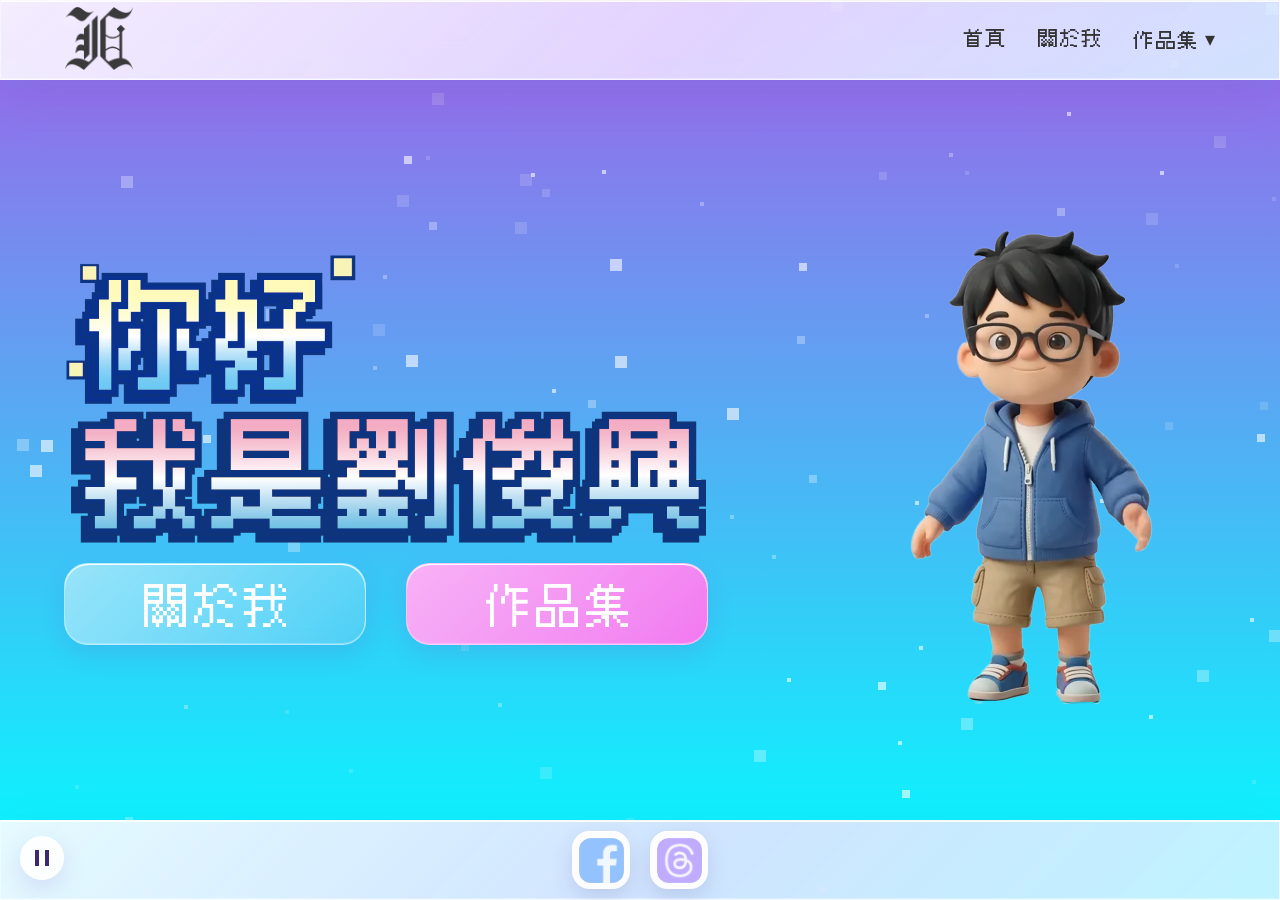
<file: index.html>
<!DOCTYPE html>
<html lang="zh-Hant">

<head>
    <script src="script/analytics-config.js" defer></script>
    <script src="script/analytics.js" defer></script>
    <script src="script/tetris_image_loader.js" defer></script>
    <meta charset="UTF-8">
    <meta name="viewport" content="width=device-width, initial-scale=1.0">
    <meta name="description" content="劉俊興（Isaac Lau Jun Xing）視覺傳達設計作品集，收錄品牌識別、商業海報、政府標案、文字設計與響應式網頁作品。">
    <meta name="author" content="劉俊興">
    <meta name="robots" content="index, follow, max-image-preview:large, max-snippet:-1, max-video-preview:-1">
    <meta name="theme-color" content="#a062e9">
    <meta property="og:type" content="website">
    <meta property="og:locale" content="zh_TW">
    <meta property="og:site_name" content="劉俊興視覺設計作品集">
    <meta property="og:title" content="劉俊興｜視覺傳達設計師作品集">
    <meta property="og:description" content="瀏覽品牌識別、商業海報、政府標案、文字設計與響應式網頁作品。">
    <meta property="og:url" content="https://lauisaac11.github.io/portfolio/">
    <meta property="og:image" content="https://lauisaac11.github.io/portfolio/img/profile-photo.png">
    <meta property="og:image:alt" content="視覺傳達設計師劉俊興個人照">
    <meta name="twitter:card" content="summary_large_image">
    <meta name="twitter:title" content="劉俊興｜視覺傳達設計師作品集">
    <meta name="twitter:description" content="瀏覽品牌識別、商業海報、政府標案、文字設計與響應式網頁作品。">
    <meta name="twitter:image" content="https://lauisaac11.github.io/portfolio/img/profile-photo.png">
    <meta name="twitter:image:alt" content="視覺傳達設計師劉俊興個人照">
    <link rel="canonical" href="https://lauisaac11.github.io/portfolio/">
    <title>劉俊興｜視覺傳達設計師作品集</title>
    <link rel="icon" href="img/my_logo.png" type="image/png">
    <script type="application/ld+json">
    {
        "@context": "https://schema.org",
        "@graph": [
            {
                "@type": "WebSite",
                "@id": "https://lauisaac11.github.io/portfolio/#website",
                "url": "https://lauisaac11.github.io/portfolio/",
                "name": "劉俊興視覺設計作品集",
                "inLanguage": "zh-Hant"
            },
            {
                "@type": "WebPage",
                "@id": "https://lauisaac11.github.io/portfolio/#webpage",
                "url": "https://lauisaac11.github.io/portfolio/",
                "name": "劉俊興｜視覺傳達設計師作品集",
                "description": "劉俊興的視覺傳達設計作品集，涵蓋品牌識別、商業海報、政府標案、文字設計與響應式網頁。",
                "isPartOf": { "@id": "https://lauisaac11.github.io/portfolio/#website" },
                "about": { "@id": "https://lauisaac11.github.io/portfolio/#person" },
                "inLanguage": "zh-Hant"
            },
            {
                "@type": "Person",
                "@id": "https://lauisaac11.github.io/portfolio/#person",
                "name": "劉俊興",
                "alternateName": "Isaac Lau Jun Xing",
                "url": "https://lauisaac11.github.io/portfolio/html/introduction.html",
                "image": "https://lauisaac11.github.io/portfolio/img/profile-photo.png",
                "jobTitle": "視覺傳達設計師"
            }
        ]
    }
    </script>
    <link rel="stylesheet" href="css/index.css">
    <link rel="stylesheet" href="css/particles.css">
    <link rel="stylesheet" href="css/nav.css">
    <link rel="stylesheet" href="css/back_to_top.css">
    <link rel="stylesheet" href="css/liquid_glass.css">
    <link rel="stylesheet" href="css/accessibility.css">
    <link rel="stylesheet" href="css/tetris_image_loader.css">
    <link rel="stylesheet" href="css/konami_rocket.css?v=20260712-ios-backdrop">


</head>


<body>
    <canvas id="particleCanvas" aria-hidden="true"></canvas>
    <a class="site-skip-link" href="#main-content">跳至主要內容</a>

    <header>
        <a href="index.html" aria-label="前往作品集首頁">
            <img src="img/my_logo.png" alt="Logo" width="68" height="63">
        </a>
        <nav class="site-nav" data-site-nav aria-label="主要導覽">
            <button class="menu-toggle" type="button" data-nav-toggle aria-controls="primary-navigation" aria-expanded="false" aria-label="開啟主要導覽選單">
                <span></span>
                <span></span>
                <span></span>
            </button>
            <ul class="nav-links" id="primary-navigation">
                <li><a href="index.html" aria-current="page">首頁</a></li>
                <li><a href="html/introduction.html">關於我</a></li>
                <li class="dropdown" data-nav-dropdown>
                    <button class="dropdown-toggle" type="button" data-dropdown-toggle aria-controls="portfolio-navigation" aria-expanded="false">作品集 ▾</button>
                    <ul class="dropdown-content" id="portfolio-navigation">
                        <li><a href="html/portfolio.html">全部作品</a></li>
                        <li><a href="html/portfolio/ip_design.html">形象設計</a></li>
                        <li><a href="html/portfolio/poster_design.html">海報設計</a></li>
                        <li><a href="html/portfolio/tender_design.html">標案設計</a></li>
                        <li><a href="html/portfolio/text_design.html">文字設計</a></li>
                    </ul>
                </li>
            </ul>
        </nav>
    </header>

    <main id="main-content" tabindex="-1">
        <h1 class="site-visually-hidden">劉俊興視覺設計作品集</h1>
        <div class="left_content_wrapper">
            <img class="hi_isaac_img" src="img/hiIAmIsaac.webp" alt="Hi I am Isaac" width="1100" height="494">
            <div class="left_content">
                <a class="index-btn btn-blue" href="html/introduction.html">
                    <span class="btn-inner"><span>關於我</span></span>
                </a>
                <a class="index-btn btn-pink" href="html/portfolio.html">
                    <span class="btn-inner"><span>作品集</span></span>
                </a>
            </div>
        </div>
        <div class="right_content">
            <div class="my_ip_container" data-hero-media>
                <video class="my_ip my_ip_video"
                       data-hero-video
                       src="video/my_ip.webm"
                       width="704"
                       height="1014"
                       autoplay
                       muted
                       loop
                       playsinline
                       preload="auto"
                       role="img"
                       aria-label="劉俊興的 3D 角色動畫"
                       aria-hidden="true"></video>
                <img class="my_ip my_ip_fallback"
                     data-hero-fallback
                     data-animated-src="img/my_ip-alpha-fallback.webp"
                     data-still-src="img/my_ip-alpha-still.png"
                     src="img/my_ip-alpha-still.png"
                     width="352"
                     height="507"
                     alt="劉俊興的 3D 角色動畫">
            </div>
        </div>
    </main>

    <footer data-clarity-mask="true">
        <a href="https://www.facebook.com/isaaclaujx?locale=zh_TW" target="_blank" rel="noopener noreferrer" aria-label="Facebook（在新分頁開啟）">
            <img width="45" height="45" src="img/fb_logo45X45.png" alt="">
        </a>
        <a href="https://www.threads.com/@junxing0613" target="_blank" rel="noopener noreferrer" aria-label="Threads（在新分頁開啟）">
            <img width="45" height="45" src="img/threads_logo45X45.png" alt="">
        </a>
    </footer>

    <script src="script/accessibility.js"></script>
    <script src="script/hero_media.js"></script>
    <script src="script/particles.js"></script>
    <script src="script/back_to_top.js"></script>
    <script src="script/konami_rocket.js?v=20260712-ios-backdrop" defer></script>
</body>

</html>
</file>
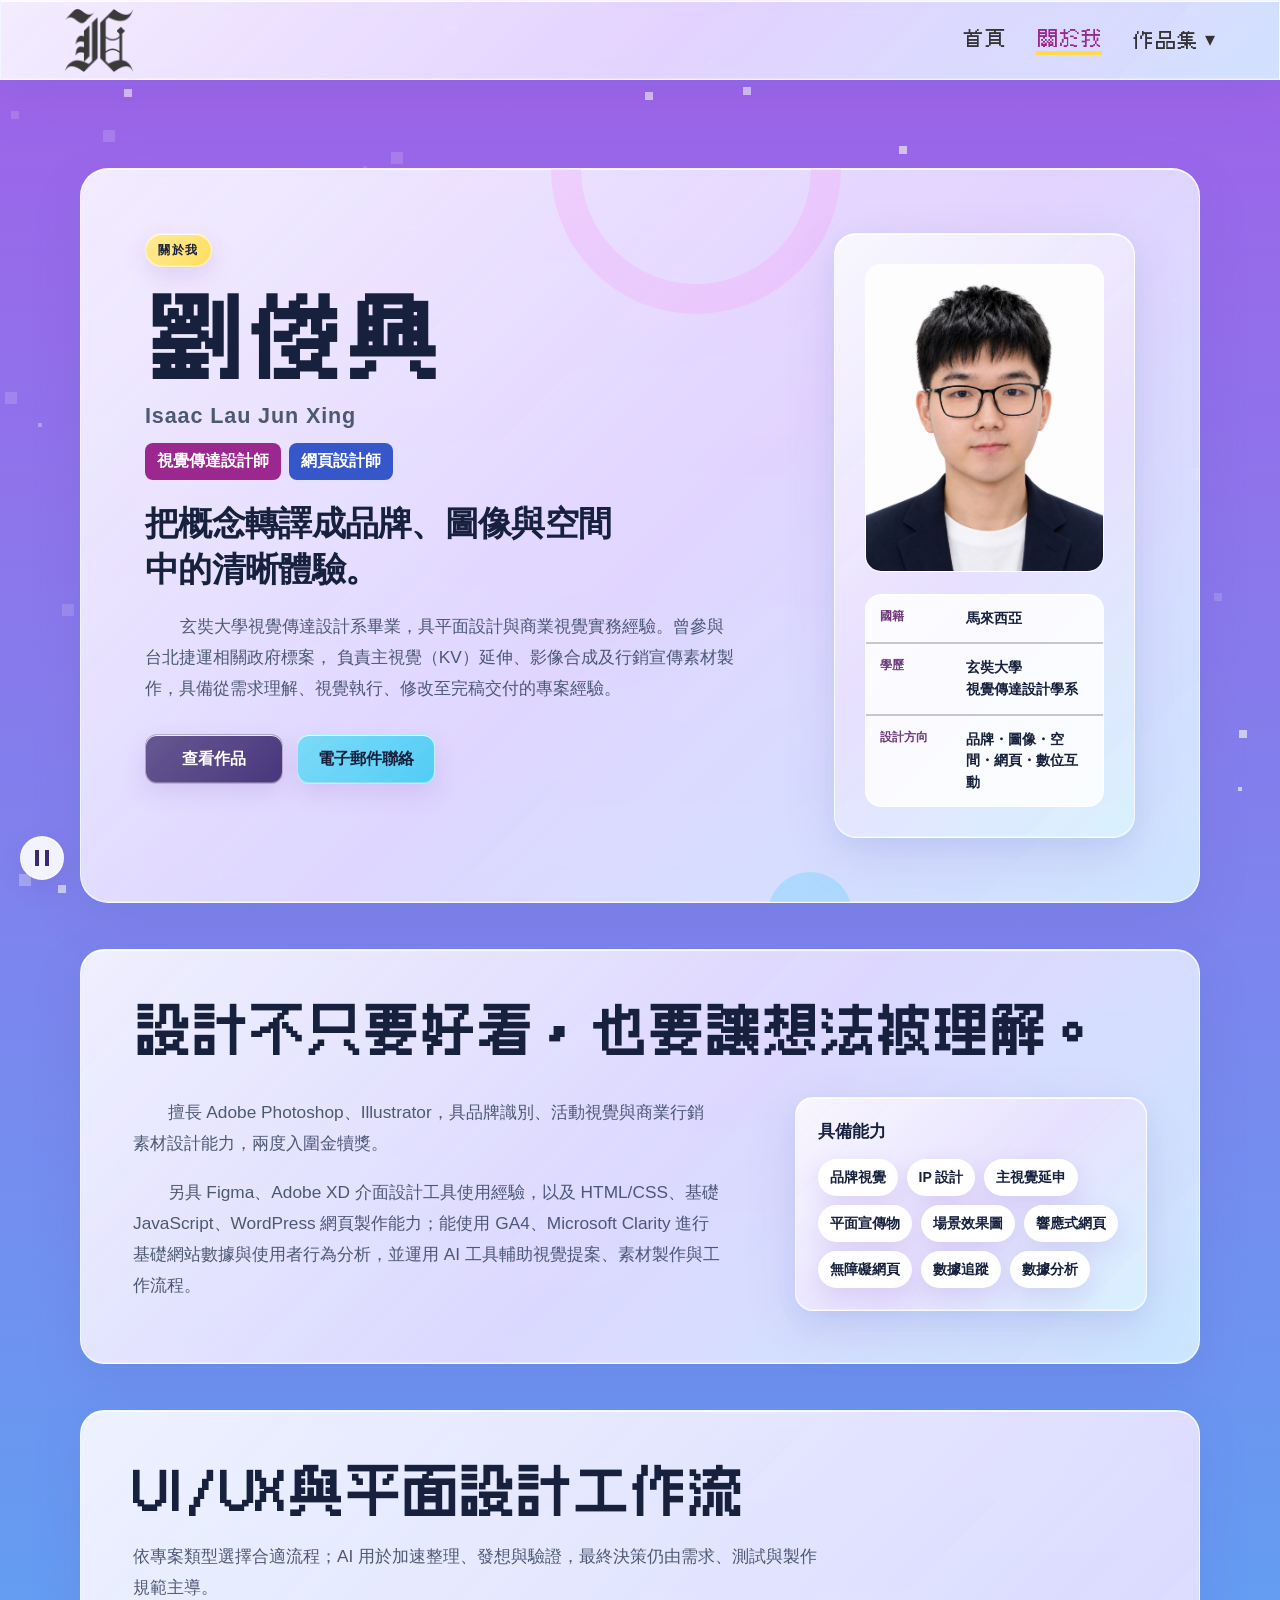
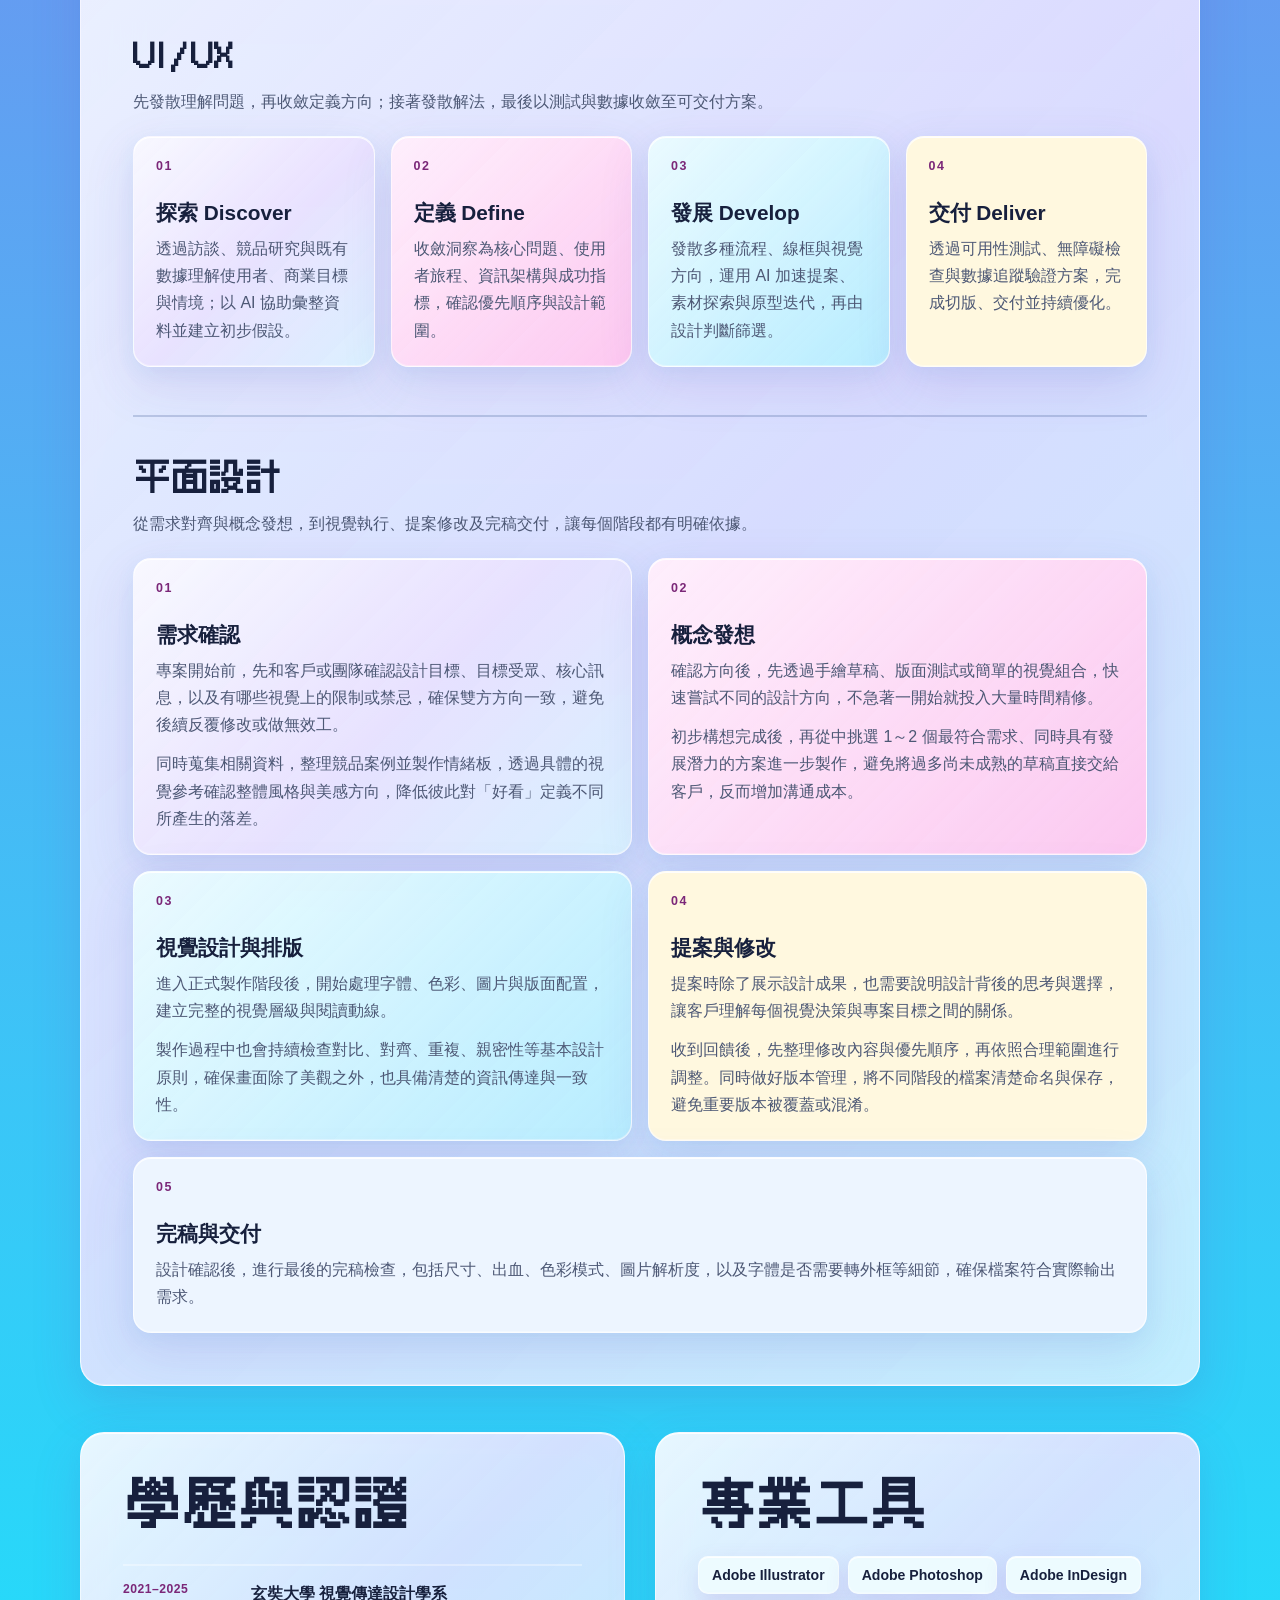
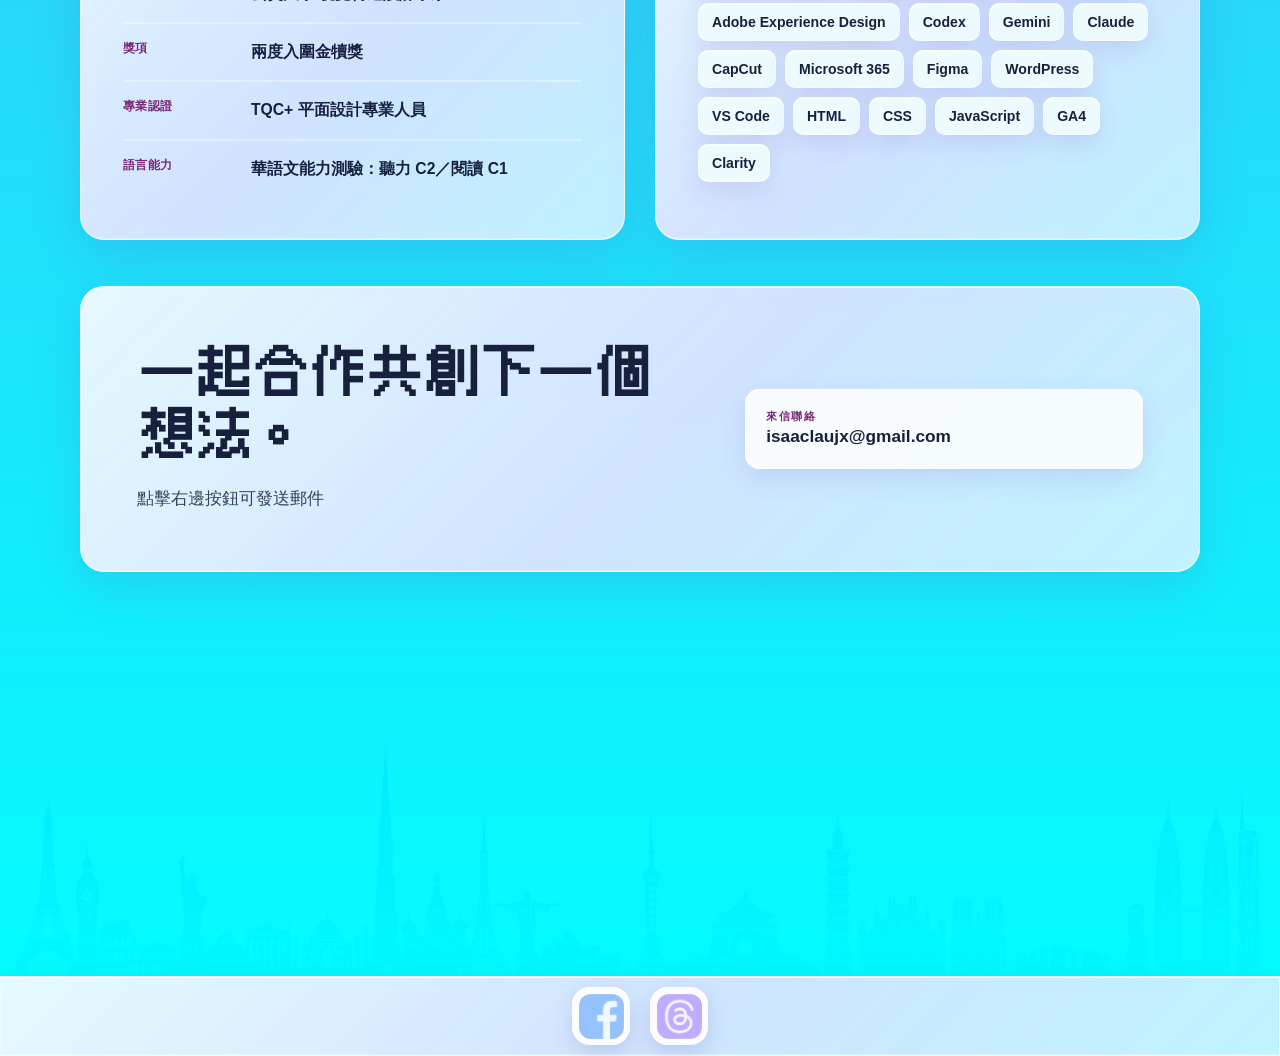
<file: html/introduction.html>
<!DOCTYPE html>
<html lang="zh-Hant">

<head>
    <script src="../script/analytics-config.js" defer></script>
    <script src="../script/analytics.js" defer></script>
    <script src="../script/tetris_image_loader.js" defer></script>
    <meta charset="UTF-8">
    <meta name="viewport" content="width=device-width, initial-scale=1.0">
    <meta name="description" content="認識視覺傳達設計師劉俊興：具商業視覺與政府標案經驗，擅長品牌識別、平面設計流程、網頁切版、UI/UX、數據追蹤與 AI 輔助設計。">
    <meta name="author" content="劉俊興">
    <meta name="robots" content="index, follow, max-image-preview:large, max-snippet:-1, max-video-preview:-1">
    <meta name="theme-color" content="#a062e9">
    <meta property="og:type" content="website">
    <meta property="og:locale" content="zh_TW">
    <meta property="og:site_name" content="劉俊興視覺設計作品集">
    <meta property="og:title" content="關於劉俊興｜視覺傳達設計師與網頁設計">
    <meta property="og:description" content="商業視覺、政府標案、品牌識別、網頁切版與 AI 輔助設計經驗。">
    <meta property="og:url" content="https://lauisaac11.github.io/portfolio/html/introduction.html">
    <meta property="og:image" content="https://lauisaac11.github.io/portfolio/img/profile-photo.png">
    <meta property="og:image:alt" content="視覺傳達設計師劉俊興個人照">
    <meta name="twitter:card" content="summary_large_image">
    <meta name="twitter:title" content="關於劉俊興｜視覺傳達設計師與網頁設計">
    <meta name="twitter:description" content="商業視覺、政府標案、品牌識別、網頁切版與 AI 輔助設計經驗。">
    <meta name="twitter:image" content="https://lauisaac11.github.io/portfolio/img/profile-photo.png">
    <meta name="twitter:image:alt" content="視覺傳達設計師劉俊興個人照">
    <link rel="canonical" href="https://lauisaac11.github.io/portfolio/html/introduction.html">
    <link rel="icon" href="../img/my_logo.png" type="image/png">
    <title>關於劉俊興｜視覺傳達設計師與網頁設計</title>
    <script type="application/ld+json">
    {
        "@context": "https://schema.org",
        "@graph": [
            {
                "@type": "ProfilePage",
                "@id": "https://lauisaac11.github.io/portfolio/html/introduction.html#webpage",
                "url": "https://lauisaac11.github.io/portfolio/html/introduction.html",
                "name": "關於劉俊興｜視覺傳達設計師與網頁設計",
                "description": "劉俊興的商業視覺、政府標案、品牌識別、網頁切版與 AI 輔助設計經驗。",
                "isPartOf": { "@id": "https://lauisaac11.github.io/portfolio/#website" },
                "mainEntity": {
                    "@type": "Person",
                    "@id": "https://lauisaac11.github.io/portfolio/#person",
                    "name": "劉俊興",
                    "alternateName": "Isaac Lau Jun Xing",
                    "image": "https://lauisaac11.github.io/portfolio/img/profile-photo.png",
                    "jobTitle": "視覺傳達設計師",
                    "alumniOf": {
                        "@type": "CollegeOrUniversity",
                        "name": "玄奘大學"
                    },
                    "knowsAbout": [
                        "品牌識別",
                        "商業海報設計",
                        "政府標案視覺設計",
                        "UI/UX 雙鑽石工作流",
                        "平面設計專案流程",
                        "數據追蹤與分析",
                        "HTML/CSS 網頁切版",
                        "JavaScript",
                        "影片剪輯",
                        "AI 輔助設計"
                    ],
                    "sameAs": [
                        "https://www.facebook.com/isaaclaujx",
                        "https://www.threads.com/@junxing0613"
                    ]
                },
                "inLanguage": "zh-Hant"
            },
            {
                "@type": "BreadcrumbList",
                "itemListElement": [
                    {
                        "@type": "ListItem",
                        "position": 1,
                        "name": "首頁",
                        "item": "https://lauisaac11.github.io/portfolio/"
                    },
                    {
                        "@type": "ListItem",
                        "position": 2,
                        "name": "關於我",
                        "item": "https://lauisaac11.github.io/portfolio/html/introduction.html"
                    }
                ]
            }
        ]
    }
    </script>
    <link rel="stylesheet" href="../css/css.css">
    <link rel="stylesheet" href="../css/nav.css">
    <link rel="stylesheet" href="../css/px_spaceship.css">
    <link rel="stylesheet" href="../css/introduction.css">
    <link rel="stylesheet" href="../css/particles.css">
    <link rel="stylesheet" href="../css/back_to_top.css">
    <link rel="stylesheet" href="../css/liquid_glass.css">
    <link rel="stylesheet" href="../css/accessibility.css">
    <link rel="stylesheet" href="../css/tetris_image_loader.css">
    <link rel="stylesheet" href="../css/konami_rocket.css?v=20260712-ios-backdrop">
</head>

<body class="about-body" data-analytics-clarity="disabled">
    <canvas id="particleCanvas" aria-hidden="true"></canvas>
    <a class="site-skip-link" href="#main-content">跳至主要內容</a>

    <header>
        <!-- 保留 alt="Logo"：手機版七連點彩蛋以此作為觸發目標。 -->
        <a href="../index.html" aria-label="前往作品集首頁">
            <img src="../img/my_logo.png" alt="Logo" width="68" height="63">
        </a>
        <nav class="site-nav" data-site-nav aria-label="主要導覽">
            <button class="menu-toggle" type="button" data-nav-toggle aria-controls="primary-navigation" aria-expanded="false" aria-label="開啟主要導覽選單">
                <span></span>
                <span></span>
                <span></span>
            </button>
            <ul class="nav-links" id="primary-navigation">
                <li><a href="../index.html">首頁</a></li>
                <li><a href="introduction.html" aria-current="page">關於我</a></li>
                <li class="dropdown" data-nav-dropdown>
                    <button class="dropdown-toggle" type="button" data-dropdown-toggle aria-controls="portfolio-navigation" aria-expanded="false">作品集 ▾</button>
                    <ul class="dropdown-content" id="portfolio-navigation">
                        <li><a href="portfolio.html">全部作品</a></li>
                        <li><a href="portfolio/ip_design.html">形象設計</a></li>
                        <li><a href="portfolio/poster_design.html">海報設計</a></li>
                        <li><a href="portfolio/tender_design.html">標案設計</a></li>
                        <li><a href="portfolio/text_design.html">文字設計</a></li>
                    </ul>
                </li>
            </ul>
        </nav>
    </header>

    <main class="about-main" id="main-content" tabindex="-1" data-clarity-mask="true">
        <section class="about-hero" aria-labelledby="about-title">
            <div class="about-hero__copy">
                <p class="about-kicker">關於我</p>
                <h1 class="about-title" id="about-title">
                    劉俊興
                    <span lang="en">Isaac Lau Jun Xing</span>
                </h1>
                <div class="about-roles" aria-label="專業角色">
                    <p class="about-role">視覺傳達設計師</p>
                    <p class="about-role">網頁設計師</p>
                </div>
                <p class="about-lead">把概念轉譯成品牌、圖像與空間中的清晰體驗。</p>
                <p class="about-summary about-text-indent">
                    玄奘大學視覺傳達設計系畢業，具平面設計與商業視覺實務經驗。曾參與台北捷運相關政府標案，
                    負責主視覺（KV）延伸、影像合成及行銷宣傳素材製作，具備從需求理解、視覺執行、修改至完稿交付的專案經驗。
                </p>
                <div class="about-actions" aria-label="主要行動">
                    <a class="about-button about-button--primary" href="portfolio.html">查看作品</a>
                    <a class="about-button about-button--secondary"
                       href="#email-contact-dialog"
                       aria-haspopup="dialog"
                       aria-controls="email-contact-dialog"
                       data-analytics-event="contact_cta_click"
                       data-analytics-location="about_hero"
                       data-email-contact>電子郵件聯絡</a>
                </div>
            </div>

            <div class="about-snapshot">
                <div class="about-snapshot__brand">
                    <img class="about-snapshot__photo"
                         src="../img/profile-photo.png"
                         alt="劉俊興個人照"
                         width="1059"
                         height="1363"
                         decoding="async"
                         fetchpriority="high">
                </div>
                <dl class="about-facts">
                    <div>
                        <dt>國籍</dt>
                        <dd>馬來西亞</dd>
                    </div>
                    <div>
                        <dt>學歷</dt>
                        <dd>玄奘大學<br>視覺傳達設計學系</dd>
                    </div>
                    <div>
                        <dt>設計方向</dt>
                        <dd>品牌・圖像・空間・網頁・數位互動</dd>
                    </div>
                </dl>
            </div>
        </section>

        <section class="about-section about-story" aria-labelledby="about-story-title">
            <div class="about-section__heading">
                <!-- <p class="about-section__index">01／個人簡介</p> -->
                <h2 id="about-story-title">設計不只要好看，也要讓想法被理解。</h2>
            </div>
            <div class="about-story__content">
                <div class="about-story__copy">
                   <p class="about-text-indent">
                        擅長 Adobe Photoshop、Illustrator，具品牌識別、活動視覺與商業行銷素材設計能力，兩度入圍金犢獎。
                    </p>
                    <p class="about-text-indent">
                        另具 Figma、Adobe XD 介面設計工具使用經驗，以及 HTML/CSS、基礎 JavaScript、WordPress 網頁製作能力；能使用 GA4、Microsoft Clarity 進行基礎網站數據與使用者行為分析，並運用 AI 工具輔助視覺提案、素材製作與工作流程。
                    </p>
                </div>
                <div class="about-scope" aria-labelledby="about-scope-title">
                    <h3 id="about-scope-title">具備能力</h3>
                    <ul>
                        <li>品牌視覺</li>
                        <li>IP 設計</li>
                        <li>主視覺延申</li>
                        <li>平面宣傳物</li>
                        <li>場景效果圖</li>
                        <li>響應式網頁</li>
                        <li>無障礙網頁</li>
                        <li>數據追蹤</li>
                        <li>數據分析</li>
                    </ul>
                </div>
            </div>
        </section>

        <section class="about-section" aria-labelledby="about-method-title">
            <div class="about-section__heading about-section__heading--method">
                <div>
                    <!-- <p class="about-section__index">02／工作流程</p> -->
                    <h2 id="about-method-title">UI/UX與平面設計工作流</h2>
                </div>
                <p>依專案類型選擇合適流程；AI 用於加速整理、發想與驗證，最終決策仍由需求、測試與製作規範主導。</p>
            </div>
            <section class="about-workflow" aria-labelledby="about-ux-workflow-title">
                <div class="about-workflow__heading">
                    <h3 class="about-workflow__title" id="about-ux-workflow-title">UI/UX</h3>
                    <p>先發散理解問題，再收斂定義方向；接著發散解法，最後以測試與數據收斂至可交付方案。</p>
                </div>
                <ol class="about-methods about-methods--ux">
                    <li>
                        <span class="about-methods__number">01</span>
                        <h3>探索 Discover</h3>
                        <p>透過訪談、競品研究與既有數據理解使用者、商業目標與情境；以 AI 協助彙整資料並建立初步假設。</p>
                    </li>
                    <li>
                        <span class="about-methods__number">02</span>
                        <h3>定義 Define</h3>
                        <p>收斂洞察為核心問題、使用者旅程、資訊架構與成功指標，確認優先順序與設計範圍。</p>
                    </li>
                    <li>
                        <span class="about-methods__number">03</span>
                        <h3>發展 Develop</h3>
                        <p>發散多種流程、線框與視覺方向，運用 AI 加速提案、素材探索與原型迭代，再由設計判斷篩選。</p>
                    </li>
                    <li>
                        <span class="about-methods__number">04</span>
                        <h3>交付 Deliver</h3>
                        <p>透過可用性測試、無障礙檢查與數據追蹤驗證方案，完成切版、交付並持續優化。</p>
                    </li>
                </ol>
            </section>

            <section class="about-workflow" aria-labelledby="about-graphic-workflow-title">
                <div class="about-workflow__heading">
                    <h3 class="about-workflow__title" id="about-graphic-workflow-title">平面設計</h3>
                    <p>從需求對齊與概念發想，到視覺執行、提案修改及完稿交付，讓每個階段都有明確依據。</p>
                </div>
                <ol class="about-methods about-methods--graphic">
                    <li>
                        <span class="about-methods__number">01</span>
                        <h3>需求確認</h3>
                        <p>專案開始前，先和客戶或團隊確認設計目標、目標受眾、核心訊息，以及有哪些視覺上的限制或禁忌，確保雙方方向一致，避免後續反覆修改或做無效工。</p>
                        <p>同時蒐集相關資料，整理競品案例並製作情緒板，透過具體的視覺參考確認整體風格與美感方向，降低彼此對「好看」定義不同所產生的落差。</p>
                    </li>
                    <li>
                        <span class="about-methods__number">02</span>
                        <h3>概念發想</h3>
                        <p>確認方向後，先透過手繪草稿、版面測試或簡單的視覺組合，快速嘗試不同的設計方向，不急著一開始就投入大量時間精修。</p>
                        <p>初步構想完成後，再從中挑選 1～2 個最符合需求、同時具有發展潛力的方案進一步製作，避免將過多尚未成熟的草稿直接交給客戶，反而增加溝通成本。</p>
                    </li>
                    <li>
                        <span class="about-methods__number">03</span>
                        <h3>視覺設計與排版</h3>
                        <p>進入正式製作階段後，開始處理字體、色彩、圖片與版面配置，建立完整的視覺層級與閱讀動線。</p>
                        <p>製作過程中也會持續檢查對比、對齊、重複、親密性等基本設計原則，確保畫面除了美觀之外，也具備清楚的資訊傳達與一致性。</p>
                    </li>
                    <li>
                        <span class="about-methods__number">04</span>
                        <h3>提案與修改</h3>
                        <p>提案時除了展示設計成果，也需要說明設計背後的思考與選擇，讓客戶理解每個視覺決策與專案目標之間的關係。</p>
                        <p>收到回饋後，先整理修改內容與優先順序，再依照合理範圍進行調整。同時做好版本管理，將不同階段的檔案清楚命名與保存，避免重要版本被覆蓋或混淆。</p>
                    </li>
                    <li>
                        <span class="about-methods__number">05</span>
                        <h3>完稿與交付</h3>
                        <p>設計確認後，進行最後的完稿檢查，包括尺寸、出血、色彩模式、圖片解析度，以及字體是否需要轉外框等細節，確保檔案符合實際輸出需求。</p>
                    </li>
                </ol>
            </section>
        </section>

        <div class="about-details">
            <section class="about-detail-card" aria-labelledby="about-credentials-title">
                <!-- <p class="about-section__index">03</p> -->
                <h2 id="about-credentials-title">學歷與認證</h2>
                <ul class="about-credentials">
                    <li>
                        <span>2021–2025</span>
                        <strong>玄奘大學 視覺傳達設計學系</strong>
                    </li>
                    <li>
                        <span>獎項</span>
                        <strong>兩度入圍金犢獎</strong>
                    </li>
                    <li>
                        <span>專業認證</span>
                        <strong>TQC+ 平面設計專業人員</strong>
                    </li>
                    <li>
                        <span>語言能力</span>
                        <strong>華語文能力測驗：聽力 C2／閱讀 C1</strong>
                    </li>
                </ul>
            </section>

            <section class="about-detail-card" aria-labelledby="about-tools-title">
                <!-- <p class="about-section__index">04</p> -->
                <h2 id="about-tools-title">專業工具</h2>
                <br>
                <!-- <p class="about-detail-card__intro">依照專案目的選擇合適工具，讓視覺與執行保持一致。</p> -->
                <ul class="about-tool-list">
                    <li>Adobe Illustrator</li>
                    <li>Adobe Photoshop</li>
                    <li>Adobe InDesign</li>
                    <li>Adobe Experience Design</li>
                    <li>Codex</li>
                    <li>Gemini</li>
                    <li>Claude</li>
                    <li>CapCut</li>
                    <li>Microsoft 365</li>
                    <li>Figma</li>
                    <li>WordPress</li>
                    <li>VS Code</li>
                    <li>HTML</li>
                    <li>CSS</li>
                    <li>JavaScript</li>
                    <li>GA4</li>
                    <li>Clarity</li>
                </ul>
            </section>
        </div>

        <section class="about-contact" aria-labelledby="about-contact-title">
            <div>
                <!-- <p class="about-section__index">05／聯絡方式</p> -->
                <h2 id="about-contact-title">一起合作共創下一個想法。</h2>
                <p>點擊右邊按鈕可發送郵件</p>
            </div>
            <a class="about-contact__email"
               href="#email-contact-dialog"
               aria-haspopup="dialog"
               aria-controls="email-contact-dialog"
               data-analytics-event="contact_cta_click"
               data-analytics-location="about_contact"
               data-email-contact>
                <span>來信聯絡</span>
                isaaclaujx@gmail.com
            </a>
        </section>
    </main>

    <dialog class="about-email-dialog"
            id="email-contact-dialog"
            data-email-dialog
            data-clarity-mask="true"
            aria-labelledby="about-email-dialog-title"
            aria-describedby="about-email-dialog-description">
        <div class="about-email-dialog__panel">
            <button class="about-email-dialog__close"
                    type="button"
                    data-email-dialog-close
                    aria-label="關閉電子郵件聯絡視窗">×</button>
            <p class="about-email-dialog__kicker">電子郵件聯絡</p>
            <h2 id="about-email-dialog-title">選擇寄信方式</h2>
            <p id="about-email-dialog-description">
                可使用 Gmail 網頁版、裝置的郵件程式，或直接複製 Email。
            </p>
            <p class="about-email-dialog__address">isaaclaujx@gmail.com</p>
            <div class="about-email-dialog__actions">
                <a class="about-email-dialog__option about-email-dialog__option--primary"
                   href="#email-gmail"
                   data-analytics-event="contact_email_click"
                   data-analytics-method="gmail"
                   data-email-action="gmail"
                   data-email-dialog-option>使用 Gmail 網頁版</a>
                <a class="about-email-dialog__option"
                   href="#email-mailto"
                   data-analytics-event="contact_email_click"
                   data-analytics-method="mailto"
                   data-email-action="mailto"
                   data-email-dialog-option>開啟郵件程式</a>
                <button class="about-email-dialog__option"
                        type="button"
                        data-analytics-event="contact_email_click"
                        data-analytics-method="copy"
                        data-email-copy>複製 Email</button>
            </div>
            <p class="about-email-dialog__status"
               data-email-status
               role="status"
               aria-live="polite"></p>
        </div>
    </dialog>

    <noscript>
        <p>JavaScript 未啟用時，請使用 <a href="mailto:isaaclaujx@gmail.com">isaaclaujx@gmail.com</a> 聯絡。</p>
    </noscript>

    <div class="space-container" aria-hidden="true">
        <img class="looping-ship" src="../img/px_spaceship.gif" alt="" width="2113" height="660">
    </div>

    <img class="bottom-building" src="../img/169426.webp" alt="" aria-hidden="true" width="1920" height="200">

    <footer data-clarity-mask="true">
        <a href="https://www.facebook.com/isaaclaujx?locale=zh_TW" target="_blank" rel="noopener noreferrer" aria-label="Facebook（在新分頁開啟）">
            <img width="45" height="45" src="../img/fb_logo45X45.png" alt="">
        </a>
        <a href="https://www.threads.com/@junxing0613" target="_blank" rel="noopener noreferrer" aria-label="Threads（在新分頁開啟）">
            <img width="45" height="45" src="../img/threads_logo45X45.png" alt="">
        </a>
    </footer>

    <script src="../script/accessibility.js"></script>
    <script src="../script/particles.js"></script>
    <script src="../script/email_contact.js" defer></script>
    <script src="../script/back_to_top.js"></script>
    <script src="../script/konami_rocket.js?v=20260712-ios-backdrop" defer></script>
</body>

</html>
</file>
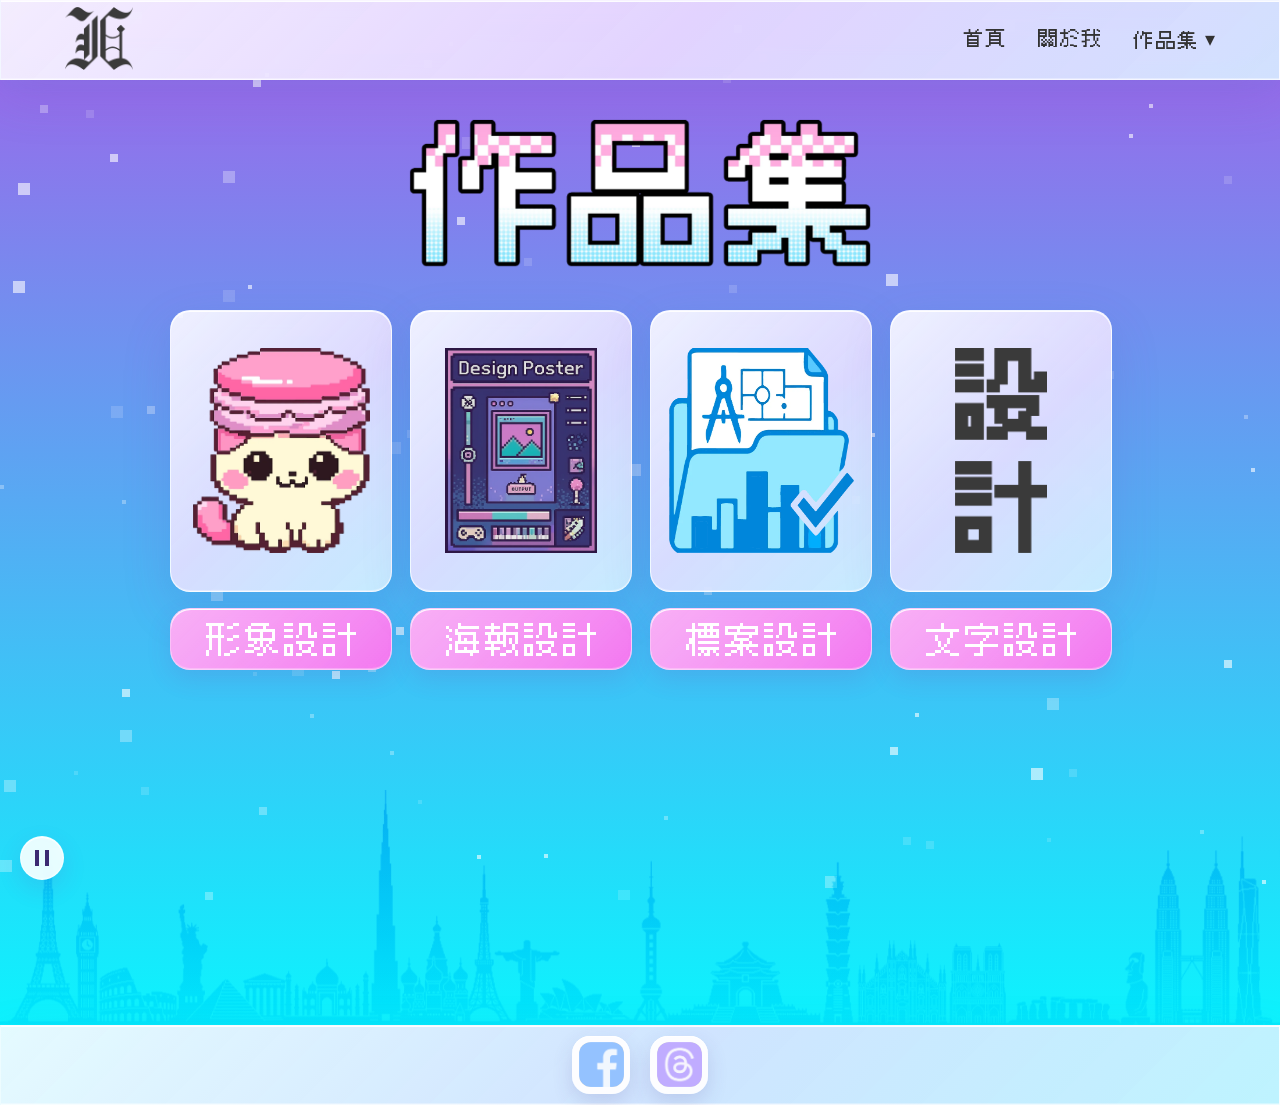
<file: html/portfolio.html>
<!DOCTYPE html>
<html lang="zh-Hant">

<head>
    <script src="../script/analytics-config.js" defer></script>
    <script src="../script/analytics.js" defer></script>
    <script src="../script/tetris_image_loader.js" defer></script>
    <meta charset="UTF-8">
    <meta name="viewport" content="width=device-width, initial-scale=1.0">
    <meta name="description" content="瀏覽劉俊興的視覺傳達設計作品，包含品牌形象、商業海報、政府標案主視覺與文字設計等完整作品分類。">
    <meta name="author" content="劉俊興">
    <meta name="robots" content="index, follow, max-image-preview:large, max-snippet:-1, max-video-preview:-1">
    <meta name="theme-color" content="#a062e9">
    <meta property="og:type" content="website">
    <meta property="og:locale" content="zh_TW">
    <meta property="og:site_name" content="劉俊興視覺設計作品集">
    <meta property="og:title" content="作品集｜劉俊興視覺傳達設計">
    <meta property="og:description" content="瀏覽品牌形象、商業海報、政府標案主視覺與文字設計作品。">
    <meta property="og:url" content="https://lauisaac11.github.io/portfolio/html/portfolio.html">
    <meta property="og:image" content="https://lauisaac11.github.io/portfolio/img/poster_design/Anessa_%E9%98%B2%E6%9B%AC.png">
    <meta property="og:image:alt" content="劉俊興作品集中的 ANESSA 防曬海報">
    <meta name="twitter:card" content="summary_large_image">
    <meta name="twitter:title" content="作品集｜劉俊興視覺傳達設計">
    <meta name="twitter:description" content="瀏覽品牌形象、商業海報、政府標案主視覺與文字設計作品。">
    <meta name="twitter:image" content="https://lauisaac11.github.io/portfolio/img/poster_design/Anessa_%E9%98%B2%E6%9B%AC.png">
    <meta name="twitter:image:alt" content="劉俊興作品集中的 ANESSA 防曬海報">
    <link rel="canonical" href="https://lauisaac11.github.io/portfolio/html/portfolio.html">
    <link rel="icon" href="../img/my_logo.png" type="image/png">
    <title>作品集｜劉俊興視覺傳達設計</title>
    <script type="application/ld+json">
    {
        "@context": "https://schema.org",
        "@graph": [
            {
                "@type": "CollectionPage",
                "@id": "https://lauisaac11.github.io/portfolio/html/portfolio.html#webpage",
                "url": "https://lauisaac11.github.io/portfolio/html/portfolio.html",
                "name": "作品集｜劉俊興視覺傳達設計",
                "description": "劉俊興的品牌形象、商業海報、政府標案主視覺與文字設計作品分類。",
                "isPartOf": { "@id": "https://lauisaac11.github.io/portfolio/#website" },
                "about": { "@id": "https://lauisaac11.github.io/portfolio/#person" },
                "mainEntity": {
                    "@type": "ItemList",
                    "itemListElement": [
                        {
                            "@type": "ListItem",
                            "position": 1,
                            "name": "形象設計",
                            "url": "https://lauisaac11.github.io/portfolio/html/portfolio/ip_design.html"
                        },
                        {
                            "@type": "ListItem",
                            "position": 2,
                            "name": "海報設計",
                            "url": "https://lauisaac11.github.io/portfolio/html/portfolio/poster_design.html"
                        },
                        {
                            "@type": "ListItem",
                            "position": 3,
                            "name": "標案設計",
                            "url": "https://lauisaac11.github.io/portfolio/html/portfolio/tender_design.html"
                        },
                        {
                            "@type": "ListItem",
                            "position": 4,
                            "name": "文字設計",
                            "url": "https://lauisaac11.github.io/portfolio/html/portfolio/text_design.html"
                        }
                    ]
                },
                "inLanguage": "zh-Hant"
            },
            {
                "@type": "BreadcrumbList",
                "itemListElement": [
                    {
                        "@type": "ListItem",
                        "position": 1,
                        "name": "首頁",
                        "item": "https://lauisaac11.github.io/portfolio/"
                    },
                    {
                        "@type": "ListItem",
                        "position": 2,
                        "name": "作品集",
                        "item": "https://lauisaac11.github.io/portfolio/html/portfolio.html"
                    }
                ]
            }
        ]
    }
    </script>
    <link rel="stylesheet" href="../css/css.css">
    <link rel="stylesheet" href="../css/nav.css">
    <link rel="stylesheet" href="../css/px_spaceship.css">
    <link rel="stylesheet" href="../css/particles.css">
    <link rel="stylesheet" href="../css/back_to_top.css">
    <link rel="stylesheet" href="../css/liquid_glass.css">
    <link rel="stylesheet" href="../css/accessibility.css">
    <link rel="stylesheet" href="../css/tetris_image_loader.css">
    <link rel="stylesheet" href="../css/konami_rocket.css?v=20260712-ios-backdrop">
</head>

<body>
    <canvas id="particleCanvas" aria-hidden="true"></canvas>
    <a class="site-skip-link" href="#main-content">跳至主要內容</a>

    <header>
        <!-- 保留 alt="Logo"：手機版七連點彩蛋以此作為觸發目標。 -->
        <a href="../index.html" aria-label="前往作品集首頁">
            <img src="../img/my_logo.png" alt="Logo" width="68" height="63">
        </a>
        <nav class="site-nav" data-site-nav aria-label="主要導覽">
            <button class="menu-toggle" type="button" data-nav-toggle aria-controls="primary-navigation" aria-expanded="false" aria-label="開啟主要導覽選單">
                <span></span>
                <span></span>
                <span></span>
            </button>
            <ul class="nav-links" id="primary-navigation">
                <li><a href="../index.html">首頁</a></li>
                <li><a href="introduction.html">關於我</a></li>
                <li class="dropdown" data-nav-dropdown>
                    <button class="dropdown-toggle" type="button" data-dropdown-toggle aria-controls="portfolio-navigation" aria-expanded="false">作品集 ▾</button>
                    <ul class="dropdown-content" id="portfolio-navigation">
                        <li><a href="portfolio.html" aria-current="page">全部作品</a></li>
                        <li><a href="portfolio/ip_design.html">形象設計</a></li>
                        <li><a href="portfolio/poster_design.html">海報設計</a></li>
                        <li><a href="portfolio/tender_design.html">標案設計</a></li>
                        <li><a href="portfolio/text_design.html">文字設計</a></li>
                    </ul>
                </li>
            </ul>
        </nav>
    </header>

    <main id="main-content" tabindex="-1" style="flex: 1;">
        <h1 class="site-visually-hidden">作品集分類</h1>
        <div class="logo-type-container">
            <img src="../img/protfolio_logotype.webp" alt="作品集" width="2528" height="802">
        </div>

        <div class="portfolio-container" data-analytics-section="portfolio">
            <div class="card">
                <div class="card-top">
                    <img style="width: 177px; height: 205px;" src="../img/macarons_px.webp" alt="形象設計">
                </div>
                <a class="card-btn" href="portfolio/ip_design.html">
                    <span class="btn-inner"><span>形象設計</span></span>
                </a>
            </div>

            <div class="card">
                <div class="card-top">
                    <img style="width: 152px; height: 205px;" src="../img/poster_design185X205.webp" alt="海報設計">
                </div>
                <a class="card-btn" href="portfolio/poster_design.html">
                    <span class="btn-inner"><span>海報設計</span></span>
                </a>
            </div>

            <div class="card">
                <div class="card-top">
                    <img style="width: 185px; height: 205px;" src="../img/tender_design.webp" alt="標案設計">
                </div>
                <a class="card-btn" href="portfolio/tender_design.html">
                    <span class="btn-inner"><span>標案設計</span></span>
                </a>
            </div>

            <div class="card">
                <div class="card-top">
                    <img style="width: 92px; height: 205px;" src="../img/text_design92X205.webp" alt="文字設計">
                </div>
                <a class="card-btn" href="portfolio/text_design.html">
                    <span class="btn-inner"><span>文字設計</span></span>
                </a>
            </div>
        </div>
    </main>

    <div class="space-container" aria-hidden="true">
        <img class="looping-ship" src="../img/px_spaceship.gif" alt="" width="2113" height="660">
    </div>

    <img class="bottom-building" src="../img/169426.webp" alt="" aria-hidden="true" width="1920" height="200">

    <footer data-clarity-mask="true">
        <a href="https://www.facebook.com/isaaclaujx?locale=zh_TW" target="_blank" rel="noopener noreferrer" aria-label="Facebook（在新分頁開啟）">
            <img width="45" height="45" src="../img/fb_logo45X45.png" alt="">
        </a>
        <a href="https://www.threads.com/@junxing0613" target="_blank" rel="noopener noreferrer" aria-label="Threads（在新分頁開啟）">
            <img width="45" height="45" src="../img/threads_logo45X45.png" alt="">
        </a>
    </footer>

    <script src="../script/accessibility.js"></script>
    <script src="../script/particles.js"></script>
    <script src="../script/back_to_top.js"></script>
    <script src="../script/konami_rocket.js?v=20260712-ios-backdrop" defer></script>
</body>

</html>
</file>
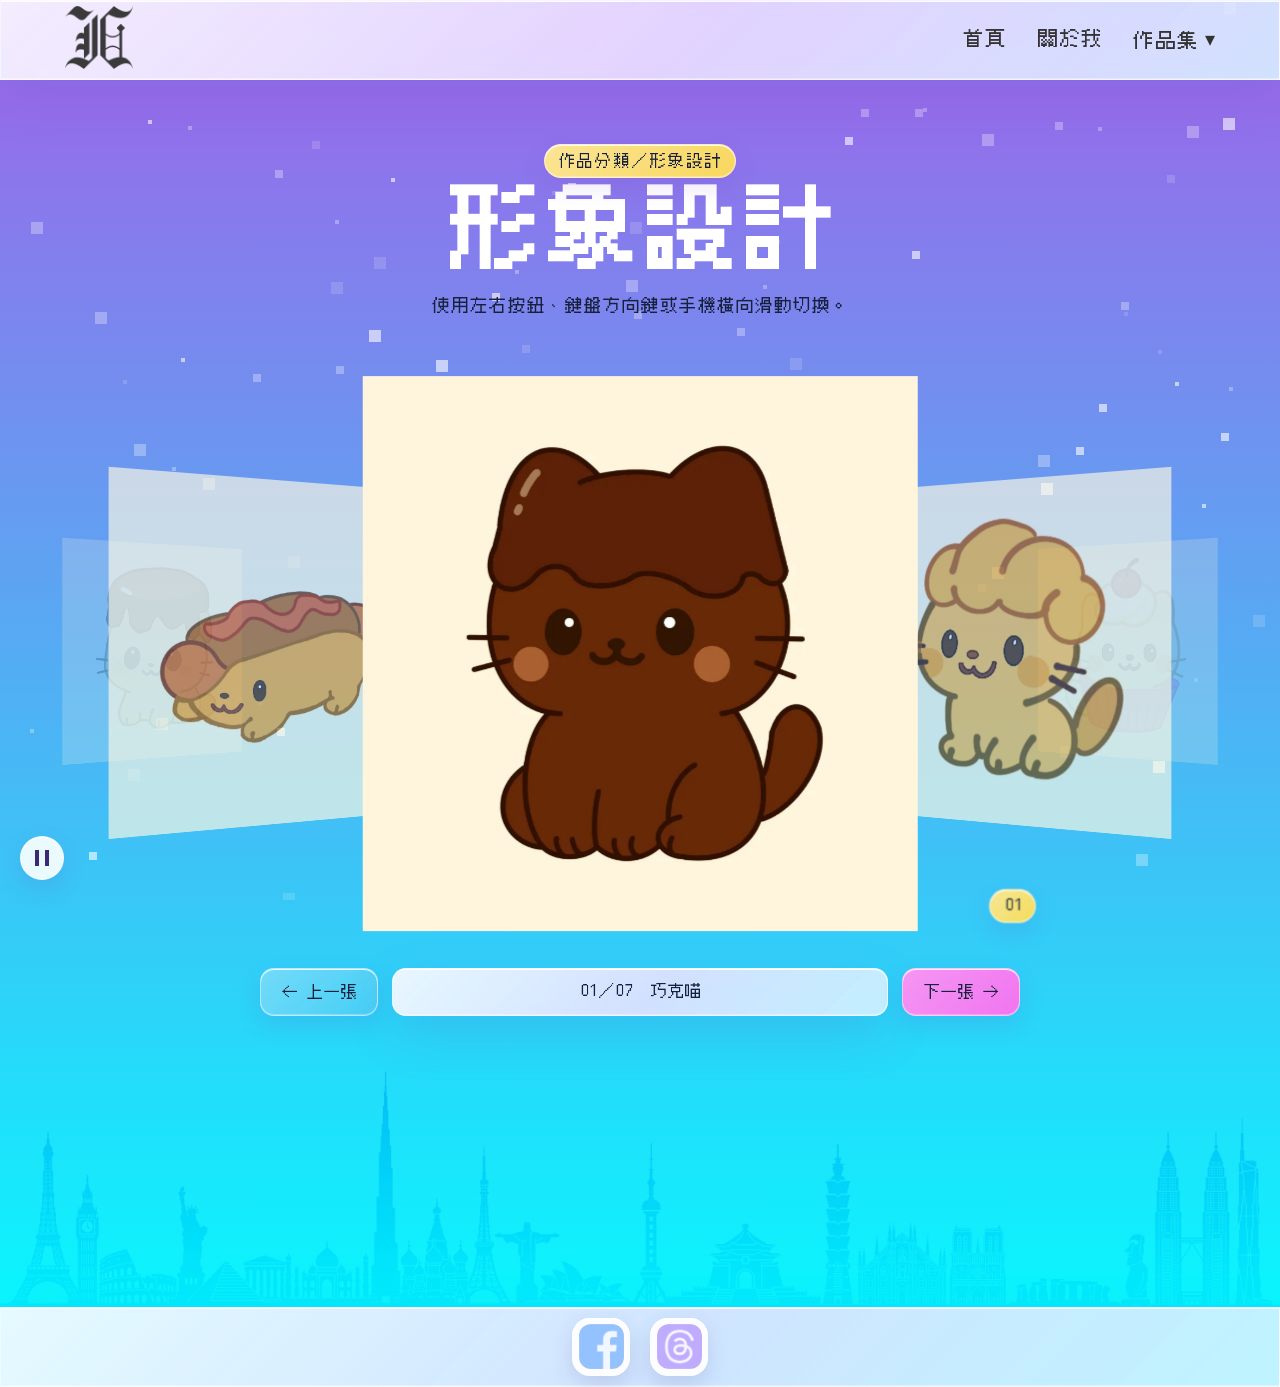
<file: html/portfolio/ip_design.html>
<!DOCTYPE html>
<html lang="zh-Hant">

<head>
    <script src="../../script/analytics-config.js" defer></script>
    <script src="../../script/analytics.js" defer></script>
    <script src="../../script/tetris_image_loader.js" defer></script>
    <meta charset="UTF-8">
    <meta name="viewport" content="width=device-width, initial-scale=1.0">
    <meta name="description" content="瀏覽劉俊興的品牌形象與角色 IP 設計作品，包含甜點貓角色系列及可延伸至品牌應用的視覺設定。">
    <meta name="author" content="劉俊興">
    <meta name="robots" content="index, follow, max-image-preview:large, max-snippet:-1, max-video-preview:-1">
    <meta name="theme-color" content="#a062e9">
    <meta property="og:type" content="website">
    <meta property="og:locale" content="zh_TW">
    <meta property="og:site_name" content="劉俊興視覺設計作品集">
    <meta property="og:title" content="形象設計作品｜劉俊興視覺設計作品集">
    <meta property="og:description" content="甜點貓角色 IP 與品牌形象設計作品。">
    <meta property="og:url" content="https://lauisaac11.github.io/portfolio/html/portfolio/ip_design.html">
    <meta property="og:image" content="https://lauisaac11.github.io/portfolio/img/ip_design/chocolate.webp">
    <meta property="og:image:alt" content="巧克喵角色形象設計">
    <meta name="twitter:card" content="summary_large_image">
    <meta name="twitter:title" content="形象設計作品｜劉俊興視覺設計作品集">
    <meta name="twitter:description" content="甜點貓角色 IP 與品牌形象設計作品。">
    <meta name="twitter:image" content="https://lauisaac11.github.io/portfolio/img/ip_design/chocolate.webp">
    <meta name="twitter:image:alt" content="巧克喵角色形象設計">
    <link rel="canonical" href="https://lauisaac11.github.io/portfolio/html/portfolio/ip_design.html">
    <link rel="icon" href="../../img/my_logo.png" type="image/png">
    <title>形象設計作品｜劉俊興視覺設計作品集</title>
    <script type="application/ld+json">
    {
        "@context": "https://schema.org",
        "@graph": [
            {
                "@type": "CollectionPage",
                "@id": "https://lauisaac11.github.io/portfolio/html/portfolio/ip_design.html#webpage",
                "url": "https://lauisaac11.github.io/portfolio/html/portfolio/ip_design.html",
                "name": "形象設計作品｜劉俊興視覺設計作品集",
                "description": "甜點貓角色 IP 與品牌形象設計作品。",
                "isPartOf": { "@id": "https://lauisaac11.github.io/portfolio/#website" },
                "about": { "@type": "Thing", "name": "品牌形象與角色 IP 設計" },
                "primaryImageOfPage": {
                    "@type": "ImageObject",
                    "contentUrl": "https://lauisaac11.github.io/portfolio/img/ip_design/chocolate.webp",
                    "caption": "巧克喵角色形象設計"
                },
                "mainEntity": {
                    "@type": "ItemList",
                    "numberOfItems": 7,
                    "itemListElement": [
                        "巧克喵",
                        "可頌喵",
                        "杯子蛋糕喵",
                        "馬卡龍喵",
                        "菠蘿包喵",
                        "布丁喵",
                        "熱狗"
                    ]
                },
                "inLanguage": "zh-Hant"
            },
            {
                "@type": "BreadcrumbList",
                "itemListElement": [
                    { "@type": "ListItem", "position": 1, "name": "首頁", "item": "https://lauisaac11.github.io/portfolio/" },
                    { "@type": "ListItem", "position": 2, "name": "作品集", "item": "https://lauisaac11.github.io/portfolio/html/portfolio.html" },
                    { "@type": "ListItem", "position": 3, "name": "形象設計", "item": "https://lauisaac11.github.io/portfolio/html/portfolio/ip_design.html" }
                ]
            }
        ]
    }
    </script>
    <link rel="stylesheet" href="../../css/tender_grid.css">
    <link rel="stylesheet" href="../../css/nav.css">
    <link rel="stylesheet" href="../../css/css.css">
    <link rel="stylesheet" href="../../css/portfolio_gallery_carousel.css">
    <link rel="stylesheet" href="../../css/particles.css">
    <link rel="stylesheet" href="../../css/back_to_top.css">
    <link rel="stylesheet" href="../../css/liquid_glass.css">
    <link rel="stylesheet" href="../../css/accessibility.css">
    <link rel="stylesheet" href="../../css/tetris_image_loader.css">
    <link rel="stylesheet" href="../../css/konami_rocket.css?v=20260712-ios-backdrop">
</head>

<body class="portfolio-gallery-body">
    <canvas id="particleCanvas" aria-hidden="true"></canvas>
    <a class="site-skip-link" href="#main-content">跳至主要內容</a>

    <header>
        <!-- 保留 alt="Logo"：手機版七連點彩蛋以此作為觸發目標。 -->
        <a href="../../index.html" aria-label="前往作品集首頁">
            <img src="../../img/my_logo.png" alt="Logo" width="68" height="63">
        </a>
        <nav class="site-nav" data-site-nav aria-label="主要導覽">
            <button class="menu-toggle" type="button" data-nav-toggle aria-controls="primary-navigation" aria-expanded="false" aria-label="開啟主要導覽選單">
                <span></span>
                <span></span>
                <span></span>
            </button>
            <ul class="nav-links" id="primary-navigation">
                <li><a href="../../index.html">首頁</a></li>
                <li><a href="../introduction.html">關於我</a></li>
                <li class="dropdown" data-nav-dropdown>
                    <button class="dropdown-toggle" type="button" data-dropdown-toggle aria-controls="portfolio-navigation" aria-expanded="false">作品集 ▾</button>
                    <ul class="dropdown-content" id="portfolio-navigation">
                        <li><a href="../portfolio.html">全部作品</a></li>
                        <li><a href="ip_design.html" aria-current="page">形象設計</a></li>
                        <li><a href="poster_design.html">海報設計</a></li>
                        <li><a href="tender_design.html">標案設計</a></li>
                        <li><a href="text_design.html">文字設計</a></li>
                    </ul>
                </li>
            </ul>
        </nav>
    </header>

    <main id="main-content" tabindex="-1">
        <section class="portfolio-gallery" data-portfolio-gallery data-analytics-section="portfolio" aria-labelledby="ip_design-gallery-title">
            <div class="portfolio-gallery__heading">
                <p class="portfolio-gallery__eyebrow">作品分類／形象設計</p>
                <h1 id="ip_design-gallery-title">形象設計</h1>
                <p class="portfolio-gallery__hint" id="ip_design-gallery-hint">
                    使用左右按鈕、鍵盤方向鍵或手機橫向滑動切換。
                </p>
            </div>

            <div class="portfolio-gallery-carousel"
                 data-gallery-carousel
                 role="region"
                 aria-roledescription="輪播"
                 aria-labelledby="ip_design-gallery-title"
                 aria-describedby="ip_design-gallery-hint ip_design-gallery-status">
                <div class="portfolio-gallery-carousel__stage" data-gallery-stage>
                    <ol class="portfolio-gallery-carousel__list">
                    <li class="portfolio-gallery-carousel__slide"
                        data-gallery-slide
                        data-title="巧克喵"
                        aria-label="第 1 張，共 7 張：巧克喵">
                        <a class="portfolio-gallery-carousel__artwork"
                           data-gallery-open
                           href="../../img/ip_design/chocolate.webp"
                           aria-label="放大檢視：巧克喵">
                            <span class="portfolio-gallery-carousel__number" aria-hidden="true">01</span>
                            <img class="portfolio-gallery-carousel__image"
                                 src="../../img/ip_design/chocolate.webp"
                                 alt="巧克喵"
                                 loading="eager" fetchpriority="high"
                                 decoding="async"
                                 draggable="false">
                        </a>
                    </li>
                    <li class="portfolio-gallery-carousel__slide"
                        data-gallery-slide
                        data-title="可頌喵"
                        aria-label="第 2 張，共 7 張：可頌喵">
                        <a class="portfolio-gallery-carousel__artwork"
                           data-gallery-open
                           href="../../img/ip_design/croissant.webp"
                           aria-label="放大檢視：可頌喵">
                            <span class="portfolio-gallery-carousel__number" aria-hidden="true">02</span>
                            <img class="portfolio-gallery-carousel__image"
                                 src="../../img/ip_design/croissant.webp"
                                 alt="可頌喵"
                                 loading="lazy"
                                 decoding="async"
                                 draggable="false">
                        </a>
                    </li>
                    <li class="portfolio-gallery-carousel__slide"
                        data-gallery-slide
                        data-title="杯子蛋糕喵"
                        aria-label="第 3 張，共 7 張：杯子蛋糕喵">
                        <a class="portfolio-gallery-carousel__artwork"
                           data-gallery-open
                           href="../../img/ip_design/cup_cake.webp"
                           aria-label="放大檢視：杯子蛋糕喵">
                            <span class="portfolio-gallery-carousel__number" aria-hidden="true">03</span>
                            <img class="portfolio-gallery-carousel__image"
                                 src="../../img/ip_design/cup_cake.webp"
                                 alt="杯子蛋糕喵"
                                 loading="lazy"
                                 decoding="async"
                                 draggable="false">
                        </a>
                    </li>
                    <li class="portfolio-gallery-carousel__slide"
                        data-gallery-slide
                        data-title="馬卡龍喵"
                        aria-label="第 4 張，共 7 張：馬卡龍喵">
                        <a class="portfolio-gallery-carousel__artwork"
                           data-gallery-open
                           href="../../img/ip_design/macarons.webp"
                           aria-label="放大檢視：馬卡龍喵">
                            <span class="portfolio-gallery-carousel__number" aria-hidden="true">04</span>
                            <img class="portfolio-gallery-carousel__image"
                                 src="../../img/ip_design/macarons.webp"
                                 alt="馬卡龍喵"
                                 loading="lazy"
                                 decoding="async"
                                 draggable="false">
                        </a>
                    </li>
                    <li class="portfolio-gallery-carousel__slide"
                        data-gallery-slide
                        data-title="菠蘿包喵"
                        aria-label="第 5 張，共 7 張：菠蘿包喵">
                        <a class="portfolio-gallery-carousel__artwork"
                           data-gallery-open
                           href="../../img/ip_design/polo_bun.webp"
                           aria-label="放大檢視：菠蘿包喵">
                            <span class="portfolio-gallery-carousel__number" aria-hidden="true">05</span>
                            <img class="portfolio-gallery-carousel__image"
                                 src="../../img/ip_design/polo_bun.webp"
                                 alt="菠蘿包喵"
                                 loading="lazy"
                                 decoding="async"
                                 draggable="false">
                        </a>
                    </li>
                    <li class="portfolio-gallery-carousel__slide"
                        data-gallery-slide
                        data-title="布丁喵"
                        aria-label="第 6 張，共 7 張：布丁喵">
                        <a class="portfolio-gallery-carousel__artwork"
                           data-gallery-open
                           href="../../img/ip_design/pudding.webp"
                           aria-label="放大檢視：布丁喵">
                            <span class="portfolio-gallery-carousel__number" aria-hidden="true">06</span>
                            <img class="portfolio-gallery-carousel__image"
                                 src="../../img/ip_design/pudding.webp"
                                 alt="布丁喵"
                                 loading="lazy"
                                 decoding="async"
                                 draggable="false">
                        </a>
                    </li>
                    <li class="portfolio-gallery-carousel__slide"
                        data-gallery-slide
                        data-title="熱狗"
                        aria-label="第 7 張，共 7 張：熱狗">
                        <a class="portfolio-gallery-carousel__artwork"
                           data-gallery-open
                           href="../../img/ip_design/sub.webp"
                           aria-label="放大檢視：熱狗">
                            <span class="portfolio-gallery-carousel__number" aria-hidden="true">07</span>
                            <img class="portfolio-gallery-carousel__image"
                                 src="../../img/ip_design/sub.webp"
                                 alt="熱狗"
                                 loading="lazy"
                                 decoding="async"
                                 draggable="false">
                        </a>
                    </li>
                    </ol>
                </div>

                <div class="portfolio-gallery-carousel__controls" aria-label="形象設計輪播控制">
                    <button class="portfolio-gallery-carousel__button"
                            type="button"
                            data-gallery-previous
                            aria-label="上一張作品">
                        <span aria-hidden="true">←</span>
                        上一張
                    </button>
                    <p class="portfolio-gallery-carousel__status"
                       id="ip_design-gallery-status"
                       data-gallery-status
                       aria-live="polite"
                       aria-atomic="true">
                        01／07　巧克力喵
                    </p>
                    <button class="portfolio-gallery-carousel__button"
                            type="button"
                            data-gallery-next
                            aria-label="下一張作品">
                        下一張
                        <span aria-hidden="true">→</span>
                    </button>
                </div>
            </div>
        </section>
    </main>

    <img class="bottom-building" src="../../img/169426.webp" alt="" aria-hidden="true" width="1920" height="200">

    <footer data-clarity-mask="true">
        <a href="https://www.facebook.com/isaaclaujx?locale=zh_TW"
           target="_blank"
           rel="noopener noreferrer"
           aria-label="Facebook（在新分頁開啟）">
            <img width="45" height="45" src="../../img/fb_logo45X45.png" alt="">
        </a>
        <a href="https://www.threads.com/@junxing0613"
           target="_blank"
           rel="noopener noreferrer"
           aria-label="Threads（在新分頁開啟）">
            <img width="45" height="45" src="../../img/threads_logo45X45.png" alt="">
        </a>
    </footer>

    <div class="preview-modal"
         data-gallery-modal
         role="dialog"
         aria-modal="true"
         aria-hidden="true"
         aria-label="作品放大預覽">
        <button class="close-preview"
                type="button"
                data-gallery-preview-close
                aria-label="關閉作品預覽">×</button>
        <img class="preview-content"
             data-gallery-preview-image
             alt="">
        <p class="preview-error" data-gallery-preview-error hidden>
            圖片暫時無法載入，請關閉預覽後再試一次。
        </p>
    </div>

    <script src="../../script/accessibility.js"></script>
    <script src="../../script/portfolio_gallery_carousel.js"></script>
    <script src="../../script/particles.js"></script>
    <script src="../../script/back_to_top.js"></script>
    <script src="../../script/konami_rocket.js?v=20260712-ios-backdrop" defer></script>
</body>

</html>
</file>
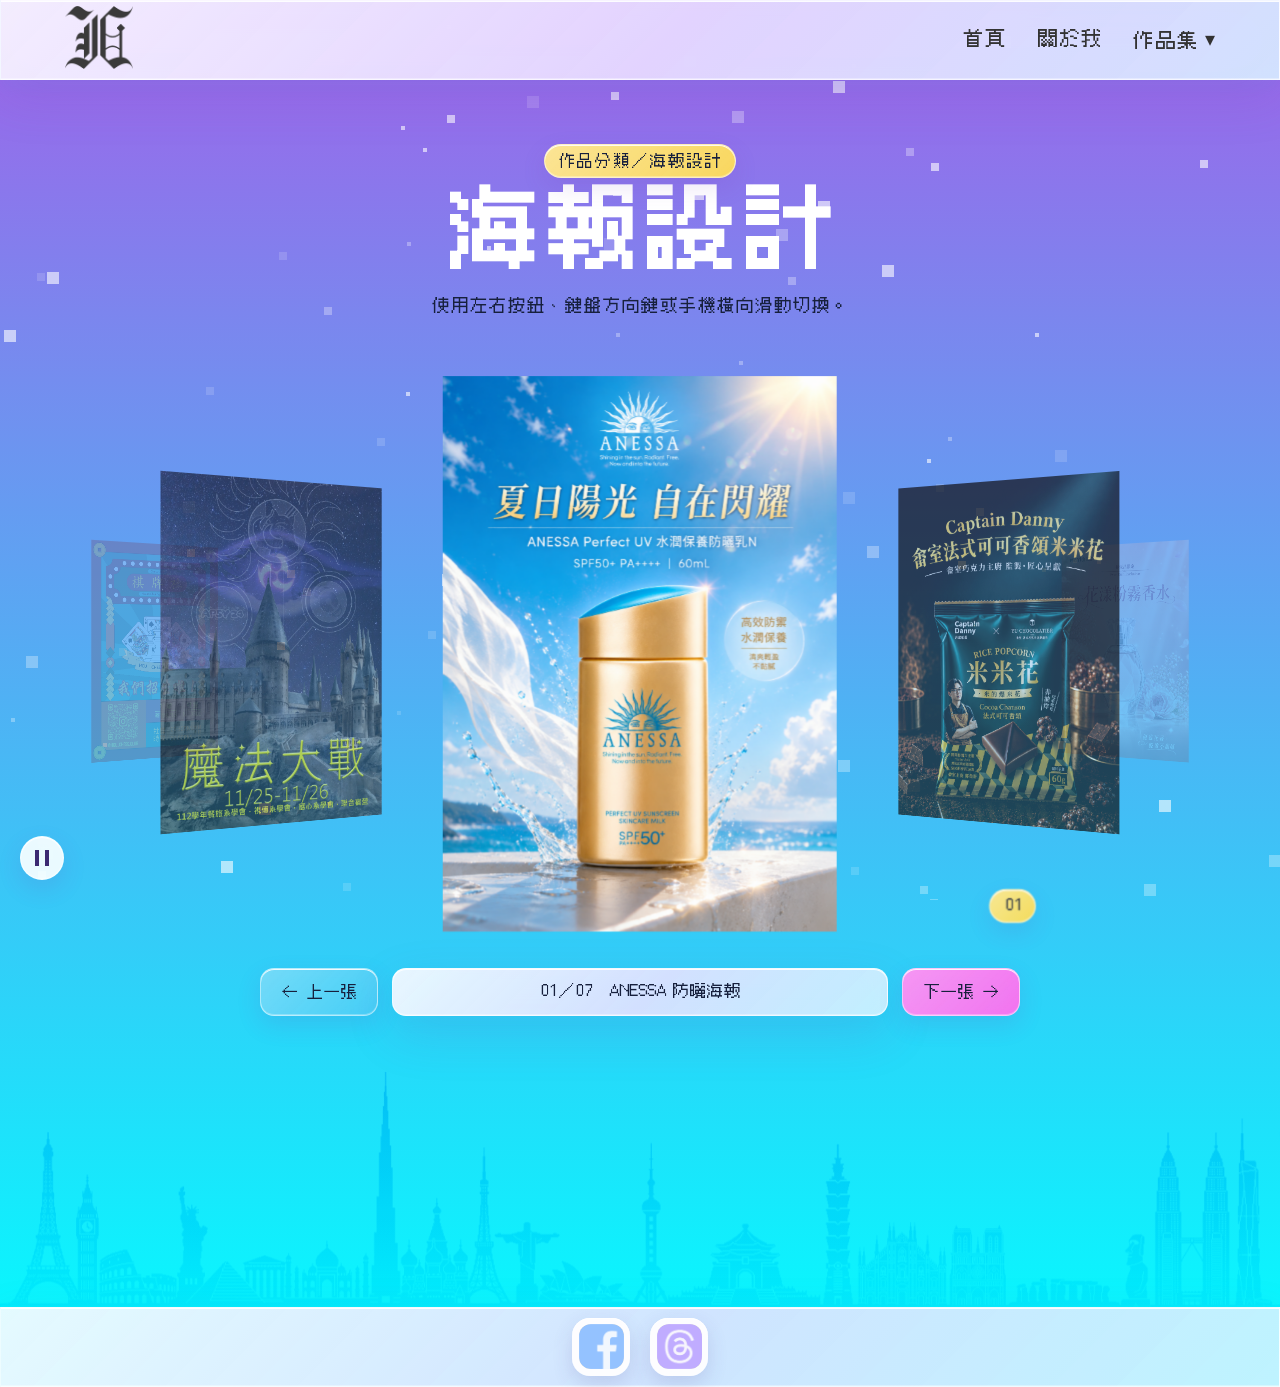
<file: html/portfolio/poster_design.html>
<!DOCTYPE html>
<html lang="zh-Hant">

<head>
    <script src="../../script/analytics-config.js" defer></script>
    <script src="../../script/analytics.js" defer></script>
    <script src="../../script/tetris_image_loader.js" defer></script>
    <meta charset="UTF-8">
    <meta name="viewport" content="width=device-width, initial-scale=1.0">
    <meta name="description" content="瀏覽劉俊興的商業海報與活動視覺設計作品，包含防曬、食品、香水、健身廣告及社團活動宣傳。">
    <meta name="author" content="劉俊興">
    <meta name="robots" content="index, follow, max-image-preview:large, max-snippet:-1, max-video-preview:-1">
    <meta name="theme-color" content="#a062e9">
    <meta property="og:type" content="website">
    <meta property="og:locale" content="zh_TW">
    <meta property="og:site_name" content="劉俊興視覺設計作品集">
    <meta property="og:title" content="海報設計作品｜劉俊興視覺設計作品集">
    <meta property="og:description" content="商業廣告、食品、香水與活動宣傳海報設計作品。">
    <meta property="og:url" content="https://lauisaac11.github.io/portfolio/html/portfolio/poster_design.html">
    <meta property="og:image" content="https://lauisaac11.github.io/portfolio/img/poster_design/Anessa_%E9%98%B2%E6%9B%AC.png">
    <meta property="og:image:alt" content="ANESSA 防曬海報設計">
    <meta name="twitter:card" content="summary_large_image">
    <meta name="twitter:title" content="海報設計作品｜劉俊興視覺設計作品集">
    <meta name="twitter:description" content="商業廣告、食品、香水與活動宣傳海報設計作品。">
    <meta name="twitter:image" content="https://lauisaac11.github.io/portfolio/img/poster_design/Anessa_%E9%98%B2%E6%9B%AC.png">
    <meta name="twitter:image:alt" content="ANESSA 防曬海報設計">
    <link rel="canonical" href="https://lauisaac11.github.io/portfolio/html/portfolio/poster_design.html">
    <link rel="icon" href="../../img/my_logo.png" type="image/png">
    <title>海報設計作品｜劉俊興視覺設計作品集</title>
    <script type="application/ld+json">
    {
        "@context": "https://schema.org",
        "@graph": [
            {
                "@type": "CollectionPage",
                "@id": "https://lauisaac11.github.io/portfolio/html/portfolio/poster_design.html#webpage",
                "url": "https://lauisaac11.github.io/portfolio/html/portfolio/poster_design.html",
                "name": "海報設計作品｜劉俊興視覺設計作品集",
                "description": "商業廣告、食品、香水與活動宣傳海報設計作品。",
                "isPartOf": { "@id": "https://lauisaac11.github.io/portfolio/#website" },
                "about": { "@type": "Thing", "name": "商業海報與活動視覺設計" },
                "primaryImageOfPage": {
                    "@type": "ImageObject",
                    "contentUrl": "https://lauisaac11.github.io/portfolio/img/poster_design/Anessa_%E9%98%B2%E6%9B%AC.png",
                    "caption": "ANESSA 防曬海報設計"
                },
                "mainEntity": {
                    "@type": "ItemList",
                    "numberOfItems": 7,
                    "itemListElement": [
                        "ANESSA 防曬海報",
                        "巧克力米米花",
                        "香水海報",
                        "巧克力乳清蛋白粉廣告",
                        "西洋棋挑戰賽海報",
                        "棋牌社招募海報",
                        "聯合宿營海報"
                    ]
                },
                "inLanguage": "zh-Hant"
            },
            {
                "@type": "BreadcrumbList",
                "itemListElement": [
                    { "@type": "ListItem", "position": 1, "name": "首頁", "item": "https://lauisaac11.github.io/portfolio/" },
                    { "@type": "ListItem", "position": 2, "name": "作品集", "item": "https://lauisaac11.github.io/portfolio/html/portfolio.html" },
                    { "@type": "ListItem", "position": 3, "name": "海報設計", "item": "https://lauisaac11.github.io/portfolio/html/portfolio/poster_design.html" }
                ]
            }
        ]
    }
    </script>
    <link rel="stylesheet" href="../../css/tender_grid.css">
    <link rel="stylesheet" href="../../css/nav.css">
    <link rel="stylesheet" href="../../css/css.css">
    <link rel="stylesheet" href="../../css/portfolio_gallery_carousel.css">
    <link rel="stylesheet" href="../../css/particles.css">
    <link rel="stylesheet" href="../../css/back_to_top.css">
    <link rel="stylesheet" href="../../css/liquid_glass.css">
    <link rel="stylesheet" href="../../css/accessibility.css">
    <link rel="stylesheet" href="../../css/tetris_image_loader.css">
    <link rel="stylesheet" href="../../css/konami_rocket.css?v=20260712-ios-backdrop">
</head>

<body class="portfolio-gallery-body">
    <canvas id="particleCanvas" aria-hidden="true"></canvas>
    <a class="site-skip-link" href="#main-content">跳至主要內容</a>

    <header>
        <!-- 保留 alt="Logo"：手機版七連點彩蛋以此作為觸發目標。 -->
        <a href="../../index.html" aria-label="前往作品集首頁">
            <img src="../../img/my_logo.png" alt="Logo" width="68" height="63">
        </a>
        <nav class="site-nav" data-site-nav aria-label="主要導覽">
            <button class="menu-toggle" type="button" data-nav-toggle aria-controls="primary-navigation" aria-expanded="false" aria-label="開啟主要導覽選單">
                <span></span>
                <span></span>
                <span></span>
            </button>
            <ul class="nav-links" id="primary-navigation">
                <li><a href="../../index.html">首頁</a></li>
                <li><a href="../introduction.html">關於我</a></li>
                <li class="dropdown" data-nav-dropdown>
                    <button class="dropdown-toggle" type="button" data-dropdown-toggle aria-controls="portfolio-navigation" aria-expanded="false">作品集 ▾</button>
                    <ul class="dropdown-content" id="portfolio-navigation">
                        <li><a href="../portfolio.html">全部作品</a></li>
                        <li><a href="ip_design.html">形象設計</a></li>
                        <li><a href="poster_design.html" aria-current="page">海報設計</a></li>
                        <li><a href="tender_design.html">標案設計</a></li>
                        <li><a href="text_design.html">文字設計</a></li>
                    </ul>
                </li>
            </ul>
        </nav>
    </header>

    <main id="main-content" tabindex="-1">
        <section class="portfolio-gallery" data-portfolio-gallery data-analytics-section="portfolio" aria-labelledby="poster_design-gallery-title">
            <div class="portfolio-gallery__heading">
                <p class="portfolio-gallery__eyebrow">作品分類／海報設計</p>
                <h1 id="poster_design-gallery-title">海報設計</h1>
                <p class="portfolio-gallery__hint" id="poster_design-gallery-hint">
                    使用左右按鈕、鍵盤方向鍵或手機橫向滑動切換。
                </p>
            </div>

            <div class="portfolio-gallery-carousel"
                 data-gallery-carousel
                 role="region"
                 aria-roledescription="輪播"
                 aria-labelledby="poster_design-gallery-title"
                 aria-describedby="poster_design-gallery-hint poster_design-gallery-status">
                <div class="portfolio-gallery-carousel__stage" data-gallery-stage>
                    <ol class="portfolio-gallery-carousel__list">
                    <li class="portfolio-gallery-carousel__slide"
                        data-gallery-slide
                        data-title="ANESSA 防曬海報"
                        aria-label="第 1 張，共 7 張：ANESSA 防曬海報">
                        <a class="portfolio-gallery-carousel__artwork"
                           data-gallery-open
                           href="../../img/poster_design/Anessa_防曬.png"
                           aria-label="放大檢視：ANESSA 防曬海報">
                            <span class="portfolio-gallery-carousel__number" aria-hidden="true">01</span>
                            <img class="portfolio-gallery-carousel__image"
                                 src="../../img/poster_design/Anessa_防曬.png"
                                 alt="ANESSA 防曬海報"
                                 loading="eager" fetchpriority="high"
                                 decoding="async"
                                 draggable="false">
                        </a>
                    </li>
                    <li class="portfolio-gallery-carousel__slide"
                        data-gallery-slide
                        data-title="巧克力米米花"
                        aria-label="第 2 張，共 7 張：巧克力米米花">
                        <a class="portfolio-gallery-carousel__artwork"
                           data-gallery-open
                           href="../../img/poster_design/巧克力米米花.png"
                           aria-label="放大檢視：巧克力米米花">
                            <span class="portfolio-gallery-carousel__number" aria-hidden="true">02</span>
                            <img class="portfolio-gallery-carousel__image"
                                 src="../../img/poster_design/巧克力米米花.png"
                                 alt="巧克力米米花"
                                 loading="lazy"
                                 decoding="async"
                                 draggable="false">
                        </a>
                    </li>
                    <li class="portfolio-gallery-carousel__slide"
                        data-gallery-slide
                        data-title="香水海報"
                        aria-label="第 3 張，共 7 張：香水海報">
                        <a class="portfolio-gallery-carousel__artwork"
                           data-gallery-open
                           href="../../img/poster_design/香水海報.png"
                           aria-label="放大檢視：香水海報">
                            <span class="portfolio-gallery-carousel__number" aria-hidden="true">03</span>
                            <img class="portfolio-gallery-carousel__image"
                                 src="../../img/poster_design/香水海報.png"
                                 alt="香水海報"
                                 loading="lazy"
                                 decoding="async"
                                 draggable="false">
                        </a>
                    </li>
                    <li class="portfolio-gallery-carousel__slide"
                        data-gallery-slide
                        data-title="巧克力乳清蛋白粉廣告"
                        aria-label="第 4 張，共 7 張：巧克力乳清蛋白粉廣告">
                        <a class="portfolio-gallery-carousel__artwork"
                           data-gallery-open
                           href="../../img/poster_design/巧克力乳清蛋白粉廣告.png"
                           aria-label="放大檢視：巧克力乳清蛋白粉廣告">
                            <span class="portfolio-gallery-carousel__number" aria-hidden="true">04</span>
                            <img class="portfolio-gallery-carousel__image"
                                 src="../../img/poster_design/巧克力乳清蛋白粉廣告.png"
                                 alt="巧克力乳清蛋白粉廣告"
                                 loading="lazy"
                                 decoding="async"
                                 draggable="false">
                        </a>
                    </li>
                    <li class="portfolio-gallery-carousel__slide"
                        data-gallery-slide
                        data-title="西洋棋挑戰賽海報"
                        aria-label="第 5 張，共 7 張：西洋棋挑戰賽海報">
                        <a class="portfolio-gallery-carousel__artwork"
                           data-gallery-open
                           href="../../img/poster_design/chess_challenge.webp"
                           aria-label="放大檢視：西洋棋挑戰賽海報">
                            <span class="portfolio-gallery-carousel__number" aria-hidden="true">05</span>
                            <img class="portfolio-gallery-carousel__image"
                                 src="../../img/poster_design/chess_challenge.webp"
                                 alt="西洋棋挑戰賽海報"
                                 loading="lazy"
                                 decoding="async"
                                 draggable="false">
                        </a>
                    </li>
                    <li class="portfolio-gallery-carousel__slide"
                        data-gallery-slide
                        data-title="棋牌社招募海報"
                        aria-label="第 6 張，共 7 張：棋牌社招募海報">
                        <a class="portfolio-gallery-carousel__artwork"
                           data-gallery-open
                           href="../../img/poster_design/chess_club_recruitment.webp"
                           aria-label="放大檢視：棋牌社招募海報">
                            <span class="portfolio-gallery-carousel__number" aria-hidden="true">06</span>
                            <img class="portfolio-gallery-carousel__image"
                                 src="../../img/poster_design/chess_club_recruitment.webp"
                                 alt="棋牌社招募海報"
                                 loading="lazy"
                                 decoding="async"
                                 draggable="false">
                        </a>
                    </li>
                    <li class="portfolio-gallery-carousel__slide"
                        data-gallery-slide
                        data-title="聯合宿營海報"
                        aria-label="第 7 張，共 7 張：聯合宿營海報">
                        <a class="portfolio-gallery-carousel__artwork"
                           data-gallery-open
                           href="../../img/poster_design/magic_war.webp"
                           aria-label="放大檢視：聯合宿營海報">
                            <span class="portfolio-gallery-carousel__number" aria-hidden="true">07</span>
                            <img class="portfolio-gallery-carousel__image"
                                 src="../../img/poster_design/magic_war.webp"
                                 alt="聯合宿營海報"
                                 loading="lazy"
                                 decoding="async"
                                 draggable="false">
                        </a>
                    </li>
                    </ol>
                </div>

                <div class="portfolio-gallery-carousel__controls" aria-label="海報設計輪播控制">
                    <button class="portfolio-gallery-carousel__button"
                            type="button"
                            data-gallery-previous
                            aria-label="上一張作品">
                        <span aria-hidden="true">←</span>
                        上一張
                    </button>
                    <p class="portfolio-gallery-carousel__status"
                       id="poster_design-gallery-status"
                       data-gallery-status
                       aria-live="polite"
                       aria-atomic="true">
                        01／07　ANESSA 防曬海報
                    </p>
                    <button class="portfolio-gallery-carousel__button"
                            type="button"
                            data-gallery-next
                            aria-label="下一張作品">
                        下一張
                        <span aria-hidden="true">→</span>
                    </button>
                </div>
            </div>
        </section>
    </main>

    <img class="bottom-building" src="../../img/169426.webp" alt="" aria-hidden="true" width="1920" height="200">

    <footer data-clarity-mask="true">
        <a href="https://www.facebook.com/isaaclaujx?locale=zh_TW"
           target="_blank"
           rel="noopener noreferrer"
           aria-label="Facebook（在新分頁開啟）">
            <img width="45" height="45" src="../../img/fb_logo45X45.png" alt="">
        </a>
        <a href="https://www.threads.com/@junxing0613"
           target="_blank"
           rel="noopener noreferrer"
           aria-label="Threads（在新分頁開啟）">
            <img width="45" height="45" src="../../img/threads_logo45X45.png" alt="">
        </a>
    </footer>

    <div class="preview-modal"
         data-gallery-modal
         role="dialog"
         aria-modal="true"
         aria-hidden="true"
         aria-label="作品放大預覽">
        <button class="close-preview"
                type="button"
                data-gallery-preview-close
                aria-label="關閉作品預覽">×</button>
        <img class="preview-content"
             data-gallery-preview-image
             alt="">
        <p class="preview-error" data-gallery-preview-error hidden>
            圖片暫時無法載入，請關閉預覽後再試一次。
        </p>
    </div>

    <script src="../../script/accessibility.js"></script>
    <script src="../../script/portfolio_gallery_carousel.js"></script>
    <script src="../../script/particles.js"></script>
    <script src="../../script/back_to_top.js"></script>
    <script src="../../script/konami_rocket.js?v=20260712-ios-backdrop" defer></script>
</body>

</html>
</file>
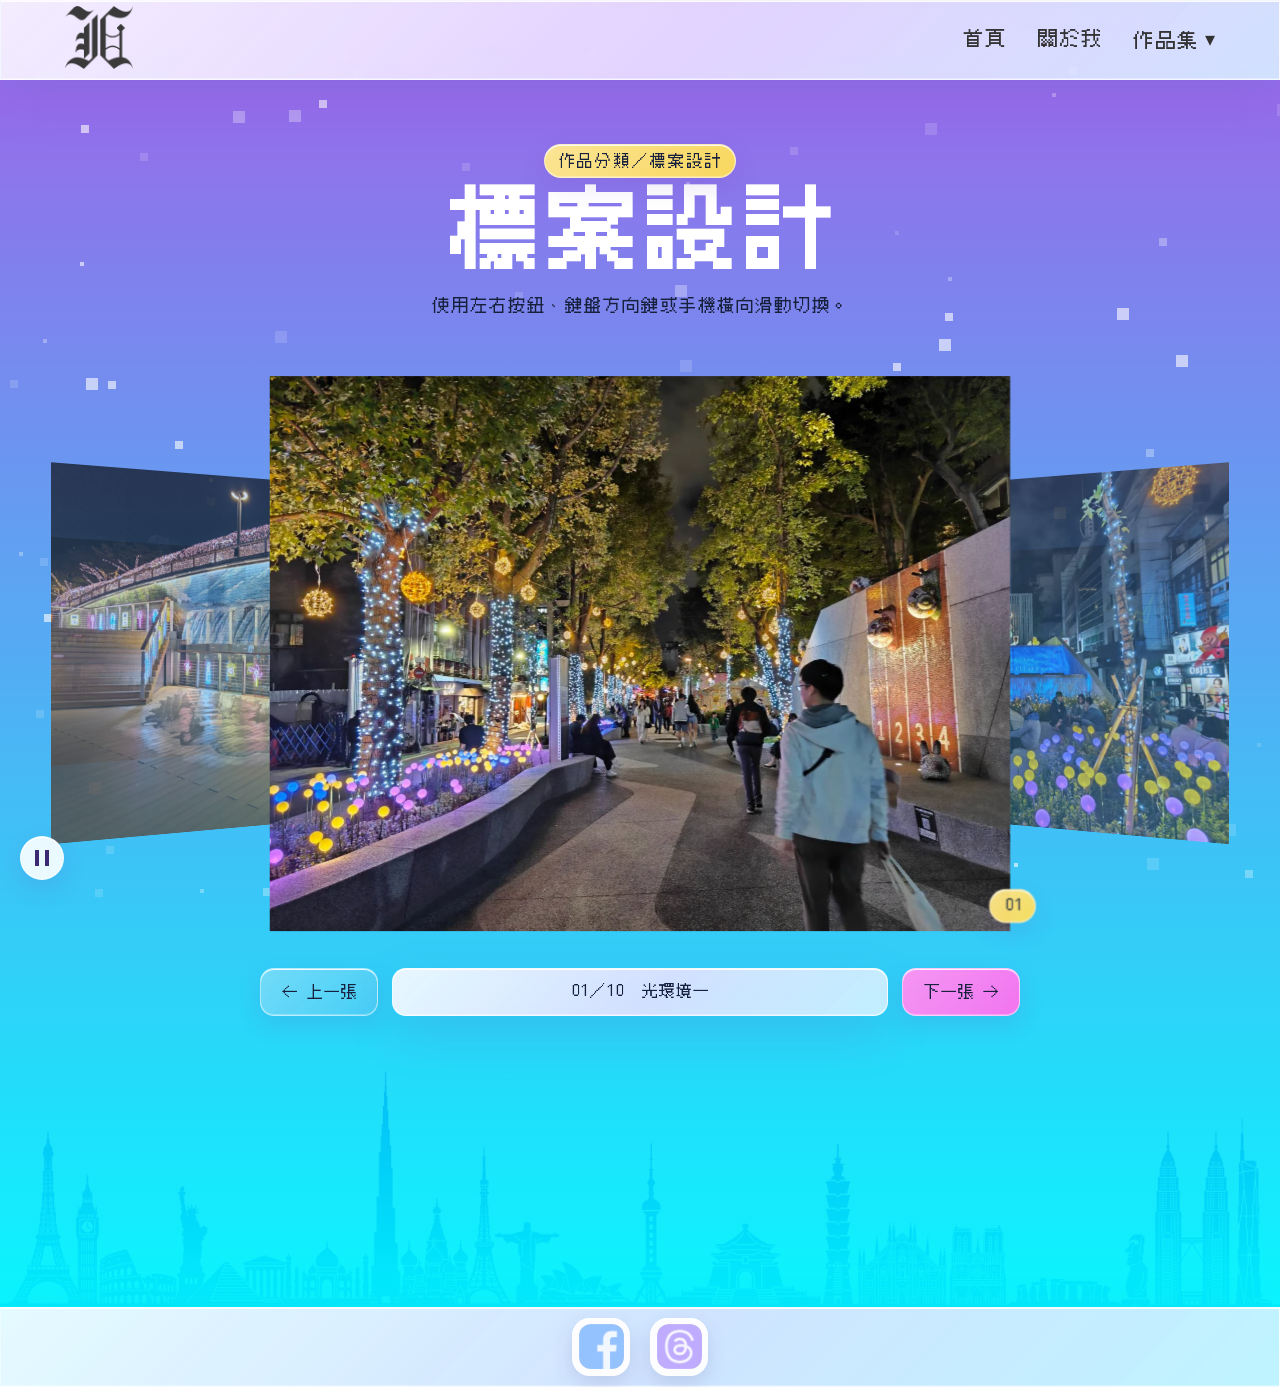
<file: html/portfolio/tender_design.html>
<!DOCTYPE html>
<html lang="zh-Hant">

<head>
    <script src="../../script/analytics-config.js" defer></script>
    <script src="../../script/analytics.js" defer></script>
    <script src="../../script/tetris_image_loader.js" defer></script>
    <meta charset="UTF-8">
    <meta name="viewport" content="width=device-width, initial-scale=1.0">
    <meta name="description" content="瀏覽劉俊興參與台北捷運相關政府標案的視覺設計作品，包含主視覺延伸、影像合成、場景效果與宣傳素材。">
    <meta name="author" content="劉俊興">
    <meta name="robots" content="index, follow, max-image-preview:large, max-snippet:-1, max-video-preview:-1">
    <meta name="theme-color" content="#a062e9">
    <meta property="og:type" content="website">
    <meta property="og:locale" content="zh_TW">
    <meta property="og:site_name" content="劉俊興視覺設計作品集">
    <meta property="og:title" content="政府標案設計作品｜劉俊興視覺設計作品集">
    <meta property="og:description" content="台北捷運相關標案的主視覺延伸、影像合成與場景效果設計。">
    <meta property="og:url" content="https://lauisaac11.github.io/portfolio/html/portfolio/tender_design.html">
    <meta property="og:image" content="https://lauisaac11.github.io/portfolio/img/tender_design/152375.webp">
    <meta property="og:image:alt" content="台北捷運相關政府標案光環境視覺設計">
    <meta name="twitter:card" content="summary_large_image">
    <meta name="twitter:title" content="政府標案設計作品｜劉俊興視覺設計作品集">
    <meta name="twitter:description" content="台北捷運相關標案的主視覺延伸、影像合成與場景效果設計。">
    <meta name="twitter:image" content="https://lauisaac11.github.io/portfolio/img/tender_design/152375.webp">
    <meta name="twitter:image:alt" content="台北捷運相關政府標案光環境視覺設計">
    <link rel="canonical" href="https://lauisaac11.github.io/portfolio/html/portfolio/tender_design.html">
    <link rel="icon" href="../../img/my_logo.png" type="image/png">
    <title>政府標案設計作品｜劉俊興視覺設計作品集</title>
    <script type="application/ld+json">
    {
        "@context": "https://schema.org",
        "@graph": [
            {
                "@type": "CollectionPage",
                "@id": "https://lauisaac11.github.io/portfolio/html/portfolio/tender_design.html#webpage",
                "url": "https://lauisaac11.github.io/portfolio/html/portfolio/tender_design.html",
                "name": "政府標案設計作品｜劉俊興視覺設計作品集",
                "description": "台北捷運相關標案的主視覺延伸、影像合成與場景效果設計。",
                "isPartOf": { "@id": "https://lauisaac11.github.io/portfolio/#website" },
                "about": { "@type": "Thing", "name": "政府標案視覺設計" },
                "primaryImageOfPage": {
                    "@type": "ImageObject",
                    "contentUrl": "https://lauisaac11.github.io/portfolio/img/tender_design/152375.webp",
                    "caption": "台北捷運相關政府標案光環境視覺設計"
                },
                "mainEntity": {
                    "@type": "ItemList",
                    "numberOfItems": 10,
                    "itemListElement": [
                        "光環境一",
                        "拾光森林浴",
                        "觸電樂團",
                        "光環境二",
                        "拾光森林",
                        "白鯨莫比",
                        "光環境三",
                        "捷米城堡",
                        "漫步星河",
                        "漫步星河近景"
                    ]
                },
                "inLanguage": "zh-Hant"
            },
            {
                "@type": "BreadcrumbList",
                "itemListElement": [
                    { "@type": "ListItem", "position": 1, "name": "首頁", "item": "https://lauisaac11.github.io/portfolio/" },
                    { "@type": "ListItem", "position": 2, "name": "作品集", "item": "https://lauisaac11.github.io/portfolio/html/portfolio.html" },
                    { "@type": "ListItem", "position": 3, "name": "標案設計", "item": "https://lauisaac11.github.io/portfolio/html/portfolio/tender_design.html" }
                ]
            }
        ]
    }
    </script>
    <link rel="stylesheet" href="../../css/tender_grid.css">
    <link rel="stylesheet" href="../../css/nav.css">
    <link rel="stylesheet" href="../../css/css.css">
    <link rel="stylesheet" href="../../css/portfolio_gallery_carousel.css">
    <link rel="stylesheet" href="../../css/particles.css">
    <link rel="stylesheet" href="../../css/back_to_top.css">
    <link rel="stylesheet" href="../../css/liquid_glass.css">
    <link rel="stylesheet" href="../../css/accessibility.css">
    <link rel="stylesheet" href="../../css/tetris_image_loader.css">
    <link rel="stylesheet" href="../../css/konami_rocket.css?v=20260712-ios-backdrop">
</head>

<body class="portfolio-gallery-body">
    <canvas id="particleCanvas" aria-hidden="true"></canvas>
    <a class="site-skip-link" href="#main-content">跳至主要內容</a>

    <header>
        <!-- 保留 alt="Logo"：手機版七連點彩蛋以此作為觸發目標。 -->
        <a href="../../index.html" aria-label="前往作品集首頁">
            <img src="../../img/my_logo.png" alt="Logo" width="68" height="63">
        </a>
        <nav class="site-nav" data-site-nav aria-label="主要導覽">
            <button class="menu-toggle" type="button" data-nav-toggle aria-controls="primary-navigation" aria-expanded="false" aria-label="開啟主要導覽選單">
                <span></span>
                <span></span>
                <span></span>
            </button>
            <ul class="nav-links" id="primary-navigation">
                <li><a href="../../index.html">首頁</a></li>
                <li><a href="../introduction.html">關於我</a></li>
                <li class="dropdown" data-nav-dropdown>
                    <button class="dropdown-toggle" type="button" data-dropdown-toggle aria-controls="portfolio-navigation" aria-expanded="false">作品集 ▾</button>
                    <ul class="dropdown-content" id="portfolio-navigation">
                        <li><a href="../portfolio.html">全部作品</a></li>
                        <li><a href="ip_design.html">形象設計</a></li>
                        <li><a href="poster_design.html">海報設計</a></li>
                        <li><a href="tender_design.html" aria-current="page">標案設計</a></li>
                        <li><a href="text_design.html">文字設計</a></li>
                    </ul>
                </li>
            </ul>
        </nav>
    </header>

    <main id="main-content" tabindex="-1">
        <section class="portfolio-gallery" data-portfolio-gallery data-analytics-section="portfolio" aria-labelledby="tender_design-gallery-title">
            <div class="portfolio-gallery__heading">
                <p class="portfolio-gallery__eyebrow">作品分類／標案設計</p>
                <h1 id="tender_design-gallery-title">標案設計</h1>
                <p class="portfolio-gallery__hint" id="tender_design-gallery-hint">
                    使用左右按鈕、鍵盤方向鍵或手機橫向滑動切換。
                </p>
            </div>

            <div class="portfolio-gallery-carousel"
                 data-gallery-carousel
                 role="region"
                 aria-roledescription="輪播"
                 aria-labelledby="tender_design-gallery-title"
                 aria-describedby="tender_design-gallery-hint tender_design-gallery-status">
                <div class="portfolio-gallery-carousel__stage" data-gallery-stage>
                    <ol class="portfolio-gallery-carousel__list">
                    <li class="portfolio-gallery-carousel__slide"
                        data-gallery-slide
                        data-title="光環境一"
                        aria-label="第 1 張，共 10 張：光環境一">
                        <a class="portfolio-gallery-carousel__artwork"
                           data-gallery-open
                           href="../../img/tender_design/152375.webp"
                           aria-label="放大檢視：光環境一">
                            <span class="portfolio-gallery-carousel__number" aria-hidden="true">01</span>
                            <img class="portfolio-gallery-carousel__image"
                                 src="../../img/tender_design/152375.webp"
                                 alt="光環境一"
                                 loading="eager" fetchpriority="high"
                                 decoding="async"
                                 draggable="false">
                        </a>
                    </li>
                    <li class="portfolio-gallery-carousel__slide"
                        data-gallery-slide
                        data-title="拾光森林浴"
                        aria-label="第 2 張，共 10 張：拾光森林浴">
                        <a class="portfolio-gallery-carousel__artwork"
                           data-gallery-open
                           href="../../img/tender_design/152376.webp"
                           aria-label="放大檢視：拾光森林浴">
                            <span class="portfolio-gallery-carousel__number" aria-hidden="true">02</span>
                            <img class="portfolio-gallery-carousel__image"
                                 src="../../img/tender_design/152376.webp"
                                 alt="拾光森林浴"
                                 loading="lazy"
                                 decoding="async"
                                 draggable="false">
                        </a>
                    </li>
                    <li class="portfolio-gallery-carousel__slide"
                        data-gallery-slide
                        data-title="觸電樂團"
                        aria-label="第 3 張，共 10 張：觸電樂團">
                        <a class="portfolio-gallery-carousel__artwork"
                           data-gallery-open
                           href="../../img/tender_design/152377.webp"
                           aria-label="放大檢視：觸電樂團">
                            <span class="portfolio-gallery-carousel__number" aria-hidden="true">03</span>
                            <img class="portfolio-gallery-carousel__image"
                                 src="../../img/tender_design/152377.webp"
                                 alt="觸電樂團"
                                 loading="lazy"
                                 decoding="async"
                                 draggable="false">
                        </a>
                    </li>
                    <li class="portfolio-gallery-carousel__slide"
                        data-gallery-slide
                        data-title="光環境二"
                        aria-label="第 4 張，共 10 張：光環境二">
                        <a class="portfolio-gallery-carousel__artwork"
                           data-gallery-open
                           href="../../img/tender_design/152378.webp"
                           aria-label="放大檢視：光環境二">
                            <span class="portfolio-gallery-carousel__number" aria-hidden="true">04</span>
                            <img class="portfolio-gallery-carousel__image"
                                 src="../../img/tender_design/152378.webp"
                                 alt="光環境二"
                                 loading="lazy"
                                 decoding="async"
                                 draggable="false">
                        </a>
                    </li>
                    <li class="portfolio-gallery-carousel__slide"
                        data-gallery-slide
                        data-title="拾光森林"
                        aria-label="第 5 張，共 10 張：拾光森林">
                        <a class="portfolio-gallery-carousel__artwork"
                           data-gallery-open
                           href="../../img/tender_design/152380.webp"
                           aria-label="放大檢視：拾光森林">
                            <span class="portfolio-gallery-carousel__number" aria-hidden="true">05</span>
                            <img class="portfolio-gallery-carousel__image"
                                 src="../../img/tender_design/152380.webp"
                                 alt="拾光森林"
                                 loading="lazy"
                                 decoding="async"
                                 draggable="false">
                        </a>
                    </li>
                    <li class="portfolio-gallery-carousel__slide"
                        data-gallery-slide
                        data-title="白鯨莫比"
                        aria-label="第 6 張，共 10 張：白鯨莫比">
                        <a class="portfolio-gallery-carousel__artwork"
                           data-gallery-open
                           href="../../img/tender_design/152381.webp"
                           aria-label="放大檢視：白鯨莫比">
                            <span class="portfolio-gallery-carousel__number" aria-hidden="true">06</span>
                            <img class="portfolio-gallery-carousel__image"
                                 src="../../img/tender_design/152381.webp"
                                 alt="白鯨莫比"
                                 loading="lazy"
                                 decoding="async"
                                 draggable="false">
                        </a>
                    </li>
                    <li class="portfolio-gallery-carousel__slide"
                        data-gallery-slide
                        data-title="光環境三"
                        aria-label="第 7 張，共 10 張：光環境三">
                        <a class="portfolio-gallery-carousel__artwork"
                           data-gallery-open
                           href="../../img/tender_design/152382.webp"
                           aria-label="放大檢視：光環境三">
                            <span class="portfolio-gallery-carousel__number" aria-hidden="true">07</span>
                            <img class="portfolio-gallery-carousel__image"
                                 src="../../img/tender_design/152382.webp"
                                 alt="光環境三"
                                 loading="lazy"
                                 decoding="async"
                                 draggable="false">
                        </a>
                    </li>
                    <li class="portfolio-gallery-carousel__slide"
                        data-gallery-slide
                        data-title="捷米城堡"
                        aria-label="第 8 張，共 10 張：捷米城堡">
                        <a class="portfolio-gallery-carousel__artwork"
                           data-gallery-open
                           href="../../img/tender_design/152383.webp"
                           aria-label="放大檢視：捷米城堡">
                            <span class="portfolio-gallery-carousel__number" aria-hidden="true">08</span>
                            <img class="portfolio-gallery-carousel__image"
                                 src="../../img/tender_design/152383.webp"
                                 alt="捷米城堡"
                                 loading="lazy"
                                 decoding="async"
                                 draggable="false">
                        </a>
                    </li>
                    <li class="portfolio-gallery-carousel__slide"
                        data-gallery-slide
                        data-title="漫步星河"
                        aria-label="第 9 張，共 10 張：漫步星河">
                        <a class="portfolio-gallery-carousel__artwork"
                           data-gallery-open
                           href="../../img/tender_design/152384.webp"
                           aria-label="放大檢視：漫步星河">
                            <span class="portfolio-gallery-carousel__number" aria-hidden="true">09</span>
                            <img class="portfolio-gallery-carousel__image"
                                 src="../../img/tender_design/152384.webp"
                                 alt="漫步星河"
                                 loading="lazy"
                                 decoding="async"
                                 draggable="false">
                        </a>
                    </li>
                    <li class="portfolio-gallery-carousel__slide"
                        data-gallery-slide
                        data-title="漫步星河近景"
                        aria-label="第 10 張，共 10 張：漫步星河近景">
                        <a class="portfolio-gallery-carousel__artwork"
                           data-gallery-open
                           href="../../img/tender_design/152385.webp"
                           aria-label="放大檢視：漫步星河近景">
                            <span class="portfolio-gallery-carousel__number" aria-hidden="true">10</span>
                            <img class="portfolio-gallery-carousel__image"
                                 src="../../img/tender_design/152385.webp"
                                 alt="漫步星河近景"
                                 loading="lazy"
                                 decoding="async"
                                 draggable="false">
                        </a>
                    </li>
                    </ol>
                </div>

                <div class="portfolio-gallery-carousel__controls" aria-label="標案設計輪播控制">
                    <button class="portfolio-gallery-carousel__button"
                            type="button"
                            data-gallery-previous
                            aria-label="上一張作品">
                        <span aria-hidden="true">←</span>
                        上一張
                    </button>
                    <p class="portfolio-gallery-carousel__status"
                       id="tender_design-gallery-status"
                       data-gallery-status
                       aria-live="polite"
                       aria-atomic="true">
                        01／10　標案設計作品一
                    </p>
                    <button class="portfolio-gallery-carousel__button"
                            type="button"
                            data-gallery-next
                            aria-label="下一張作品">
                        下一張
                        <span aria-hidden="true">→</span>
                    </button>
                </div>
            </div>
        </section>
    </main>

    <img class="bottom-building" src="../../img/169426.webp" alt="" aria-hidden="true" width="1920" height="200">

    <footer data-clarity-mask="true">
        <a href="https://www.facebook.com/isaaclaujx?locale=zh_TW"
           target="_blank"
           rel="noopener noreferrer"
           aria-label="Facebook（在新分頁開啟）">
            <img width="45" height="45" src="../../img/fb_logo45X45.png" alt="">
        </a>
        <a href="https://www.threads.com/@junxing0613"
           target="_blank"
           rel="noopener noreferrer"
           aria-label="Threads（在新分頁開啟）">
            <img width="45" height="45" src="../../img/threads_logo45X45.png" alt="">
        </a>
    </footer>

    <div class="preview-modal"
         data-gallery-modal
         role="dialog"
         aria-modal="true"
         aria-hidden="true"
         aria-label="作品放大預覽">
        <button class="close-preview"
                type="button"
                data-gallery-preview-close
                aria-label="關閉作品預覽">×</button>
        <img class="preview-content"
             data-gallery-preview-image
             alt="">
        <p class="preview-error" data-gallery-preview-error hidden>
            圖片暫時無法載入，請關閉預覽後再試一次。
        </p>
    </div>

    <script src="../../script/accessibility.js"></script>
    <script src="../../script/portfolio_gallery_carousel.js"></script>
    <script src="../../script/particles.js"></script>
    <script src="../../script/back_to_top.js"></script>
    <script src="../../script/konami_rocket.js?v=20260712-ios-backdrop" defer></script>
</body>

</html>
</file>
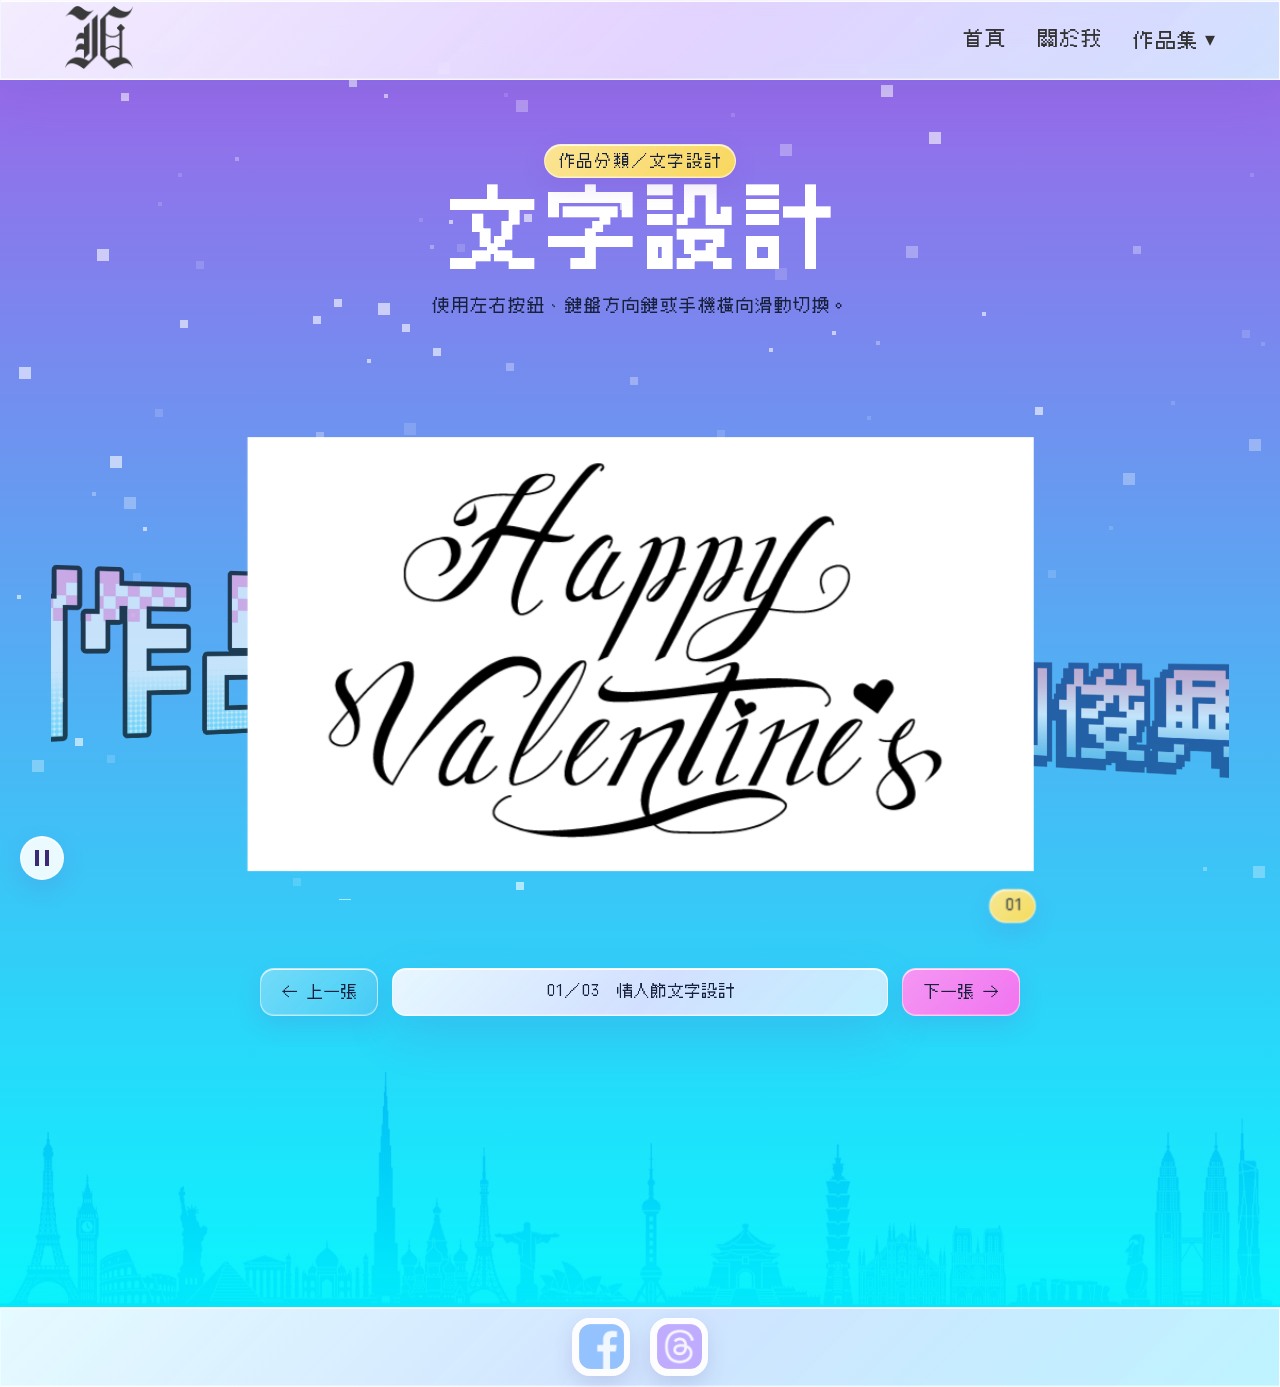
<file: html/portfolio/text_design.html>
<!DOCTYPE html>
<html lang="zh-Hant">

<head>
    <script src="../../script/analytics-config.js" defer></script>
    <script src="../../script/analytics.js" defer></script>
    <script src="../../script/tetris_image_loader.js" defer></script>
    <meta charset="UTF-8">
    <meta name="viewport" content="width=device-width, initial-scale=1.0">
    <meta name="description" content="瀏覽劉俊興的中文字體與標準字視覺設計作品，包含情人節文字、自我介紹標題及作品集標準字。">
    <meta name="author" content="劉俊興">
    <meta name="robots" content="index, follow, max-image-preview:large, max-snippet:-1, max-video-preview:-1">
    <meta name="theme-color" content="#a062e9">
    <meta property="og:type" content="website">
    <meta property="og:locale" content="zh_TW">
    <meta property="og:site_name" content="劉俊興視覺設計作品集">
    <meta property="og:title" content="文字設計作品｜劉俊興視覺設計作品集">
    <meta property="og:description" content="中文字體、標題字與作品集標準字視覺設計。">
    <meta property="og:url" content="https://lauisaac11.github.io/portfolio/html/portfolio/text_design.html">
    <meta property="og:image" content="https://lauisaac11.github.io/portfolio/img/text_design/happy_valentine%27s.webp">
    <meta property="og:image:alt" content="情人節中文文字設計">
    <meta name="twitter:card" content="summary_large_image">
    <meta name="twitter:title" content="文字設計作品｜劉俊興視覺設計作品集">
    <meta name="twitter:description" content="中文字體、標題字與作品集標準字視覺設計。">
    <meta name="twitter:image" content="https://lauisaac11.github.io/portfolio/img/text_design/happy_valentine%27s.webp">
    <meta name="twitter:image:alt" content="情人節中文文字設計">
    <link rel="canonical" href="https://lauisaac11.github.io/portfolio/html/portfolio/text_design.html">
    <link rel="icon" href="../../img/my_logo.png" type="image/png">
    <title>文字設計作品｜劉俊興視覺設計作品集</title>
    <script type="application/ld+json">
    {
        "@context": "https://schema.org",
        "@graph": [
            {
                "@type": "CollectionPage",
                "@id": "https://lauisaac11.github.io/portfolio/html/portfolio/text_design.html#webpage",
                "url": "https://lauisaac11.github.io/portfolio/html/portfolio/text_design.html",
                "name": "文字設計作品｜劉俊興視覺設計作品集",
                "description": "中文字體、標題字與作品集標準字視覺設計。",
                "isPartOf": { "@id": "https://lauisaac11.github.io/portfolio/#website" },
                "about": { "@type": "Thing", "name": "中文文字與標準字設計" },
                "primaryImageOfPage": {
                    "@type": "ImageObject",
                    "contentUrl": "https://lauisaac11.github.io/portfolio/img/text_design/happy_valentine%27s.webp",
                    "caption": "情人節中文文字設計"
                },
                "mainEntity": {
                    "@type": "ItemList",
                    "numberOfItems": 3,
                    "itemListElement": [
                        "情人節文字設計",
                        "自我介紹文字設計",
                        "作品集標準字設計"
                    ]
                },
                "inLanguage": "zh-Hant"
            },
            {
                "@type": "BreadcrumbList",
                "itemListElement": [
                    { "@type": "ListItem", "position": 1, "name": "首頁", "item": "https://lauisaac11.github.io/portfolio/" },
                    { "@type": "ListItem", "position": 2, "name": "作品集", "item": "https://lauisaac11.github.io/portfolio/html/portfolio.html" },
                    { "@type": "ListItem", "position": 3, "name": "文字設計", "item": "https://lauisaac11.github.io/portfolio/html/portfolio/text_design.html" }
                ]
            }
        ]
    }
    </script>
    <link rel="stylesheet" href="../../css/tender_grid.css">
    <link rel="stylesheet" href="../../css/nav.css">
    <link rel="stylesheet" href="../../css/css.css">
    <link rel="stylesheet" href="../../css/portfolio_gallery_carousel.css">
    <link rel="stylesheet" href="../../css/particles.css">
    <link rel="stylesheet" href="../../css/back_to_top.css">
    <link rel="stylesheet" href="../../css/liquid_glass.css">
    <link rel="stylesheet" href="../../css/accessibility.css">
    <link rel="stylesheet" href="../../css/tetris_image_loader.css">
    <link rel="stylesheet" href="../../css/konami_rocket.css?v=20260712-ios-backdrop">
</head>

<body class="portfolio-gallery-body">
    <canvas id="particleCanvas" aria-hidden="true"></canvas>
    <a class="site-skip-link" href="#main-content">跳至主要內容</a>

    <header>
        <!-- 保留 alt="Logo"：手機版七連點彩蛋以此作為觸發目標。 -->
        <a href="../../index.html" aria-label="前往作品集首頁">
            <img src="../../img/my_logo.png" alt="Logo" width="68" height="63">
        </a>
        <nav class="site-nav" data-site-nav aria-label="主要導覽">
            <button class="menu-toggle" type="button" data-nav-toggle aria-controls="primary-navigation" aria-expanded="false" aria-label="開啟主要導覽選單">
                <span></span>
                <span></span>
                <span></span>
            </button>
            <ul class="nav-links" id="primary-navigation">
                <li><a href="../../index.html">首頁</a></li>
                <li><a href="../introduction.html">關於我</a></li>
                <li class="dropdown" data-nav-dropdown>
                    <button class="dropdown-toggle" type="button" data-dropdown-toggle aria-controls="portfolio-navigation" aria-expanded="false">作品集 ▾</button>
                    <ul class="dropdown-content" id="portfolio-navigation">
                        <li><a href="../portfolio.html">全部作品</a></li>
                        <li><a href="ip_design.html">形象設計</a></li>
                        <li><a href="poster_design.html">海報設計</a></li>
                        <li><a href="tender_design.html">標案設計</a></li>
                        <li><a href="text_design.html" aria-current="page">文字設計</a></li>
                    </ul>
                </li>
            </ul>
        </nav>
    </header>

    <main id="main-content" tabindex="-1">
        <section class="portfolio-gallery" data-portfolio-gallery data-analytics-section="portfolio" aria-labelledby="text_design-gallery-title">
            <div class="portfolio-gallery__heading">
                <p class="portfolio-gallery__eyebrow">作品分類／文字設計</p>
                <h1 id="text_design-gallery-title">文字設計</h1>
                <p class="portfolio-gallery__hint" id="text_design-gallery-hint">
                    使用左右按鈕、鍵盤方向鍵或手機橫向滑動切換。
                </p>
            </div>

            <div class="portfolio-gallery-carousel"
                 data-gallery-carousel
                 role="region"
                 aria-roledescription="輪播"
                 aria-labelledby="text_design-gallery-title"
                 aria-describedby="text_design-gallery-hint text_design-gallery-status">
                <div class="portfolio-gallery-carousel__stage" data-gallery-stage>
                    <ol class="portfolio-gallery-carousel__list">
                    <li class="portfolio-gallery-carousel__slide"
                        data-gallery-slide
                        data-title="情人節文字設計"
                        aria-label="第 1 張，共 3 張：情人節文字設計">
                        <a class="portfolio-gallery-carousel__artwork"
                           data-gallery-open
                           href="../../img/text_design/happy_valentine's.webp"
                           aria-label="放大檢視：情人節文字設計">
                            <span class="portfolio-gallery-carousel__number" aria-hidden="true">01</span>
                            <img class="portfolio-gallery-carousel__image"
                                 src="../../img/text_design/happy_valentine's.webp"
                                 alt="情人節文字設計"
                                 loading="eager" fetchpriority="high"
                                 decoding="async"
                                 draggable="false">
                        </a>
                    </li>
                    <li class="portfolio-gallery-carousel__slide"
                        data-gallery-slide
                        data-title="自我介紹文字設計"
                        aria-label="第 2 張，共 3 張：自我介紹文字設計">
                        <a class="portfolio-gallery-carousel__artwork"
                           data-gallery-open
                           href="../../img/hiIAmIsaac.webp"
                           aria-label="放大檢視：自我介紹文字設計">
                            <span class="portfolio-gallery-carousel__number" aria-hidden="true">02</span>
                            <img class="portfolio-gallery-carousel__image"
                                 src="../../img/hiIAmIsaac.webp"
                                 alt="自我介紹文字設計"
                                 loading="lazy"
                                 decoding="async"
                                 draggable="false">
                        </a>
                    </li>
                    <li class="portfolio-gallery-carousel__slide"
                        data-gallery-slide
                        data-title="作品集標準字設計"
                        aria-label="第 3 張，共 3 張：作品集標準字設計">
                        <a class="portfolio-gallery-carousel__artwork"
                           data-gallery-open
                           href="../../img/protfolio_logotype.webp"
                           aria-label="放大檢視：作品集標準字設計">
                            <span class="portfolio-gallery-carousel__number" aria-hidden="true">03</span>
                            <img class="portfolio-gallery-carousel__image"
                                 src="../../img/protfolio_logotype.webp"
                                 alt="作品集標準字設計"
                                 loading="lazy"
                                 decoding="async"
                                 draggable="false">
                        </a>
                    </li>
                    </ol>
                </div>

                <div class="portfolio-gallery-carousel__controls" aria-label="文字設計輪播控制">
                    <button class="portfolio-gallery-carousel__button"
                            type="button"
                            data-gallery-previous
                            aria-label="上一張作品">
                        <span aria-hidden="true">←</span>
                        上一張
                    </button>
                    <p class="portfolio-gallery-carousel__status"
                       id="text_design-gallery-status"
                       data-gallery-status
                       aria-live="polite"
                       aria-atomic="true">
                        01／03　情人節文字設計
                    </p>
                    <button class="portfolio-gallery-carousel__button"
                            type="button"
                            data-gallery-next
                            aria-label="下一張作品">
                        下一張
                        <span aria-hidden="true">→</span>
                    </button>
                </div>
            </div>
        </section>
    </main>

    <img class="bottom-building" src="../../img/169426.webp" alt="" aria-hidden="true" width="1920" height="200">

    <footer data-clarity-mask="true">
        <a href="https://www.facebook.com/isaaclaujx?locale=zh_TW"
           target="_blank"
           rel="noopener noreferrer"
           aria-label="Facebook（在新分頁開啟）">
            <img width="45" height="45" src="../../img/fb_logo45X45.png" alt="">
        </a>
        <a href="https://www.threads.com/@junxing0613"
           target="_blank"
           rel="noopener noreferrer"
           aria-label="Threads（在新分頁開啟）">
            <img width="45" height="45" src="../../img/threads_logo45X45.png" alt="">
        </a>
    </footer>

    <div class="preview-modal"
         data-gallery-modal
         role="dialog"
         aria-modal="true"
         aria-hidden="true"
         aria-label="作品放大預覽">
        <button class="close-preview"
                type="button"
                data-gallery-preview-close
                aria-label="關閉作品預覽">×</button>
        <img class="preview-content"
             data-gallery-preview-image
             alt="">
        <p class="preview-error" data-gallery-preview-error hidden>
            圖片暫時無法載入，請關閉預覽後再試一次。
        </p>
    </div>

    <script src="../../script/accessibility.js"></script>
    <script src="../../script/portfolio_gallery_carousel.js"></script>
    <script src="../../script/particles.js"></script>
    <script src="../../script/back_to_top.js"></script>
    <script src="../../script/konami_rocket.js?v=20260712-ios-backdrop" defer></script>
</body>

</html>
</file>
<file: css/index.css>
@font-face {
    font-family: "cubic_11";
    src: url("../fonts/Cubic_11.ttf");
}

body {
    margin: 0;
    background: linear-gradient(#a062e9, #00ffff);
    min-height: 100vh;
    display: flex;
    flex-direction: column;
    overflow-x: hidden;
}

/* 頁首 */
header {
    background-color: #ffffff;
    height: 80px;
    width: 100%;
    display: flex;
    align-items: center;
    padding: 0 5%;
    box-sizing: border-box;
    flex-shrink: 0;
}

header img {
    width: 68px;
    height: 63px;
}

/* 影片佈局邏輯 */
main {
    flex: 1;
    display: flex;
    justify-content: space-between;
    align-items: center;
    padding: 20px 5%;
    box-sizing: border-box;
}

.right_content {
    display: flex;
    flex-direction: column;
    align-items: flex-end;
    gap: 20px;
    margin-left: auto;
    /* 即使沒有左側內容，也會自動把盒子推向右邊 */
}

.my_ip_container {
    width: 100%;
    max-width: 352px;
    position: relative;
    aspect-ratio: 352 / 507;
}

.my_ip {
    width: 100%;
    height: auto;
    display: block;
    border-radius: 20px;
    background: transparent;
}

.my_ip_video {
    position: relative;
    z-index: 1;
    opacity: 0;
    transition: opacity 180ms ease-out;
}

.my_ip_video.is-ready {
    opacity: 1;
}

.my_ip[hidden] {
    display: none;
}

.my_ip_fallback {
    position: absolute;
    inset: 0;
    z-index: 0;
}

/* 頁尾 */
footer {
    background-color: #ffffff;
    height: 80px;
    width: 100%;
    display: flex;
    flex-wrap: wrap;
    justify-content: center;
    align-items: center;
    gap: 20px;
    -webkit-tap-highlight-color: transparent;
    flex-shrink: 0;
}

/* 左側內容區塊 */
.left_content_wrapper {
    display: flex;
    flex-direction: column;
    align-items: center;
    gap: 20px;
}

.hi_isaac_img {
    width: 640px;
    max-width: 100%;
    height: auto;
    object-fit: contain;
}

.left_content {
    display: flex;
    flex-direction: row;
    justify-content: center;
    align-items: center;
    gap: 40px;
}

/* 首頁按鈕共用樣式 (參考 portfolio) */
.index-btn {
    width: 300px;
    height: 80px;
    border-radius: 24px;
    border: none;
    cursor: pointer;
    padding: 0;
    transition: transform 0.2s cubic-bezier(0.175, 0.885, 0.32, 1.275), background-color 0.3s ease;
    -webkit-tap-highlight-color: transparent;
    -webkit-user-select: none;
    user-select: none;
    -webkit-touch-callout: none;
    -webkit-transform: translateZ(0);
    transform: translateZ(0);
    will-change: transform;
    touch-action: manipulation;
    -webkit-backface-visibility: hidden;
    backface-visibility: hidden;
    display: block;
    text-decoration: none;
}

.index-btn:active {
    transform: scale(0.92);
    background-color: #ffdb4a !important;
    transition: transform 0.05s ease;
}

.btn-inner {
    width: 288px;
    height: 68px;
    margin: 6px;
    border-radius: 20px;
    border: 3px solid #ffffff;
    box-sizing: border-box;
    display: flex;
    justify-content: center;
    align-items: center;
}

.btn-inner span {
    font-family: "cubic_11", sans-serif;
    color: #ffffff;
    font-size: 46px;
    transform: translateY(3px);
}

/* 粉色按鈕 */
.btn-pink {
    background-color: #ff7bf3;
}

@media (hover: hover) {
    .btn-pink:hover {
        background-color: #e066d9;
    }
}

/* 藍色按鈕 */
.btn-blue {
    background-color: #4dcaff;
}

@media (hover: hover) {
    .btn-blue:hover {
        background-color: #3abbee;
    }
}

/* RWD 響應式排版 */
@media (max-width: 1100px) {
    main {
        flex-direction: column;
        justify-content: center;
        gap: 40px;
    }
    .right_content {
        margin-left: 0;
        align-items: center;
    }
}

@media (max-width: 768px) {
    .left_content {
        flex-direction: column;
        gap: 20px;
    }
    .hi_isaac_img {
        width: 300px;
    }
}
</file>
<file: css/particles.css>
/* Shared ambient-particle layer. Keep it outside transformed page sections. */
#particleCanvas {
    position: fixed;
    inset: 0;
    width: 100vw;
    height: 100vh;
    display: block;
    z-index: -1;
    pointer-events: none;
    background: transparent;
}
</file>
<file: css/nav.css>
/* Navigation Styles */
/*
 * Layer scale: page media stays in the content layer, while the site header
 * owns the navigation layer. This keeps glass/backdrop-filter stacking
 * contexts from placing videos or galleries above the dropdown menu.
 */
header {
    position: relative;
    z-index: 1000;
    overflow: visible;
}

nav {
    margin-left: auto;
    display: flex;
    align-items: center;
}

.nav-links {
    display: flex;
    list-style: none;
    margin: 0;
    padding: 0;
    gap: 30px;
}

.nav-links li a,
.dropdown-toggle {
    text-decoration: none;
    color: #333333;
    font-family: "cubic_11", sans-serif;
    font-size: 20px;
    transition: color 0.3s ease;
    -webkit-tap-highlight-color: transparent;
    border: 0;
    background: transparent;
    cursor: pointer;
    padding: 0;
}

.nav-links li a:hover,
.dropdown-toggle:hover {
    color: #ff7bf3;
}

/* Toggle Menu for Mobile */
.menu-toggle {
    display: none;
    flex-direction: column;
    cursor: pointer;
    gap: 5px;
    z-index: 100;
    width: 44px;
    height: 44px;
    padding: 0;
    border: 0;
    background: transparent;
    align-items: center;
    justify-content: center;
    -webkit-tap-highlight-color: transparent;
}

.menu-toggle span {
    display: block;
    width: 25px;
    height: 3px;
    background-color: #333333;
    border-radius: 3px;
    transition: 0.3s;
}

/* Mobile Responsive < 780px */
@media screen and (max-width: 780px) {
    .menu-toggle {
        display: flex;
    }

    .nav-links {
        position: absolute;
        top: 80px; /* Header height */
        right: 0;
        background-color: #ffffff;
        width: 200px;
        flex-direction: column;
        gap: 0;
        box-shadow: 0 5px 15px rgba(0,0,0,0.1);
        display: none; /* Hidden by default */
        z-index: 99;
    }

    .nav-links li {
        width: 100%;
    }

    .nav-links li a {
        display: block;
        padding: 15px 25px;
        border-bottom: 1px solid #f0f0f0;
    }

    .site-nav.is-open .nav-links {
        display: flex;
    }

    /* Hamburger Animation */
    .menu-toggle[aria-expanded="true"] span:nth-child(1) {
        transform: rotate(45deg) translate(5px, 6px);
    }
    .menu-toggle[aria-expanded="true"] span:nth-child(2) {
        opacity: 0;
    }
    .menu-toggle[aria-expanded="true"] span:nth-child(3) {
        transform: rotate(-45deg) translate(5px, -6px);
    }

    /* Mobile Dropdown Menu */
    .dropdown-content {
        position: static;
        box-shadow: none;
        transform: none;
        background-color: #f9f9f9;
        display: none;
        width: 100%;
        margin: 0;
        padding: 0;
    }
    .dropdown.active .dropdown-content {
        display: block;
    }
    .dropdown-content li a {
        padding: 10px 40px;
        font-size: 16px;
        text-align: left;
    }

    .dropdown-toggle {
        display: block;
        width: 100%;
        padding: 15px 25px;
        border-bottom: 1px solid #f0f0f0;
        text-align: left;
    }
}

/* ===== Dropdown Menu (Desktop) ===== */
.dropdown {
    position: relative;
    display: flex;
    align-items: center;
}

.dropdown-content {
    display: none;
    position: absolute;
    top: 100%;
    left: 50%;
    transform: translateX(-50%);
    background-color: #ffffff;
    min-width: 160px;
    box-shadow: 0 8px 16px rgba(0,0,0,0.1);
    border-radius: 8px;
    z-index: 100;
    overflow: hidden;
    padding: 0;
    margin: 0;
    list-style: none;
    margin-top: 10px; /* Small gap to avoid hover break */
}

/* Pseudo element to create a bridge for hover */
.dropdown::after {
    content: '';
    position: absolute;
    top: 100%;
    left: 0;
    right: 0;
    height: 10px;
}

.dropdown-content li {
    width: 100%;
}

.dropdown-content li a {
    color: #333333;
    padding: 15px 20px;
    text-decoration: none;
    display: block;
    text-align: center;
    font-size: 16px;
    font-family: inherit;
    white-space: nowrap;
    border-bottom: 1px solid #f0f0f0;
}

.dropdown-content li:last-child a {
    border-bottom: none;
}

.dropdown-content li a:hover {
    background-color: #f7f7f7;
    color: #ff7bf3;
}

/* Show dropdown on hover only on larger screens via CSS or it works implicitly since mobile is handled above */
@media screen and (min-width: 781px) {
    .dropdown:hover .dropdown-content,
    .dropdown.active .dropdown-content {
        display: block;
    }
}
</file>
<file: css/back_to_top.css>
/* Back to Top Button */
.back-to-top {
    position: fixed;
    bottom: 30px;
    right: 30px;
    width: 50px;
    height: 50px;
    background-color: #ff7bf3;
    color: white;
    border: none;
    border-radius: 50%;
    cursor: pointer;
    display: flex;
    align-items: center;
    justify-content: center;
    font-size: 24px;
    opacity: 0;
    visibility: hidden;
    transition: all 0.3s ease;
    z-index: 1000;
    box-shadow: 0 4px 10px rgba(0, 0, 0, 0.2);
    -webkit-tap-highlight-color: transparent;
}

.back-to-top.show {
    opacity: 1;
    visibility: visible;
}

.back-to-top:hover {
    background-color: #e066d8;
    transform: translateY(-5px);
}

@media screen and (max-width: 780px) {
    .back-to-top {
        bottom: 20px;
        right: 20px;
        width: 45px;
        height: 45px;
        font-size: 20px;
    }
}
</file>
<file: css/liquid_glass.css>
/*
 * 全站網頁版液態玻璃材質。
 * 這是以 CSS backdrop-filter 製作的網頁近似效果，不是 Apple 原生材質。
 */

:root {
    --liquid-glass-blur: 28px;
    --liquid-glass-control-blur: 14px;
    --liquid-glass-edge: rgba(255, 255, 255, 0.72);
    --liquid-glass-edge-soft: rgba(255, 255, 255, 0.54);
    --liquid-glass-surface:
        linear-gradient(135deg, rgba(255, 255, 255, 0.74), rgba(235, 224, 255, 0.68) 52%, rgba(211, 247, 255, 0.64)),
        rgba(231, 228, 255, 0.66);
    --liquid-glass-chrome:
        linear-gradient(105deg, rgba(248, 232, 255, 0.9), rgba(226, 246, 255, 0.84)),
        rgba(237, 230, 255, 0.76);
    --liquid-glass-shadow:
        inset 0 1px 0 rgba(255, 255, 255, 0.92),
        inset 0 -1px 0 rgba(255, 255, 255, 0.32),
        0 18px 50px rgba(111, 67, 181, 0.15),
        0 6px 18px rgba(52, 193, 225, 0.08);
    --liquid-glass-control-shadow:
        inset 0 1px 0 rgba(255, 255, 255, 0.88),
        inset 0 -1px 0 rgba(255, 255, 255, 0.28),
        0 9px 24px rgba(111, 67, 181, 0.14);
}

/* 大型結構使用較厚的玻璃，承接背景漸層與粒子。 */
:is(
    header,
    footer,
    .card-top,
    .about-skip-link,
    .about-hero,
    .about-section,
    .about-detail-card,
    .about-snapshot,
    .about-scope,
    .about-methods li,
    .about-contact,
    .about-email-dialog__panel,
    .portfolio-gallery-skip-link,
    .portfolio-gallery-carousel__status
) {
    border: 1px solid var(--liquid-glass-edge);
    background: var(--liquid-glass-surface);
    box-shadow: var(--liquid-glass-shadow);
    -webkit-backdrop-filter: blur(var(--liquid-glass-blur)) saturate(124%) brightness(1.02) contrast(1.01);
    backdrop-filter: blur(var(--liquid-glass-blur)) saturate(124%) brightness(1.02) contrast(1.01);
}

header,
footer {
    border-inline: 0;
    background: var(--liquid-glass-chrome);
    box-shadow:
        inset 0 1px 0 rgba(255, 255, 255, 0.82),
        0 10px 30px rgba(111, 67, 181, 0.1);
}

footer {
    box-shadow:
        inset 0 1px 0 rgba(255, 255, 255, 0.72),
        0 -10px 30px rgba(52, 193, 225, 0.08);
}

/*
 * Footer 已是玻璃層，社群連結改用近乎實色的獨立底座。
 * color 混合模式只替灰色底上色，保留白色品牌符號的亮度。
 */
footer a[href*="facebook.com"],
footer a[href*="threads.com"] {
    position: relative;
    isolation: isolate;
    display: grid;
    width: 58px;
    height: 58px;
    box-sizing: border-box;
    place-items: center;
    overflow: hidden;
    border: 0;
    border-radius: 18px;
    background: rgba(255, 255, 255, 0.94);
    box-shadow:
        inset 0 1px 0 rgba(255, 255, 255, 0.96),
        0 8px 20px rgba(82, 65, 145, 0.16);
    -webkit-backdrop-filter: none;
    backdrop-filter: none;
    transition:
        transform 160ms cubic-bezier(0.22, 0.72, 0.16, 1),
        box-shadow 160ms ease;
}

footer a[href*="facebook.com"] img,
footer a[href*="threads.com"] img {
    position: relative;
    z-index: 1;
    display: block;
    width: 45px;
    height: 45px;
    border-radius: 12px;
    filter: contrast(1.08);
}

footer a[href*="facebook.com"]::after,
footer a[href*="threads.com"]::after {
    position: absolute;
    z-index: 2;
    width: 45px;
    height: 45px;
    border-radius: 12px;
    content: "";
    mix-blend-mode: color;
    pointer-events: none;
}

footer a[href*="facebook.com"]::after {
    background: #1877f2;
}

footer a[href*="threads.com"]::after {
    background: #6542d6;
}

@media (hover: hover) and (pointer: fine) {
    footer a[href*="facebook.com"]:hover,
    footer a[href*="threads.com"]:hover {
        transform: translateY(-2px);
        box-shadow:
            inset 0 1px 0 rgba(255, 255, 255, 0.98),
            0 11px 24px rgba(82, 65, 145, 0.2);
    }
}

footer a[href*="facebook.com"]:active,
footer a[href*="threads.com"]:active {
    transform: scale(0.96);
}

/* 小型控制使用較輕的玻璃，避免按鈕看起來厚重。 */
:is(
    button,
    [role="button"],
    .index-btn,
    .card-btn,
    .back-to-top,
    .about-button,
    .about-contact__email,
    .about-email-dialog__close,
    .about-email-dialog__option,
    .about-kicker,
    .about-scope li,
    .about-tool-list li,
    .portfolio-gallery__eyebrow,
    .portfolio-gallery-carousel__number,
    .portfolio-gallery-carousel__button,
    .portfolio-gallery-body .close-preview
) {
    border: 1px solid var(--liquid-glass-edge-soft);
    box-shadow: var(--liquid-glass-control-shadow);
    -webkit-backdrop-filter: blur(var(--liquid-glass-control-blur)) saturate(128%) brightness(1.02);
    backdrop-filter: blur(var(--liquid-glass-control-blur)) saturate(128%) brightness(1.02);
}

/* 按鈕內層只保留柔和高光，不再產生雙層粗框。 */
.btn-inner {
    width: 100%;
    height: 100%;
    margin: 0;
    border: 0;
    border-radius: inherit;
    background: linear-gradient(135deg, rgba(255, 255, 255, 0.26), rgba(255, 255, 255, 0.04));
    box-shadow: inset 0 1px 0 rgba(255, 255, 255, 0.58);
}

.btn-pink,
.card-btn,
.back-to-top {
    background:
        linear-gradient(135deg, rgba(255, 255, 255, 0.28), rgba(255, 255, 255, 0.04)),
        rgba(255, 104, 239, 0.94);
}

.btn-blue,
.about-button--secondary,
.portfolio-gallery-carousel__button {
    background:
        linear-gradient(135deg, rgba(255, 255, 255, 0.28), rgba(255, 255, 255, 0.04)),
        rgba(65, 203, 246, 0.94);
}

.portfolio-gallery-carousel__button:last-child {
    background:
        linear-gradient(135deg, rgba(255, 255, 255, 0.28), rgba(255, 255, 255, 0.04)),
        rgba(255, 104, 239, 0.94);
}

/* 左右輪播控制共用黃色互動回饋，避免下一張的粉色底蓋過狀態色。 */
.portfolio-gallery-body .portfolio-gallery-carousel__button:active {
    background-color: rgba(255, 219, 74, 0.96);
}

@media (hover: hover) and (pointer: fine) {
    .portfolio-gallery-body .portfolio-gallery-carousel__button:hover {
        background-color: rgba(255, 219, 74, 0.96);
    }
}

.about-button--primary,
.about-email-dialog__option--primary {
    color: #ffffff;
    background:
        linear-gradient(135deg, rgba(255, 255, 255, 0.18), rgba(255, 255, 255, 0.02)),
        rgba(59, 42, 114, 0.94);
}

.about-contact {
    background:
        linear-gradient(135deg, rgba(255, 252, 209, 0.94), rgba(255, 238, 132, 0.76) 62%, rgba(211, 247, 255, 0.58)),
        rgba(255, 226, 86, 0.9);
}

.about-snapshot {
    background:
        linear-gradient(145deg, rgba(196, 242, 255, 0.9), rgba(218, 199, 255, 0.86) 64%, rgba(255, 198, 240, 0.82)),
        rgba(229, 226, 255, 0.82);
}

.about-methods li:nth-child(2) {
    background:
        linear-gradient(135deg, rgba(255, 241, 253, 0.88), rgba(255, 191, 237, 0.7)),
        rgba(255, 222, 247, 0.8);
}

.about-methods li:nth-child(3) {
    background:
        linear-gradient(135deg, rgba(238, 252, 255, 0.88), rgba(171, 234, 255, 0.7)),
        rgba(211, 244, 255, 0.82);
}

/* 避免玻璃疊玻璃：內層保留高光，但不重複計算背景模糊。 */
:is(
    .about-hero .about-snapshot,
    .about-hero .about-button,
    .about-section .about-scope,
    .about-section .about-methods li,
    .about-contact .about-contact__email,
    .about-email-dialog__panel .about-email-dialog__close,
    .about-email-dialog__panel .about-email-dialog__option
) {
    -webkit-backdrop-filter: none;
    backdrop-filter: none;
}

/* 玻璃內的內容層保持清晰，不重複堆疊模糊材質。 */
:is(
    .about-snapshot__brand,
    .about-facts,
    .about-email-dialog__address,
    .about-contact__email,
    .about-email-dialog__option
) {
    border: 1px solid rgba(255, 255, 255, 0.46);
    background: rgba(255, 255, 255, 0.86);
    box-shadow: inset 0 1px 0 rgba(255, 255, 255, 0.78);
    -webkit-backdrop-filter: none;
    backdrop-filter: none;
}

.about-email-dialog__option--primary {
    background: rgba(59, 42, 114, 0.96);
}

.about-facts > div,
.about-credentials li {
    border-color: rgba(255, 255, 255, 0.34);
}

.about-email-dialog__close {
    background: rgba(255, 219, 74, 0.94);
}

.portfolio-gallery__eyebrow,
.portfolio-gallery-carousel__number,
.about-kicker {
    background:
        linear-gradient(135deg, rgba(255, 255, 255, 0.38), rgba(255, 255, 255, 0.06)),
        rgba(255, 219, 74, 0.94);
}

.portfolio-gallery-body .close-preview {
    background: rgba(255, 255, 255, 0.3);
}

/* 導覽選單在頁首內保持單層；只有浮出的選單本身使用玻璃。 */
.nav-links,
.nav-links li a,
.dropdown-toggle,
.dropdown-content,
.dropdown-content li a {
    border-color: transparent;
    box-shadow: none;
}

.dropdown-content {
    border: 1px solid var(--liquid-glass-edge);
    background:
        linear-gradient(135deg, rgba(250, 231, 255, 0.9), rgba(220, 247, 255, 0.84)),
        rgba(237, 230, 255, 0.86);
    box-shadow: var(--liquid-glass-control-shadow);
    -webkit-backdrop-filter: blur(var(--liquid-glass-control-blur)) saturate(124%) brightness(1.02);
    backdrop-filter: blur(var(--liquid-glass-control-blur)) saturate(124%) brightness(1.02);
}

/* 作品本體保持乾淨，不把投影誤當成玻璃厚度。 */
.portfolio-gallery__heading h1 {
    text-shadow: none;
}

.portfolio-gallery-carousel__image,
.portfolio-gallery-carousel.is-enhanced
    .portfolio-gallery-carousel__slide[data-position="active"]
    .portfolio-gallery-carousel__image {
    filter: none;
}

@media (hover: hover) and (pointer: fine) {
    :is(
        .index-btn,
        .card-btn,
        .back-to-top,
        .about-button,
        .about-contact__email,
        .about-email-dialog__option,
        .portfolio-gallery-carousel__button
    ):hover {
        filter: brightness(1.04) saturate(1.06);
        box-shadow:
            inset 0 1px 0 rgba(255, 255, 255, 0.88),
            0 12px 30px rgba(111, 67, 181, 0.16);
        transform: translateY(-1px);
    }
}

:is(
    .index-btn,
    .card-btn,
    .back-to-top,
    .about-button,
    .about-contact__email,
    .about-email-dialog__option,
    .portfolio-gallery-carousel__button
):active {
    filter: brightness(0.98);
    box-shadow: inset 0 1px 0 rgba(255, 255, 255, 0.54);
    transform: scale(0.97);
    transition-duration: 90ms;
}

/* 鍵盤焦點採品牌色，不使用黑色外框。 */
:is(a, button, [role="button"], label):focus-visible,
.about-body :is(a, button, label):focus-visible,
.portfolio-gallery-body :is(a, button):focus-visible {
    outline: 2px solid #7b2778;
    outline-offset: 3px;
}

.preview-modal :is(a, button, [role="button"]):focus-visible,
.about-email-dialog :is(a, button, [role="button"]):focus-visible {
    outline-color: #ffdb4a;
}

/*
 * 輪播的左右鍵會在鍵盤導覽時接收焦點。改用明亮黃色提示，
 * 避免深紫色在半透明玻璃上看起來像點擊後留下的黑框。
 */
.portfolio-gallery-body .portfolio-gallery-carousel__button:focus-visible {
    outline-color: #ffdb4a;
}

@media screen and (max-width: 780px) {
    :root {
        --liquid-glass-blur: 18px;
        --liquid-glass-control-blur: 10px;
    }

    .nav-links {
        border: 1px solid var(--liquid-glass-edge);
        background:
            linear-gradient(135deg, rgba(250, 231, 255, 0.92), rgba(220, 247, 255, 0.88)),
            rgba(237, 230, 255, 0.9);
        box-shadow: var(--liquid-glass-control-shadow);
        -webkit-backdrop-filter: blur(var(--liquid-glass-control-blur)) saturate(122%) brightness(1.02);
        backdrop-filter: blur(var(--liquid-glass-control-blur)) saturate(122%) brightness(1.02);
    }
}

@supports not ((-webkit-backdrop-filter: blur(1px)) or (backdrop-filter: blur(1px))) {
    :is(
        header,
        footer,
        .card-top,
        .about-hero,
        .about-section,
        .about-detail-card,
        .about-snapshot,
        .about-scope,
        .about-methods li,
        .about-contact,
        .about-email-dialog__panel,
        .portfolio-gallery-carousel__status,
        .dropdown-content,
        .nav-links
    ) {
        background: rgba(255, 255, 255, 0.9);
    }
}

@media (prefers-reduced-transparency: reduce) {
    :is(
        header,
        footer,
        .card-top,
        .about-hero,
        .about-section,
        .about-detail-card,
        .about-snapshot,
        .about-scope,
        .about-methods li,
        .about-contact,
        .about-email-dialog__panel,
        .portfolio-gallery-carousel__status,
        .dropdown-content,
        .nav-links
    ) {
        background: rgba(255, 255, 255, 0.94);
        box-shadow: none;
        -webkit-backdrop-filter: none;
        backdrop-filter: none;
    }
}

@media (prefers-contrast: more) {
    :is(
        button,
        [role="button"],
        .card-top,
        .about-hero,
        .about-section,
        .about-detail-card,
        .about-contact,
        .portfolio-gallery-carousel__button,
        .portfolio-gallery-carousel__status
    ) {
        border-color: rgba(83, 39, 112, 0.82);
    }
}

@media (prefers-reduced-motion: reduce) {
    footer a[href*="facebook.com"],
    footer a[href*="threads.com"] {
        transition: none;
    }

    footer a[href*="facebook.com"]:hover,
    footer a[href*="threads.com"]:hover,
    footer a[href*="facebook.com"]:active,
    footer a[href*="threads.com"]:active {
        transform: none;
    }

    :is(
        .index-btn,
        .card-btn,
        .back-to-top,
        .about-button,
        .about-contact__email,
        .about-email-dialog__option,
        .portfolio-gallery-carousel__button
    ) {
        transition: none;
    }

    :is(
        .index-btn,
        .card-btn,
        .back-to-top,
        .about-button,
        .about-contact__email,
        .about-email-dialog__option,
        .portfolio-gallery-carousel__button
    ):hover,
    :is(
        .index-btn,
        .card-btn,
        .back-to-top,
        .about-button,
        .about-contact__email,
        .about-email-dialog__option,
        .portfolio-gallery-carousel__button
    ):active {
        transform: none;
    }
}
</file>
<file: css/accessibility.css>
/* Site-wide WCAG 2.2 helpers. These styles stay visually dormant until used. */
.site-visually-hidden {
    position: absolute !important;
    width: 1px !important;
    height: 1px !important;
    padding: 0 !important;
    margin: -1px !important;
    overflow: hidden !important;
    clip: rect(0, 0, 0, 0) !important;
    white-space: nowrap !important;
    border: 0 !important;
}

.site-skip-link {
    position: fixed;
    z-index: 10001;
    top: 10px;
    left: 12px;
    padding: 10px 16px;
    border: 2px solid #7b2778;
    border-radius: 12px;
    color: #2b1642;
    background: #ffffff;
    font-family: "cubic_11", sans-serif;
    font-size: 18px;
    text-decoration: none;
    transform: translateY(calc(-100% - 20px));
    transition: none;
}

.site-skip-link:focus {
    transform: translateY(0);
}

/* The skip-link target receives programmatic focus without adding a visual box. */
main[tabindex="-1"]:focus {
    outline: none;
}

footer {
    box-sizing: border-box;
}

.menu-toggle,
.dropdown-toggle {
    appearance: none;
    border: 0;
    background: transparent;
    box-shadow: none;
    -webkit-backdrop-filter: none;
    backdrop-filter: none;
}

/* Keep the header disclosure visually identical to the adjacent text links. */
.site-nav .dropdown-toggle {
    border: 0;
    background: transparent;
    box-shadow: none;
    -webkit-backdrop-filter: none;
    backdrop-filter: none;
}

.site-motion-toggle {
    position: fixed;
    z-index: 900;
    bottom: 20px;
    left: 20px;
    display: grid;
    width: 44px;
    height: 44px;
    padding: 0;
    place-items: center;
    border: 1px solid rgba(255, 255, 255, 0.72);
    border-radius: 50%;
    color: #3b2a72;
    background: rgba(255, 255, 255, 0.9);
    box-shadow: 0 8px 20px rgba(82, 65, 145, 0.18);
    font: 700 18px/1 system-ui, sans-serif;
    cursor: pointer;
    -webkit-backdrop-filter: blur(10px);
    backdrop-filter: blur(10px);
}

.site-motion-toggle:hover {
    background: #ffffff;
}

.site-motion-toggle:focus-visible {
    outline: 3px solid #7b2778;
    outline-offset: 3px;
}

.site-motion-toggle[aria-pressed="true"] {
    color: #ffffff;
    background: rgba(59, 42, 114, 0.96);
}

.site-motion-toggle::before {
    width: 14px;
    height: 16px;
    content: "";
    background: linear-gradient(
        90deg,
        currentColor 0 4px,
        transparent 4px 10px,
        currentColor 10px 14px
    );
}

.site-motion-toggle[aria-pressed="true"]::before {
    width: 0;
    height: 0;
    margin-left: 3px;
    border-top: 8px solid transparent;
    border-bottom: 8px solid transparent;
    border-left: 13px solid currentColor;
    background: none;
}

/* The ambient ship is a GIF, so hiding it is the only reliable cross-browser pause. */
.site-motion-paused .looping-ship {
    visibility: hidden;
    animation-play-state: paused;
}

@media screen and (max-width: 780px) {
    .site-motion-toggle {
        bottom: 20px;
        left: 20px;
        width: 44px;
        height: 44px;
    }
}

@media (prefers-reduced-motion: reduce) {
    .site-skip-link {
        transition: none;
    }

    .looping-ship {
        visibility: hidden;
        animation: none;
    }
}

@media (forced-colors: active) {
    .site-skip-link,
    .site-motion-toggle {
        border: 2px solid ButtonText;
    }
}
</file>
<file: css/tetris_image_loader.css>
/* Image-loading UI only. The fixed portal never participates in page layout. */
.tetris-image-loader-portal {
    position: fixed;
    inset: 0;
    z-index: 9000;
    overflow: hidden;
    pointer-events: none;
    contain: strict;
}

.tetris-image-loader {
    --tetris-loader-radius: 0px;
    position: absolute;
    top: 0;
    left: 0;
    display: grid;
    place-items: center;
    overflow: hidden;
    border-radius: var(--tetris-loader-radius);
    background: #29335c;
    opacity: 1;
    transform-origin: top left;
    transition: opacity 180ms linear;
    pointer-events: none;
    contain: layout paint style;
    will-change: transform, opacity;
}

.tetris-image-loader[hidden] {
    display: none;
}

.tetris-image-loader--leaving {
    opacity: 0;
}

.tetris-image-loader__board {
    position: relative;
    width: min(64px, 56%);
    min-width: 34px;
    max-width: min(64px, 78%);
    aspect-ratio: 1;
    overflow: hidden;
    border: 2px solid #f7f8ff;
    border-radius: 3px;
    background-color: #18203f;
    background-image:
        linear-gradient(rgba(255, 255, 255, 0.14) 1px, transparent 1px),
        linear-gradient(90deg, rgba(255, 255, 255, 0.14) 1px, transparent 1px);
    background-size: 25% 25%;
}

.tetris-image-loader--compact .tetris-image-loader__board {
    width: min(34px, 72%);
    min-width: 22px;
    border-width: 1px;
    border-radius: 1px;
}

.tetris-image-loader__piece {
    position: absolute;
    inset: 0;
    animation: tetris-image-loader-drop 1.4s steps(6, end) infinite;
}

.tetris-image-loader__piece--t {
    --tetris-piece-color: #ff66dc;
    animation-delay: -1.03s;
}

.tetris-image-loader__piece--l {
    --tetris-piece-color: #4ee7ff;
    animation-delay: -0.52s;
}

.tetris-image-loader__piece--o {
    --tetris-piece-color: #ffd84d;
    animation-delay: 0s;
}

.tetris-image-loader__block {
    position: absolute;
    top: calc(var(--tetris-y) * 25%);
    left: calc(var(--tetris-x) * 25%);
    width: 23%;
    aspect-ratio: 1;
    border: 1px solid #18203f;
    border-radius: 0;
    background: var(--tetris-piece-color);
}

.tetris-image-loader__line {
    position: absolute;
    right: 2%;
    bottom: 2%;
    left: 2%;
    height: 23%;
    border: 1px solid #18203f;
    border-radius: 0;
    background:
        linear-gradient(90deg,
            #9c72ff 0 24%, transparent 24% 25%,
            #ff8a4d 25% 49%, transparent 49% 50%,
            #63e67d 50% 74%, transparent 74% 75%,
            #ff66dc 75% 100%);
    animation: tetris-image-loader-clear 1.4s steps(2, end) infinite;
}

@keyframes tetris-image-loader-drop {
    0% {
        opacity: 0;
        transform: translate3d(0, -54%, 0);
    }

    16% {
        opacity: 1;
    }

    72% {
        opacity: 1;
        transform: translate3d(0, 31%, 0);
    }

    82%,
    100% {
        opacity: 0;
        transform: translate3d(0, 31%, 0);
    }
}

@keyframes tetris-image-loader-clear {
    0%,
    66% {
        opacity: 0.3;
    }

    76% {
        opacity: 1;
    }

    88%,
    100% {
        opacity: 0;
    }
}

@media (prefers-reduced-motion: reduce) {
    .tetris-image-loader {
        transition-duration: 0.01ms;
    }

    .tetris-image-loader__piece,
    .tetris-image-loader__line {
        animation: none;
    }

    .tetris-image-loader__piece {
        opacity: 0.9;
        transform: translate3d(0, 8%, 0);
    }

    .tetris-image-loader__piece--l,
    .tetris-image-loader__piece--o {
        display: none;
    }

    .tetris-image-loader__line {
        opacity: 0.82;
    }
}
</file>
<file: css/konami_rocket.css>
.konami-rocket-overlay {
    position: fixed;
    inset: 0;
    z-index: 2147483000;
    overflow: hidden;
    width: 100vw;
    height: 100vh;
    height: 100dvh;
    background: transparent;
    opacity: 1;
    pointer-events: auto;
    touch-action: none;
    overscroll-behavior: contain;
}

.konami-rocket-backdrop {
    position: absolute;
    inset: 0;
    z-index: 0;
    background: #000;
    opacity: 0;
    pointer-events: none;
    will-change: opacity;
}

.konami-rocket-canvas {
    position: absolute;
    inset: 0;
    z-index: 1;
    display: block;
    width: 100%;
    height: 100%;
    background: transparent;
    pointer-events: none;
}

.konami-rocket-vehicle {
    --konami-rocket-flame-stretch: 0.68;
    --konami-rocket-flame-width: 0.82;
    --konami-rocket-flame-opacity: 0.58;
    --konami-rocket-glow-opacity: 0.18;
    --konami-rocket-glow-scale: 0.9;
    position: absolute;
    top: 0;
    left: 0;
    z-index: 2;
    width: clamp(100px, 16vw, 220px);
    opacity: 0;
    pointer-events: none;
    will-change: transform, opacity;
    transform: translate3d(-9999px, -9999px, 0);
    transform-origin: 50% 72%;
}

.konami-rocket-image {
    position: relative;
    z-index: 3;
    display: block;
    width: 100%;
    height: auto;
    max-height: 54vh;
    object-fit: contain;
    user-select: none;
    -webkit-user-drag: none;
    filter: drop-shadow(0 8px 20px rgba(38, 137, 255, 0.28));
}

.konami-rocket-glow {
    position: absolute;
    top: 8%;
    left: 8%;
    z-index: 0;
    width: 84%;
    height: 82%;
    border-radius: 50%;
    background: radial-gradient(
        ellipse at center,
        rgba(151, 249, 255, 0.72) 0%,
        rgba(48, 150, 255, 0.35) 38%,
        rgba(126, 89, 255, 0.16) 58%,
        rgba(0, 0, 0, 0) 76%
    );
    opacity: var(--konami-rocket-glow-opacity);
    transform: scale(var(--konami-rocket-glow-scale));
    filter: blur(clamp(12px, 2.5vw, 28px));
    will-change: transform, opacity;
}

.konami-rocket-ion-flame {
    position: absolute;
    top: 74%;
    left: 50%;
    z-index: 1;
    width: 36%;
    height: clamp(100px, 17vw, 230px);
    border-radius: 50% 50% 68% 68%;
    background:
        radial-gradient(
            ellipse at 50% 2%,
            rgba(255, 255, 255, 1) 0%,
            rgba(212, 255, 255, 0.96) 10%,
            rgba(101, 238, 255, 0.88) 25%,
            rgba(54, 148, 255, 0.65) 48%,
            rgba(118, 80, 255, 0.3) 66%,
            rgba(0, 0, 0, 0) 82%
        ),
        linear-gradient(
            to bottom,
            rgba(238, 255, 255, 0.9),
            rgba(68, 201, 255, 0.6) 36%,
            rgba(105, 77, 255, 0.18) 72%,
            rgba(0, 0, 0, 0)
        );
    opacity: var(--konami-rocket-flame-opacity);
    transform: translateX(-50%)
        scaleX(var(--konami-rocket-flame-width))
        scaleY(var(--konami-rocket-flame-stretch));
    transform-origin: 50% 0;
    filter: blur(1.2px) brightness(1.08)
        drop-shadow(0 18px 18px rgba(58, 195, 255, 0.72));
    will-change: transform, opacity, filter;
    animation: konami-rocket-ion-pulse 140ms ease-in-out infinite alternate;
}

.konami-rocket-ion-flame::before,
.konami-rocket-ion-flame::after {
    content: "";
    position: absolute;
    left: 50%;
    transform: translateX(-50%);
    pointer-events: none;
}

.konami-rocket-ion-flame::before {
    top: 0;
    width: 30%;
    height: 72%;
    border-radius: 50%;
    background: linear-gradient(
        to bottom,
        rgba(255, 255, 255, 1),
        rgba(188, 254, 255, 0.96) 25%,
        rgba(80, 212, 255, 0.72) 60%,
        rgba(0, 0, 0, 0)
    );
    filter: blur(0.6px);
}

.konami-rocket-ion-flame::after {
    top: 2%;
    width: 150%;
    height: 76%;
    border-radius: 50%;
    background: radial-gradient(
        ellipse at 50% 15%,
        rgba(84, 222, 255, 0.46),
        rgba(87, 98, 255, 0.2) 46%,
        rgba(0, 0, 0, 0) 72%
    );
    filter: blur(10px);
}

@keyframes konami-rocket-ion-pulse {
    from {
        filter: blur(1px) brightness(1.02)
            drop-shadow(0 14px 14px rgba(58, 195, 255, 0.62));
    }

    to {
        filter: blur(1.6px) brightness(1.22)
            drop-shadow(0 24px 24px rgba(108, 218, 255, 0.86));
    }
}

@media (max-width: 720px) {
    .konami-rocket-vehicle {
        width: clamp(100px, 30vw, 160px);
    }

    .konami-rocket-ion-flame {
        height: clamp(92px, 31vw, 170px);
    }
}

@media (prefers-reduced-motion: reduce) {
    .konami-rocket-ion-flame {
        animation-duration: 320ms;
    }

    .konami-rocket-image {
        filter: drop-shadow(0 6px 14px rgba(38, 137, 255, 0.22));
    }
}
</file>
<file: css/css.css>
@font-face {
    font-family: "cubic_11";
    src: url("../fonts/Cubic_11.ttf");
}

/* 全域移除點擊藍色框 */
*,
*::before,
*::after {
    -webkit-tap-highlight-color: transparent;
}

a,
button,
input,
label,
select,
textarea,
img,
[role="button"] {
    -webkit-tap-highlight-color: transparent;
    -webkit-touch-callout: none;
}

:focus:not(:focus-visible) {
    outline: none;
}

body {
    margin: 0;
    background: linear-gradient(#a062e9, #00ffff);
    min-height: 100vh;
    display: flex;
    flex-direction: column;
    overflow-x: hidden;
}

/* 頁首 */
header {
    background-color: #ffffff;
    height: 80px;
    width: 100%;
    display: flex;
    align-items: center;
    padding: 0 5%;
    box-sizing: border-box;
}

header img {
    width: 68px;
    height: 63px;
}

/* 主標題圖片區 */
.logo-type-container {
    width: 90%;
    max-width: 460px;
    margin: 40px auto;
    text-align: center;
}

.logo-type-container img {
    width: 100%;
    height: auto;
}

/* 作品集卡片容器 (原本的父div) */
.portfolio-container {
    max-width: 940px;
    width: 95%;
    margin: 20px auto;
    display: flex;
    flex-wrap: wrap;
    /* 關鍵：寬度不夠時自動換行 */
    justify-content: center;
    gap: 20px;
    /* 卡片間距 */
    padding-bottom: 50px;
}

/* 個別卡片外框 */
.card {
    width: 220px;
    height: 360px;
    position: relative;
}

.card-top {
    background-color: #ffffff;
    width: 220px;
    height: 280px;
    border-radius: 20px;
    position: relative;
    display: flex;
    justify-content: center;
    align-items: center;
}

.card-top img {
    max-width: 100%;
    height: auto;
}

.card-btn {
    width: 220px;
    height: 60px;
    position: absolute;
    bottom: 0;
    border-radius: 20px;
    border: none;
    background-color: #ff7bf3;
    cursor: pointer;
    padding: 0;

    /* 這裡稍微拉長放開後的恢復時間，會更有 Q 彈感 */
    transition: transform 0.2s cubic-bezier(0.175, 0.885, 0.32, 1.275), background-color 0.3s ease;
    -webkit-tap-highlight-color: transparent;
    -webkit-user-select: none;
    user-select: none;
    -webkit-touch-callout: none;

    /* --- 新增：針對 iPadOS/iOS 的效能與流暢度優化 --- */
    -webkit-transform: translateZ(0);
    /* 【核心】強制開啟 GPU 硬體加速，解決 iPad 渲染卡頓 */
    transform: translateZ(0);

    will-change: transform;
    /* 預告瀏覽器即將變動縮放，提前分配渲染資源 */
    touch-action: none;
    -webkit-backface-visibility: hidden;
    /* 防止 WebKit (Safari) 在縮放時產生邊緣鋸齒或閃爍 */
    backface-visibility: hidden;
    /* -------------------------------------------- */

    /* 關鍵：提升觸控反應 */
    touch-action: manipulation;
    display: block;
    text-decoration: none;
}

/* 電腦端 Hover */
@media (hover: hover) {
    .card-btn:hover {
        background-color: #e066d9;
    }
}

/* 手機與電腦通用的點擊回饋 */
.card-btn:active {
    transform: scale(0.92);
    /* 縮小程度稍微明顯一點點 */
    background-color: #ffdb4a;
    transition: transform 0.05s ease;
    /* 按下去那一刻要極快 */
}

.btn-inner {
    width: 212px;
    height: 52px;
    margin: 4px;
    border-radius: 16px;
    border: 2px solid #ffffff;
    box-sizing: border-box;
    display: flex;
    justify-content: center;
    align-items: center;
}

.btn-inner span {
    font-family: "cubic_11", sans-serif;
    color: #ffffff;
    font-size: 36px;
    transform: translateY(2px);
}

/* 底部裝飾圖 */
.bottom-building {
    width: 100%;
    height: auto;
    mix-blend-mode: soft-light;
    margin-top: auto;
    /* 推到底部 */
}

footer {
    background-color: #ffffff;
    height: 80px;
    width: 100%;
    display: flex;
    flex-wrap: wrap;
    justify-content: center;
    align-items: center;
    gap: 20px;
    -webkit-tap-highlight-color: transparent;
}
</file>
<file: css/px_spaceship.css>
.space-container {
  width: 100%;
  height: 50px;  
  overflow: hidden;
  position: relative;
}

.looping-ship {
  position: absolute;
  width: 150px; /* 調整飛船大小 */
  height: auto;
  top: 50%;
  transform: translateY(-50%);
  
  /* 設定初始位置在畫面右側外 */
  right: -250px; 
  
  /* 執行向左飛的動畫：10秒一趟、勻速、無限循環 */
  animation: moveLeft 10s linear infinite;
}

@keyframes moveLeft {
  from {
    right: -250px;
  }
  to {
    /* 飛到左側畫面外，100% 寬度加上飛船本身的寬度 */
    right: calc(100% + 250px);
  }
}
</file>
<file: css/introduction.css>
/* About page only: scoped to avoid changing portfolio cards and shared controls. */
.about-body {
    --about-ink: #17203d;
    --about-muted: #4d5875;
    --about-line: #173b7a;
    --about-pink: #ff7bf3;
    --about-cyan: #4dcaff;
    --about-yellow: #ffdb4a;
    --about-paper: rgba(255, 255, 255, 0.94);
    color: var(--about-ink);
    font-family: -apple-system, BlinkMacSystemFont, "Segoe UI", "PingFang TC", "Noto Sans TC", "Microsoft JhengHei", sans-serif;
    background: linear-gradient(#a062e9, #00ffff);
}

.about-body header {
    position: relative;
    z-index: 120;
    box-shadow: none;
}

.about-body header > a {
    display: flex;
    align-items: center;
}

.about-body .nav-links li a[aria-current="page"] {
    color: #9b278f;
    text-decoration: underline;
    text-decoration-color: var(--about-yellow);
    text-decoration-thickness: 4px;
    text-underline-offset: 7px;
}

.about-body a:focus-visible,
.about-body button:focus-visible,
.about-body label:focus-visible {
    outline: 3px solid var(--about-yellow);
    outline-offset: 3px;
}

.about-skip-link {
    position: fixed;
    top: 10px;
    left: 12px;
    z-index: 10000;
    padding: 10px 14px;
    border: 3px solid var(--about-ink);
    border-radius: 10px;
    color: var(--about-ink);
    background: #ffffff;
    font-weight: 800;
    text-decoration: none;
    transform: translateY(-160%);
    transition: transform 160ms ease;
}

.about-skip-link:focus {
    transform: translateY(0);
}

.about-main {
    width: min(1120px, calc(100% - clamp(36px, 10vw, 128px)));
    margin: 0 auto;
    padding: clamp(44px, 7vw, 88px) 0 clamp(54px, 9vw, 112px);
}

.about-hero,
.about-section,
.about-detail-card {
    border: 3px solid var(--about-line);
    background: var(--about-paper);
    box-shadow: none;
}

.about-hero {
    position: relative;
    display: grid;
    grid-template-columns: minmax(0, 1.45fr) minmax(280px, 0.7fr);
    gap: clamp(28px, 5vw, 64px);
    padding: clamp(28px, 5vw, 64px);
    border-radius: 28px;
    overflow: hidden;
}

.about-hero::before,
.about-hero::after {
    position: absolute;
    content: "";
    pointer-events: none;
    border-radius: 50%;
}

.about-hero::before {
    width: 230px;
    height: 230px;
    top: -145px;
    left: 42%;
    border: 30px solid rgba(255, 123, 243, 0.18);
}

.about-hero::after {
    width: 84px;
    height: 84px;
    right: 31%;
    bottom: -54px;
    background: rgba(77, 202, 255, 0.28);
}

.about-hero__copy,
.about-snapshot {
    position: relative;
    z-index: 1;
}

.about-kicker,
.about-section__index {
    margin: 0 0 14px;
    color: #7b2778;
    font-size: 0.78rem;
    font-weight: 900;
    letter-spacing: 0.14em;
}

.about-kicker {
    display: inline-flex;
    align-items: center;
    min-height: 32px;
    padding: 0 12px;
    border: 2px solid var(--about-ink);
    border-radius: 999px;
    color: var(--about-ink);
    background: var(--about-yellow);
}

.about-title {
    margin: 18px 0 14px;
    color: var(--about-ink);
    font-family: "cubic_11", "PingFang TC", "Microsoft JhengHei", sans-serif;
    font-size: clamp(3rem, 7vw, 5.7rem);
    font-weight: 800;
    line-height: 0.96;
    letter-spacing: 0.02em;
}

.about-title span {
    display: block;
    margin-top: 18px;
    color: var(--about-muted);
    font-family: -apple-system, BlinkMacSystemFont, "Segoe UI", sans-serif;
    font-size: clamp(1rem, 2vw, 1.35rem);
    font-weight: 800;
    line-height: 1.2;
    letter-spacing: 0.04em;
}

.about-roles {
    display: flex;
    flex-wrap: wrap;
    gap: 8px;
    margin: 12px 0 20px;
}

.about-role {
    display: inline-flex;
    margin: 0;
    padding: 8px 12px;
    border-radius: 8px;
    color: #ffffff;
    background: #9b278f;
    font-size: 1rem;
    font-weight: 900;
}

.about-role:nth-child(2) {
    background: #3657c9;
}

.about-lead {
    max-width: 25ch;
    margin: 0 0 18px;
    color: var(--about-ink);
    font-size: clamp(1.45rem, 3vw, 2.15rem);
    font-weight: 850;
    line-height: 1.35;
    letter-spacing: -0.02em;
}

.about-summary,
.about-story__copy p,
.about-section__heading--method > p,
.about-detail-card__intro,
.about-contact > div > p {
    color: var(--about-muted);
    font-size: clamp(1rem, 1.4vw, 1.08rem);
    line-height: 1.8;
}

.about-summary {
    max-width: 62ch;
    margin: 0;
}

.about-text-indent {
    text-indent: 2em;
}

.about-actions {
    display: flex;
    flex-wrap: wrap;
    gap: 14px;
    margin-top: 30px;
}

.about-button {
    display: inline-flex;
    min-width: 138px;
    min-height: 50px;
    box-sizing: border-box;
    align-items: center;
    justify-content: center;
    padding: 11px 20px;
    border: 3px solid var(--about-ink);
    border-radius: 12px;
    color: var(--about-ink);
    font-weight: 900;
    text-decoration: none;
    box-shadow: none;
    transition: background-color 160ms ease;
}

.about-button--primary {
    color: #ffffff;
    background: var(--about-ink);
}

.about-button--secondary {
    background: var(--about-cyan);
}

@media (hover: hover) {
    .about-button--primary:hover {
        background: #273252;
    }

    .about-button--secondary:hover {
        background: var(--about-yellow);
    }

    .about-contact__email:hover {
        background: #edfbff;
    }
}

.about-button:active,
.about-contact__email:active {
    transform: none;
    box-shadow: none;
}

.about-snapshot {
    display: flex;
    flex-direction: column;
    min-width: 0;
    align-self: start;
    padding: clamp(20px, 3vw, 30px);
    border: 3px solid var(--about-line);
    border-radius: 22px;
    background:
        linear-gradient(rgba(255, 255, 255, 0.28) 1px, transparent 1px),
        linear-gradient(90deg, rgba(255, 255, 255, 0.28) 1px, transparent 1px),
        linear-gradient(145deg, #65d8f2, #b18cf0 64%, #ff92e6);
    background-size: 22px 22px, 22px 22px, auto;
}

.about-snapshot__brand {
    display: block;
    min-height: 0;
    padding: 0;
    border: 3px solid var(--about-ink);
    border-radius: 16px;
    overflow: hidden;
    background: #ffffff;
}

.about-snapshot__photo {
    display: block;
    width: 100%;
    height: auto;
    aspect-ratio: 1059 / 1363;
    object-fit: cover;
    object-position: center top;
}

.about-facts {
    display: grid;
    gap: 0;
    margin: 22px 0 0;
    border: 3px solid var(--about-ink);
    border-radius: 16px;
    overflow: hidden;
    background: rgba(255, 255, 255, 0.92);
}

.about-facts > div {
    display: grid;
    grid-template-columns: 74px minmax(0, 1fr);
    gap: 12px;
    padding: 13px 14px;
}

.about-facts > div + div {
    border-top: 2px solid rgba(23, 32, 61, 0.24);
}

.about-facts dt {
    color: #6e397c;
    font-size: 0.78rem;
    font-weight: 900;
}

.about-facts dd {
    min-width: 0;
    margin: 0;
    color: var(--about-ink);
    font-size: 0.9rem;
    font-weight: 800;
    line-height: 1.5;
    overflow-wrap: anywhere;
}

.about-section {
    margin-top: clamp(30px, 4vw, 46px);
    padding: clamp(26px, 4.5vw, 52px);
    border-radius: 24px;
}

.about-section__heading h2,
.about-detail-card h2,
.about-contact h2 {
    margin: 0;
    color: var(--about-ink);
    font-family: "cubic_11", "PingFang TC", "Microsoft JhengHei", sans-serif;
    font-size: clamp(2rem, 4.5vw, 3.3rem);
    line-height: 1.18;
}

.about-section__heading--method {
    display: grid;
    grid-template-columns: minmax(0, 1fr);
    gap: 16px;
    align-items: start;
}

.about-section__heading--method > p {
    max-width: 72ch;
    margin: 0;
}

.about-story__content {
    display: grid;
    grid-template-columns: minmax(0, 1.25fr) minmax(270px, 0.75fr);
    gap: clamp(28px, 6vw, 74px);
    margin-top: 32px;
}

.about-story__copy p {
    max-width: 65ch;
    margin: 0;
}

.about-story__copy p + p {
    margin-top: 18px;
}

.about-scope {
    padding: 22px;
    border: 3px solid var(--about-line);
    border-radius: 18px;
    background: #edfaff;
}

.about-scope h3 {
    margin: 0 0 16px;
    color: var(--about-ink);
    font-size: 1.06rem;
}

.about-scope ul,
.about-tool-list,
.about-credentials,
.about-methods {
    margin: 0;
    padding: 0;
    list-style: none;
}

.about-scope ul,
.about-tool-list {
    display: flex;
    flex-wrap: wrap;
    gap: 9px;
}

.about-scope li,
.about-tool-list li {
    padding: 8px 11px;
    border: 2px solid rgba(23, 59, 122, 0.48);
    border-radius: 999px;
    color: var(--about-ink);
    background: #ffffff;
    font-size: 0.88rem;
    font-weight: 800;
}

.about-workflow {
    margin-top: 32px;
}

.about-workflow + .about-workflow {
    margin-top: 48px;
    padding-top: 40px;
    border-top: 2px solid rgba(23, 59, 122, 0.2);
}

.about-workflow__heading {
    display: grid;
    grid-template-columns: minmax(0, 1fr);
    gap: 10px;
    align-items: start;
}

.about-workflow__title {
    margin: 0;
    color: var(--about-ink);
    font-family: "cubic_11", "PingFang TC", "Microsoft JhengHei", sans-serif;
    font-size: clamp(1.55rem, 3vw, 2.15rem);
    line-height: 1.25;
}

.about-workflow__heading p {
    max-width: 72ch;
    margin: 0;
    color: var(--about-muted);
    line-height: 1.75;
}

.about-methods {
    display: grid;
    grid-template-columns: repeat(4, minmax(0, 1fr));
    gap: 16px;
    margin-top: 32px;
    counter-reset: about-method;
}

.about-workflow .about-methods {
    margin-top: 20px;
}

.about-methods--graphic {
    grid-template-columns: repeat(2, minmax(0, 1fr));
}

.about-methods--graphic > li:last-child {
    grid-column: 1 / -1;
}

.about-methods li {
    min-width: 0;
    padding: 22px;
    border: 3px solid var(--about-line);
    border-radius: 18px;
    background: #ffffff;
}

.about-methods li:nth-child(2) {
    background: #fff2fd;
}

.about-methods li:nth-child(3) {
    background: #eafaff;
}

.about-methods li:nth-child(4) {
    background: #fff8df;
}

.about-methods li:nth-child(5) {
    background: #edf5ff;
}

.about-methods__number {
    display: block;
    margin-bottom: 26px;
    color: #7b2778;
    font-size: 0.78rem;
    font-weight: 900;
    letter-spacing: 0.12em;
}

.about-methods h3 {
    margin: 0 0 8px;
    color: var(--about-ink);
    font-size: 1.3rem;
}

.about-methods p {
    margin: 0;
    color: var(--about-muted);
    line-height: 1.7;
}

.about-methods p + p {
    margin-top: 12px;
}

.about-details {
    display: grid;
    grid-template-columns: repeat(2, minmax(0, 1fr));
    gap: clamp(20px, 3vw, 30px);
    margin-top: clamp(30px, 4vw, 46px);
}

.about-detail-card {
    min-width: 0;
    padding: clamp(26px, 4vw, 42px);
    border-radius: 24px;
}

.about-detail-card__intro {
    margin: 18px 0 22px;
}

.about-credentials {
    display: grid;
    gap: 0;
    margin-top: 26px;
}

.about-credentials li {
    display: grid;
    grid-template-columns: 110px minmax(0, 1fr);
    gap: 18px;
    align-items: start;
    padding: 16px 0;
    border-top: 2px solid rgba(23, 59, 122, 0.2);
}

.about-credentials span {
    color: #7b2778;
    font-size: 0.76rem;
    font-weight: 900;
    letter-spacing: 0.04em;
    overflow-wrap: anywhere;
}

.about-credentials strong {
    color: var(--about-ink);
    font-size: 0.98rem;
    line-height: 1.55;
}

.about-tool-list {
    align-content: start;
}

.about-tool-list li {
    padding: 10px 13px;
    border-color: var(--about-line);
    border-radius: 10px;
    background: #edfbff;
}

.about-contact {
    display: grid;
    grid-template-columns: minmax(0, 1.15fr) minmax(280px, 0.85fr);
    gap: clamp(28px, 6vw, 70px);
    align-items: center;
    margin-top: clamp(30px, 4vw, 46px);
    padding: clamp(28px, 5vw, 56px);
    border: 3px solid var(--about-ink);
    border-radius: 24px;
    color: var(--about-ink);
    background: var(--about-yellow);
    box-shadow: none;
}

.about-contact > div > p:last-child {
    margin: 16px 0 0;
    color: #39425d;
}

.about-contact__email {
    display: flex;
    min-width: 0;
    min-height: 80px;
    box-sizing: border-box;
    flex-direction: column;
    justify-content: center;
    padding: 16px 20px;
    border: 3px solid var(--about-ink);
    border-radius: 14px;
    color: var(--about-ink);
    background: #ffffff;
    font-size: clamp(0.9rem, 1.6vw, 1.08rem);
    font-weight: 900;
    line-height: 1.5;
    text-decoration: none;
    overflow-wrap: anywhere;
    box-shadow: none;
    transition: background-color 160ms ease;
}

.about-contact__email span {
    color: #7b2778;
    font-size: 0.68rem;
    letter-spacing: 0.14em;
}

html.about-email-dialog-open {
    overflow: hidden;
}

.about-email-dialog {
    width: min(520px, calc(100% - 32px));
    max-width: none;
    padding: 0;
    border: 0;
    color: var(--about-ink);
    background: transparent;
    overflow: visible;
}

.about-email-dialog::backdrop {
    background: rgba(23, 32, 61, 0.58);
    -webkit-backdrop-filter: blur(4px);
    backdrop-filter: blur(4px);
}

.about-email-dialog__panel {
    position: relative;
    box-sizing: border-box;
    padding: clamp(26px, 5vw, 42px);
    border: 3px solid var(--about-ink);
    border-radius: 22px;
    background: #ffffff;
    box-shadow: none;
}

.about-email-dialog__close {
    position: absolute;
    top: 14px;
    right: 14px;
    display: grid;
    width: 42px;
    height: 42px;
    place-items: center;
    padding: 0;
    border: 3px solid var(--about-ink);
    border-radius: 50%;
    color: var(--about-ink);
    background: var(--about-yellow);
    font: inherit;
    font-size: 1.45rem;
    font-weight: 900;
    line-height: 1;
    cursor: pointer;
}

.about-email-dialog__kicker {
    margin: 0 52px 10px 0;
    color: #7b2778;
    font-size: 0.72rem;
    font-weight: 900;
    letter-spacing: 0.14em;
}

.about-email-dialog h2 {
    margin: 0;
    color: var(--about-ink);
    font-family: "cubic_11", "PingFang TC", "Microsoft JhengHei", sans-serif;
    font-size: clamp(2rem, 7vw, 3.2rem);
    line-height: 1.14;
}

.about-email-dialog__panel > p:not(.about-email-dialog__kicker, .about-email-dialog__address, .about-email-dialog__status) {
    margin: 16px 0 0;
    color: var(--about-muted);
    line-height: 1.7;
}

.about-email-dialog__address {
    margin: 20px 0;
    padding: 13px 15px;
    border: 3px solid var(--about-line);
    border-radius: 12px;
    color: var(--about-ink);
    background: #edfbff;
    font-weight: 900;
    line-height: 1.4;
    text-align: center;
    overflow-wrap: anywhere;
}

.about-email-dialog__actions {
    display: grid;
    gap: 11px;
}

.about-email-dialog__option {
    display: flex;
    width: 100%;
    min-height: 50px;
    box-sizing: border-box;
    align-items: center;
    justify-content: center;
    padding: 11px 16px;
    border: 3px solid var(--about-ink);
    border-radius: 12px;
    color: var(--about-ink);
    background: #edfaff;
    font: inherit;
    font-weight: 900;
    line-height: 1.35;
    text-align: center;
    text-decoration: none;
    cursor: pointer;
    box-shadow: none;
    transition: background-color 160ms ease;
}

.about-email-dialog__option--primary {
    color: #ffffff;
    background: var(--about-ink);
}

.about-email-dialog__status {
    min-height: 1.5em;
    margin: 14px 0 0;
    color: #6e397c;
    font-size: 0.82rem;
    font-weight: 800;
    line-height: 1.5;
    text-align: center;
    overflow-wrap: anywhere;
}

@media (hover: hover) {
    .about-email-dialog__option:not(.about-email-dialog__option--primary):hover {
        background: #fff8d6;
    }

    .about-email-dialog__option--primary:hover {
        background: #273252;
    }

    .about-email-dialog__close:hover {
        background: #ffe681;
    }
}

.about-email-dialog__option:active,
.about-email-dialog__close:active {
    transform: none;
    box-shadow: none;
}

.about-body .back-to-top,
.about-body .back-to-top:hover {
    transform: none;
    box-shadow: none;
}

.about-body .space-container {
    margin-top: 8px;
}

.about-body .bottom-building {
    display: block;
}

.about-body footer a {
    display: inline-flex;
    border-radius: 50%;
}

@media screen and (max-width: 1050px) {
    .about-methods {
        grid-template-columns: repeat(2, minmax(0, 1fr));
    }
}

@media screen and (max-width: 900px) {
    .about-hero,
    .about-story__content,
    .about-contact {
        grid-template-columns: 1fr;
    }

    .about-snapshot {
        display: grid;
        grid-template-columns: minmax(190px, 0.75fr) minmax(0, 1.25fr);
        gap: 20px;
        align-items: start;
    }

    .about-facts {
        margin-top: 0;
    }
}

@media screen and (max-width: 720px) {
    .about-main {
        width: min(100% - 36px, 1120px);
        padding-top: 38px;
    }

    .about-hero,
    .about-section,
    .about-detail-card,
    .about-contact {
        box-shadow: none;
    }

    .about-section__heading--method,
    .about-details,
    .about-snapshot {
        grid-template-columns: 1fr;
    }

    .about-section__heading--method {
        align-items: start;
    }

    .about-workflow__heading {
        grid-template-columns: 1fr;
        align-items: start;
    }

    .about-methods {
        grid-template-columns: 1fr;
    }

    .about-methods--graphic > li:last-child {
        grid-column: auto;
    }

    .about-methods li {
        display: grid;
        grid-template-columns: 42px minmax(0, 1fr);
        column-gap: 14px;
    }

    .about-methods__number {
        grid-row: 1 / span 2;
        margin: 5px 0 0;
    }

    .about-methods h3 {
        grid-column: 2;
    }

    .about-methods p {
        grid-column: 2;
    }

    .about-snapshot__brand {
        width: min(100%, 340px);
        justify-self: center;
    }

    .about-actions {
        display: grid;
        grid-template-columns: repeat(2, minmax(0, 1fr));
    }
}

@media screen and (max-width: 480px) {
    .about-main {
        width: calc(100% - 28px);
    }

    .about-hero,
    .about-section,
    .about-detail-card,
    .about-contact {
        padding: 22px;
        border-radius: 20px;
    }

    .about-title {
        font-size: clamp(3.1rem, 18vw, 4.45rem);
    }

    .about-actions {
        grid-template-columns: 1fr;
    }

    .about-button {
        width: 100%;
    }

    .about-facts > div,
    .about-credentials li {
        grid-template-columns: 1fr;
        gap: 6px;
    }

    .about-contact__email {
        padding-inline: 15px;
        font-size: 0.88rem;
    }

    .about-email-dialog {
        width: calc(100% - 20px);
    }

    .about-email-dialog__panel {
        padding: 26px 20px 22px;
        border-radius: 18px;
        box-shadow: none;
    }
}

@media (prefers-reduced-motion: reduce) {
    .about-body .looping-ship {
        display: none;
        animation: none;
    }

    .about-body .about-skip-link,
    .about-body .about-button,
    .about-body .about-contact__email {
        scroll-behavior: auto;
        transition: none;
    }
}
</file>
<file: css/tender_grid.css>
/* 定義自定義字體 */
@font-face {
    font-family: "cubic_11";
    src: url("../fonts/Cubic_11.ttf");
}

/* 全域頁面設定 */
body {
    margin: 0;
    background: linear-gradient(#a062e9, #00ffff);
    min-height: 100vh;
    display: flex;
    flex-direction: column;
    overflow-x: hidden;
    font-family: "cubic_11", sans-serif;
}

/* 頁首樣式 */
header {
    background-color: #f7f7f7;
    height: 80px;
    width: 100%;
    display: flex;
    align-items: center;
    padding: 0 5%;
    box-sizing: border-box;
    z-index: 100;
}

header img {
    width: 68px;
    height: 63px;
    object-fit: contain;
}

/* 底部建築裝飾圖 */
.bottom-building {
    width: 100%;
    height: auto;
    mix-blend-mode: soft-light;
    margin-top: auto;
    z-index: -1;
}

/* 頁尾樣式 */
footer {
    background-color: #f7f7f7;
    height: 80px;
    width: 100%;
}

/* ===== 資料夾格狀佈局 ===== */
.folder-grid {
    display: flex;
    flex-wrap: wrap;
    justify-content: center;
    align-items: start;
    gap: 24px;
    max-width: 1200px;
    margin: 40px auto;
    padding: 0 20px;
}

.folder-card {
    position: relative;
    width: calc(25% - 18px);
    aspect-ratio: 1 / 1;
    border-radius: 20px;
    overflow: hidden;
    cursor: pointer;
    transition: transform 0.3s ease, box-shadow 0.3s ease;
}


.folder-card:hover {
    transform: translateY(-6px) scale(1.03);
}

.folder-card:active {
    transform: scale(0.97);
}

/* folder_back.png 鋪滿當底圖 */
.folder-bg {
    position: absolute;
    top: 0;
    left: 0;
    width: 100%;
    height: 100%;
    object-fit: cover;
    display: block;
}

/* 標案設計圖放在資料夾白色區域內 */
.folder-img {
    position: absolute;
    top: 55%;
    left: 50%;
    transform: translate(-50%, -50%);
    max-width: 82%;
    max-height: 72%;
    width: auto;
    height: auto;
    border-radius: 16px;
    transition: transform 0.3s ease;
}

.folder-card:hover .folder-img {
    transform: translate(-50%, -50%) scale(1.08);
}

/* 編號樣式放在左上突出處 */
.folder-number {
    position: absolute;
    top: 6%;       /* 微調垂直位置以對齊標籤 */
    left: 8%;      /* 微調水平位置以對齊標籤 */
    color: white;
    font-size: 1.5rem;
    font-weight: bold;
    z-index: 10;
    pointer-events: none; /* 避免干擾點擊 */
}

/* 預覽燈箱樣式 */
.preview-modal {
    position: fixed;
    inset: 0;
    background: rgba(0, 0, 0, 0.9);
    display: flex;
    justify-content: center;
    align-items: center;
    z-index: 9999;
    opacity: 0;
    visibility: hidden;
    transition: 0.3s;
    backdrop-filter: blur(10px);
}

.preview-modal.active {
    opacity: 1;
    visibility: visible;
}

.preview-content {
    max-width: 95vw;
    max-height: 90vh;
    transform: scale(0.8);
    transition: 0.3s;
}

.preview-modal.active .preview-content {
    transform: scale(1);
}

.close-preview {
    position: absolute;
    top: 20px;
    right: 30px;
    color: white;
    font-size: 50px;
    cursor: pointer;
}

/* ===== RWD 響應式 ===== */
@media (max-width: 992px) {
    .folder-card {
        width: calc(33.333% - 16px);
    }
}

@media (max-width: 768px) {
    .folder-card {
        width: calc(50% - 8px);
    }

    .folder-grid {
        gap: 16px;
    }
}

@media (max-width: 480px) {
    .folder-card {
        width: calc(50% - 6px);
    }

    .folder-grid {
        gap: 12px;
        padding: 0 12px;
        margin: 20px auto;
    }
}
</file>
<file: css/portfolio_gallery_carousel.css>
/* 作品照片內頁專用：無背板的漸進增強 3D 輪播。 */
.portfolio-gallery-body {
    --portfolio-gallery-ink: #17203d;
    --portfolio-gallery-cyan: #58ddff;
    --portfolio-gallery-pink: #ff7bf3;
    --portfolio-gallery-yellow: #ffdb4a;
    --portfolio-gallery-line: rgba(23, 32, 61, 0.88);
    color: var(--portfolio-gallery-ink);
    font-family: "cubic_11", sans-serif;
}

.portfolio-gallery-body main {
    flex: 1;
    min-width: 0;
}

.portfolio-gallery-body a:focus-visible,
.portfolio-gallery-body button:focus-visible {
    outline: 3px solid var(--portfolio-gallery-yellow);
    outline-offset: 4px;
}

.portfolio-gallery-skip-link {
    position: fixed;
    top: 10px;
    left: 10px;
    z-index: 1000;
    padding: 10px 14px;
    border: 3px solid var(--portfolio-gallery-ink);
    border-radius: 12px;
    color: var(--portfolio-gallery-ink);
    background: #ffffff;
    text-decoration: none;
    transform: translateY(-180%);
    transition: transform 160ms ease;
}

.portfolio-gallery-skip-link:focus {
    transform: translateY(0);
}

.portfolio-gallery {
    box-sizing: border-box;
    width: min(100%, 1440px);
    margin: 0 auto;
    padding: clamp(28px, 5vw, 64px) clamp(14px, 4vw, 52px) 56px;
}

.portfolio-gallery__heading {
    width: min(100%, 760px);
    margin: 0 auto clamp(18px, 3vw, 34px);
    text-align: center;
}

.portfolio-gallery__eyebrow {
    display: inline-flex;
    margin: 0 0 12px;
    padding: 7px 13px;
    border: 3px solid var(--portfolio-gallery-line);
    border-radius: 999px;
    color: var(--portfolio-gallery-ink);
    background: var(--portfolio-gallery-yellow);
    font-size: clamp(0.86rem, 1.4vw, 1rem);
    letter-spacing: 0.08em;
}

.portfolio-gallery__heading h1 {
    margin: 0;
    color: #ffffff;
    font-size: clamp(2.5rem, 7vw, 5.5rem);
    line-height: 0.96;
    letter-spacing: 0.04em;
    text-shadow:
        4px 4px 0 var(--portfolio-gallery-ink),
        0 12px 28px rgba(23, 32, 61, 0.25);
}

.portfolio-gallery__hint {
    margin: 18px auto 0;
    color: var(--portfolio-gallery-ink);
    font-size: clamp(0.92rem, 1.7vw, 1.08rem);
    line-height: 1.7;
}

/* 無 JavaScript 時維持清楚、可開啟原圖的無背板作品清單。 */
.portfolio-gallery-carousel__stage {
    touch-action: pan-y pinch-zoom;
}

.portfolio-gallery-carousel__list {
    display: grid;
    grid-template-columns: repeat(auto-fit, minmax(min(100%, 240px), 1fr));
    gap: 28px;
    margin: 0;
    padding: 0;
    list-style: none;
}

.portfolio-gallery-carousel__slide {
    min-width: 0;
}

.portfolio-gallery-carousel__artwork {
    position: relative;
    display: flex;
    width: 100%;
    min-height: 260px;
    align-items: center;
    justify-content: center;
    color: inherit;
    background: transparent;
    text-decoration: none;
    -webkit-user-select: none;
    user-select: none;
}

.portfolio-gallery-carousel__image {
    display: block;
    width: auto;
    height: auto;
    max-width: 100%;
    max-height: 100%;
    object-fit: contain;
    filter: drop-shadow(0 18px 18px rgba(23, 32, 61, 0.26));
    pointer-events: none;
    -webkit-user-drag: none;
    -webkit-backface-visibility: hidden;
    backface-visibility: hidden;
}

.portfolio-gallery-carousel__number {
    position: absolute;
    right: 8px;
    bottom: 8px;
    z-index: 2;
    display: inline-flex;
    min-width: 44px;
    min-height: 32px;
    align-items: center;
    justify-content: center;
    box-sizing: border-box;
    padding: 5px 9px;
    border: 2px solid var(--portfolio-gallery-line);
    border-radius: 999px;
    color: var(--portfolio-gallery-ink);
    background: var(--portfolio-gallery-yellow);
    font-size: 0.9rem;
    line-height: 1;
}

/* JavaScript 啟用後才建立 3D 堆疊，避免腳本失敗時照片消失。 */
.portfolio-gallery-carousel.is-enhanced .portfolio-gallery-carousel__stage {
    position: relative;
    height: clamp(360px, 66vh, 680px);
    overflow: hidden;
    perspective: 1500px;
    perspective-origin: 50% 48%;
}

@supports (overflow: clip) {
    .portfolio-gallery-carousel.is-enhanced .portfolio-gallery-carousel__stage {
        overflow: clip;
    }
}

.portfolio-gallery-carousel.is-enhanced .portfolio-gallery-carousel__list {
    position: absolute;
    inset: 0;
    display: block;
    transform-style: preserve-3d;
}

.portfolio-gallery-carousel.is-enhanced .portfolio-gallery-carousel__slide {
    position: absolute;
    top: 50%;
    left: 50%;
    width: min(78vw, 760px);
    height: clamp(280px, 58vh, 580px);
    opacity: 0;
    visibility: hidden;
    transform: translate3d(-50%, -50%, -520px) scale(0.38);
    transform-origin: center;
    transition:
        transform 620ms cubic-bezier(0.22, 0.72, 0.16, 1),
        opacity 420ms ease,
        visibility 0s linear 620ms;
    pointer-events: none;
}

.portfolio-gallery-carousel.is-enhanced .portfolio-gallery-carousel__artwork {
    height: 100%;
    min-height: 0;
}

.portfolio-gallery-carousel.is-enhanced .portfolio-gallery-carousel__slide[data-position="active"] {
    z-index: 5;
    opacity: 1;
    visibility: visible;
    transform: translate3d(-50%, -50%, 90px) rotateY(0deg) scale(1);
    transition-delay: 0s;
    pointer-events: auto;
    will-change: transform, opacity;
}

.portfolio-gallery-carousel.is-enhanced .portfolio-gallery-carousel__slide[data-position="previous"] {
    z-index: 4;
    opacity: 0.66;
    visibility: visible;
    transform:
        translate3d(calc(-50% - clamp(190px, 31vw, 460px)), -50%, -140px)
        rotateY(42deg)
        scale(0.72);
    transition-delay: 0s;
    pointer-events: auto;
    will-change: transform, opacity;
}

.portfolio-gallery-carousel.is-enhanced .portfolio-gallery-carousel__slide[data-position="next"] {
    z-index: 4;
    opacity: 0.66;
    visibility: visible;
    transform:
        translate3d(calc(-50% + clamp(190px, 31vw, 460px)), -50%, -140px)
        rotateY(-42deg)
        scale(0.72);
    transition-delay: 0s;
    pointer-events: auto;
    will-change: transform, opacity;
}

.portfolio-gallery-carousel.is-enhanced .portfolio-gallery-carousel__slide[data-position="previous-far"] {
    z-index: 2;
    opacity: 0.2;
    visibility: visible;
    transform:
        translate3d(calc(-50% - clamp(285px, 46vw, 680px)), -50%, -330px)
        rotateY(55deg)
        scale(0.5);
    transition-delay: 0s;
}

.portfolio-gallery-carousel.is-enhanced .portfolio-gallery-carousel__slide[data-position="next-far"] {
    z-index: 2;
    opacity: 0.2;
    visibility: visible;
    transform:
        translate3d(calc(-50% + clamp(285px, 46vw, 680px)), -50%, -330px)
        rotateY(-55deg)
        scale(0.5);
    transition-delay: 0s;
}

.portfolio-gallery-carousel.is-enhanced .portfolio-gallery-carousel__slide[data-position="hidden"] {
    z-index: 0;
}

.portfolio-gallery-carousel.is-enhanced .portfolio-gallery-carousel__slide:not([data-position="active"]) .portfolio-gallery-carousel__number {
    opacity: 0;
}

.portfolio-gallery-carousel.is-enhanced .portfolio-gallery-carousel__slide[data-position="active"] .portfolio-gallery-carousel__image {
    filter: drop-shadow(0 22px 24px rgba(23, 32, 61, 0.34));
}

.portfolio-gallery-carousel__controls {
    display: grid;
    grid-template-columns: minmax(118px, auto) minmax(170px, 1fr) minmax(118px, auto);
    gap: 14px;
    width: min(100%, 760px);
    margin: 18px auto 0;
    align-items: center;
}

.portfolio-gallery-carousel__button,
.portfolio-gallery-carousel__status {
    min-height: 48px;
    box-sizing: border-box;
    border: 3px solid var(--portfolio-gallery-line);
    border-radius: 14px;
    color: var(--portfolio-gallery-ink);
    font: inherit;
}

.portfolio-gallery-carousel__button {
    display: inline-flex;
    align-items: center;
    justify-content: center;
    gap: 8px;
    padding: 9px 14px;
    background: var(--portfolio-gallery-cyan);
    box-shadow: 4px 4px 0 var(--portfolio-gallery-line);
    cursor: pointer;
    transition:
        transform 150ms ease,
        box-shadow 150ms ease,
        background-color 150ms ease;
    touch-action: manipulation;
}

.portfolio-gallery-carousel__button:last-child {
    background: var(--portfolio-gallery-pink);
}

.portfolio-gallery-carousel__button:active {
    transform: translate(3px, 3px);
    box-shadow: 1px 1px 0 var(--portfolio-gallery-line);
}

.portfolio-gallery-carousel__status {
    display: flex;
    align-items: center;
    justify-content: center;
    margin: 0;
    padding: 8px 12px;
    background: rgba(255, 255, 255, 0.72);
    text-align: center;
    line-height: 1.45;
}

/* 預覽層刻意低於 Konami 彩蛋，且不改寫頁面的 overflow 狀態。 */
.portfolio-gallery-body .preview-modal {
    position: fixed;
    inset: 0;
    z-index: 100000;
    display: grid;
    box-sizing: border-box;
    padding: clamp(58px, 8vw, 88px) clamp(16px, 4vw, 48px) 28px;
    place-items: center;
    overflow: auto;
    overscroll-behavior: contain;
    background: rgba(7, 10, 25, 0.88);
    opacity: 0;
    visibility: hidden;
    pointer-events: none;
    transition:
        opacity 220ms ease,
        visibility 0s linear 220ms;
    -webkit-backdrop-filter: blur(8px);
    backdrop-filter: blur(8px);
}

.portfolio-gallery-body .preview-modal.is-active {
    opacity: 1;
    visibility: visible;
    pointer-events: auto;
    transition-delay: 0s;
}

.portfolio-gallery-body .preview-content {
    display: block;
    width: auto;
    height: auto;
    max-width: min(94vw, 1500px);
    max-height: 86vh;
    object-fit: contain;
    transform: scale(0.96);
    transition: transform 220ms ease;
}

.portfolio-gallery-body .preview-modal.is-active .preview-content {
    transform: scale(1);
}

.portfolio-gallery-body .close-preview {
    position: fixed;
    top: max(16px, env(safe-area-inset-top));
    right: max(16px, env(safe-area-inset-right));
    display: inline-flex;
    width: 48px;
    height: 48px;
    align-items: center;
    justify-content: center;
    border: 2px solid rgba(255, 255, 255, 0.78);
    border-radius: 50%;
    color: #ffffff;
    background: rgba(23, 32, 61, 0.72);
    font: 700 2rem/1 sans-serif;
    cursor: pointer;
    touch-action: manipulation;
}

.portfolio-gallery-body .preview-error {
    max-width: 34rem;
    margin: 0;
    color: #ffffff;
    font-size: 1rem;
    line-height: 1.6;
    text-align: center;
}

.portfolio-gallery-body .preview-error[hidden] {
    display: none;
}

@media (hover: hover) and (pointer: fine) {
    .portfolio-gallery-carousel.is-enhanced .portfolio-gallery-carousel__slide[data-position="previous"]:hover,
    .portfolio-gallery-carousel.is-enhanced .portfolio-gallery-carousel__slide[data-position="next"]:hover {
        opacity: 0.86;
    }

    .portfolio-gallery-carousel__button:hover {
        background: var(--portfolio-gallery-yellow);
        transform: translate(-2px, -2px);
        box-shadow: 6px 6px 0 var(--portfolio-gallery-line);
    }
}

@media (max-width: 700px) {
    .portfolio-gallery {
        padding-inline: 10px;
    }

    .portfolio-gallery__heading {
        padding-inline: 12px;
        box-sizing: border-box;
    }

    .portfolio-gallery-carousel.is-enhanced .portfolio-gallery-carousel__stage {
        height: clamp(330px, 60vh, 520px);
    }

    .portfolio-gallery-carousel.is-enhanced .portfolio-gallery-carousel__slide {
        width: min(76vw, 430px);
        height: clamp(270px, 53vh, 460px);
    }

    .portfolio-gallery-carousel.is-enhanced .portfolio-gallery-carousel__slide[data-position="previous"] {
        transform: translate3d(calc(-50% - 42vw), -50%, -150px) rotateY(43deg) scale(0.7);
    }

    .portfolio-gallery-carousel.is-enhanced .portfolio-gallery-carousel__slide[data-position="next"] {
        transform: translate3d(calc(-50% + 42vw), -50%, -150px) rotateY(-43deg) scale(0.7);
    }

    .portfolio-gallery-carousel.is-enhanced .portfolio-gallery-carousel__slide[data-position="previous-far"],
    .portfolio-gallery-carousel.is-enhanced .portfolio-gallery-carousel__slide[data-position="next-far"] {
        opacity: 0;
        visibility: hidden;
        pointer-events: none;
    }

    .portfolio-gallery-carousel__controls {
        grid-template-columns: 1fr 1fr;
        width: calc(100% - 20px);
    }

    .portfolio-gallery-carousel__status {
        grid-column: 1 / -1;
        grid-row: 1;
    }

    .portfolio-gallery-carousel__button:first-child {
        grid-column: 1;
        grid-row: 2;
    }

    .portfolio-gallery-carousel__button:last-child {
        grid-column: 2;
        grid-row: 2;
    }
}

@media (max-height: 560px) and (orientation: landscape) {
    .portfolio-gallery {
        padding-top: 18px;
    }

    .portfolio-gallery__heading {
        margin-bottom: 8px;
    }

    .portfolio-gallery__eyebrow,
    .portfolio-gallery__hint {
        display: none;
    }

    .portfolio-gallery__heading h1 {
        font-size: clamp(2rem, 8vh, 3.2rem);
    }

    .portfolio-gallery-carousel.is-enhanced .portfolio-gallery-carousel__stage {
        height: clamp(230px, 55vh, 320px);
    }

    .portfolio-gallery-carousel.is-enhanced .portfolio-gallery-carousel__slide {
        width: min(58vw, 620px);
        height: clamp(190px, 50vh, 290px);
    }
}

@media (prefers-reduced-motion: reduce) {
    .portfolio-gallery-body .portfolio-gallery-skip-link,
    .portfolio-gallery-body .portfolio-gallery-carousel.is-enhanced .portfolio-gallery-carousel__slide,
    .portfolio-gallery-body .portfolio-gallery-carousel__button,
    .portfolio-gallery-body .preview-modal,
    .portfolio-gallery-body .preview-content {
        transition: none;
    }

    .portfolio-gallery-body .portfolio-gallery-carousel.is-enhanced .portfolio-gallery-carousel__slide[data-position="previous"] {
        transform: translate3d(calc(-50% - clamp(190px, 31vw, 460px)), -50%, -140px) scale(0.72);
    }

    .portfolio-gallery-body .portfolio-gallery-carousel.is-enhanced .portfolio-gallery-carousel__slide[data-position="next"] {
        transform: translate3d(calc(-50% + clamp(190px, 31vw, 460px)), -50%, -140px) scale(0.72);
    }

    .portfolio-gallery-body .portfolio-gallery-carousel.is-enhanced .portfolio-gallery-carousel__slide[data-position="previous-far"],
    .portfolio-gallery-body .portfolio-gallery-carousel.is-enhanced .portfolio-gallery-carousel__slide[data-position="next-far"] {
        opacity: 0;
        visibility: hidden;
    }
}

@media (max-width: 700px) and (prefers-reduced-motion: reduce) {
    .portfolio-gallery-body .portfolio-gallery-carousel.is-enhanced .portfolio-gallery-carousel__slide[data-position="previous"] {
        transform: translate3d(calc(-50% - 42vw), -50%, -150px) scale(0.7);
    }

    .portfolio-gallery-body .portfolio-gallery-carousel.is-enhanced .portfolio-gallery-carousel__slide[data-position="next"] {
        transform: translate3d(calc(-50% + 42vw), -50%, -150px) scale(0.7);
    }
}
</file>
